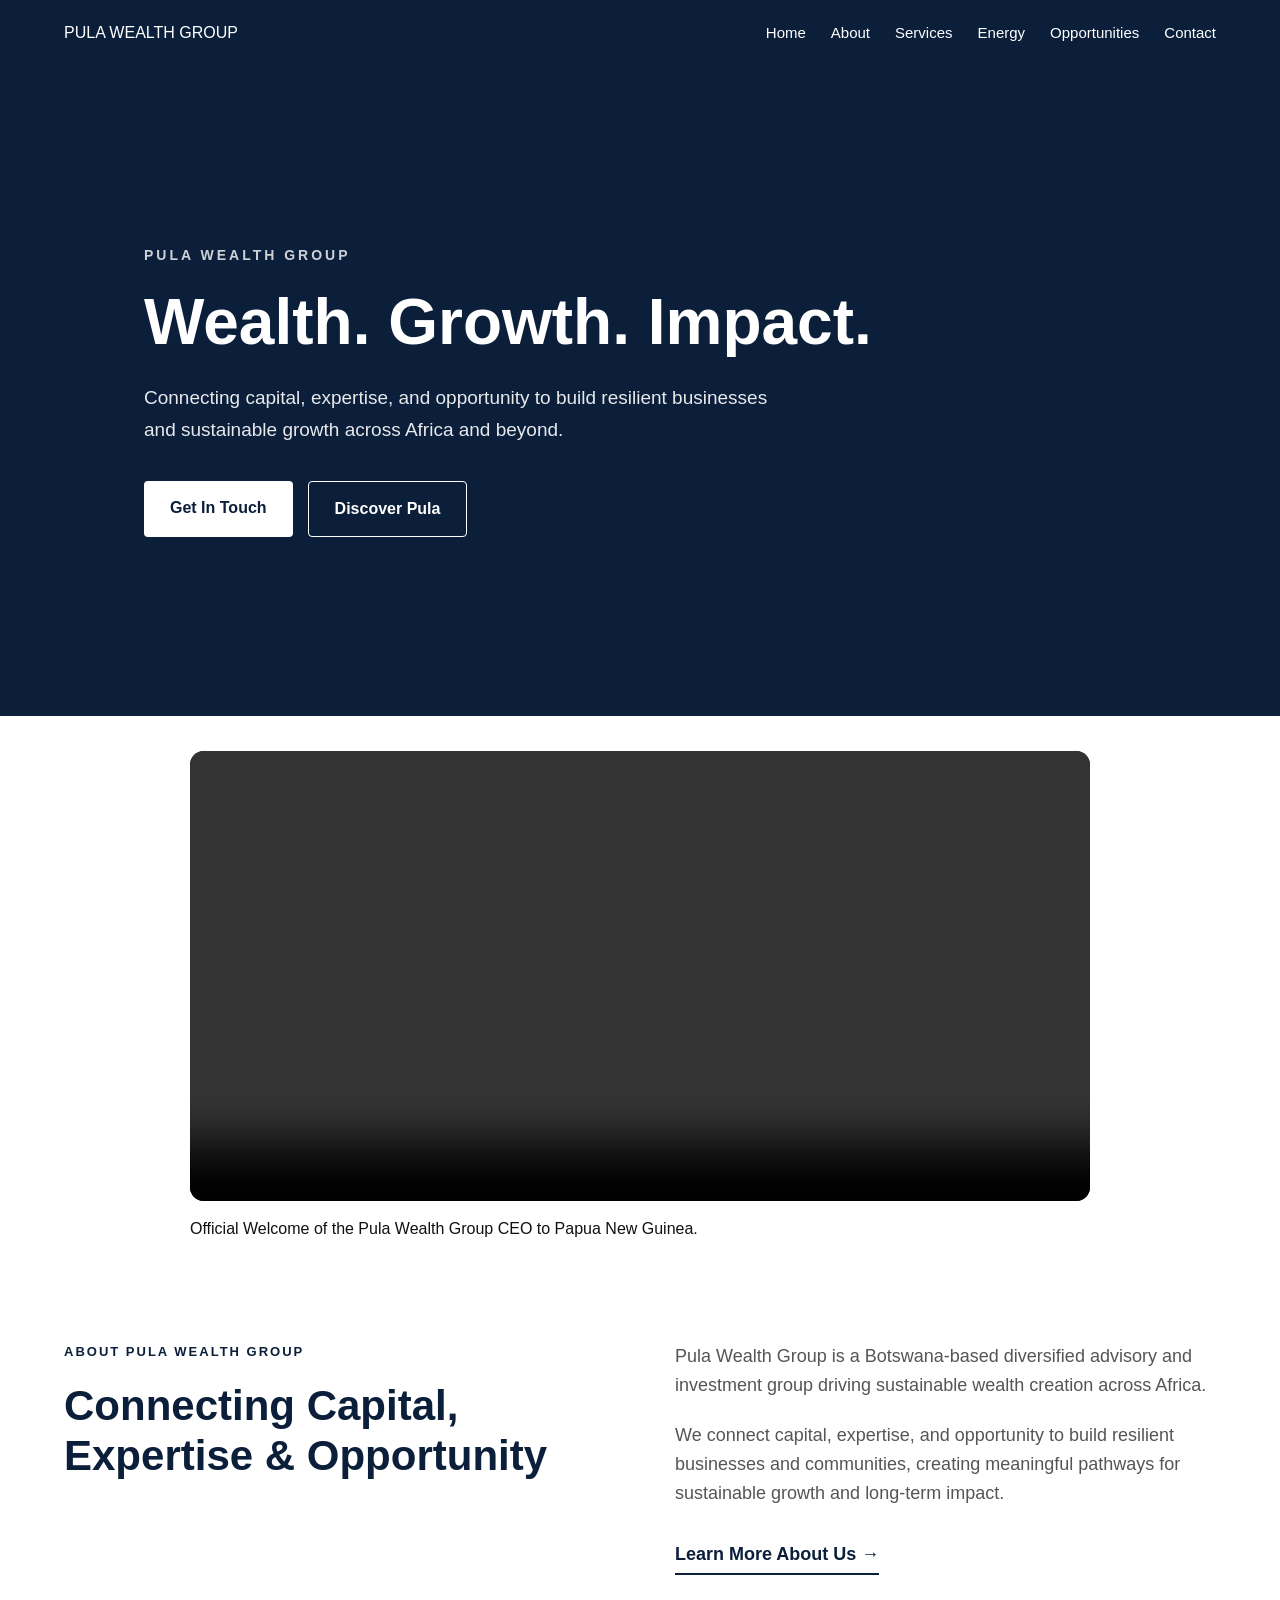
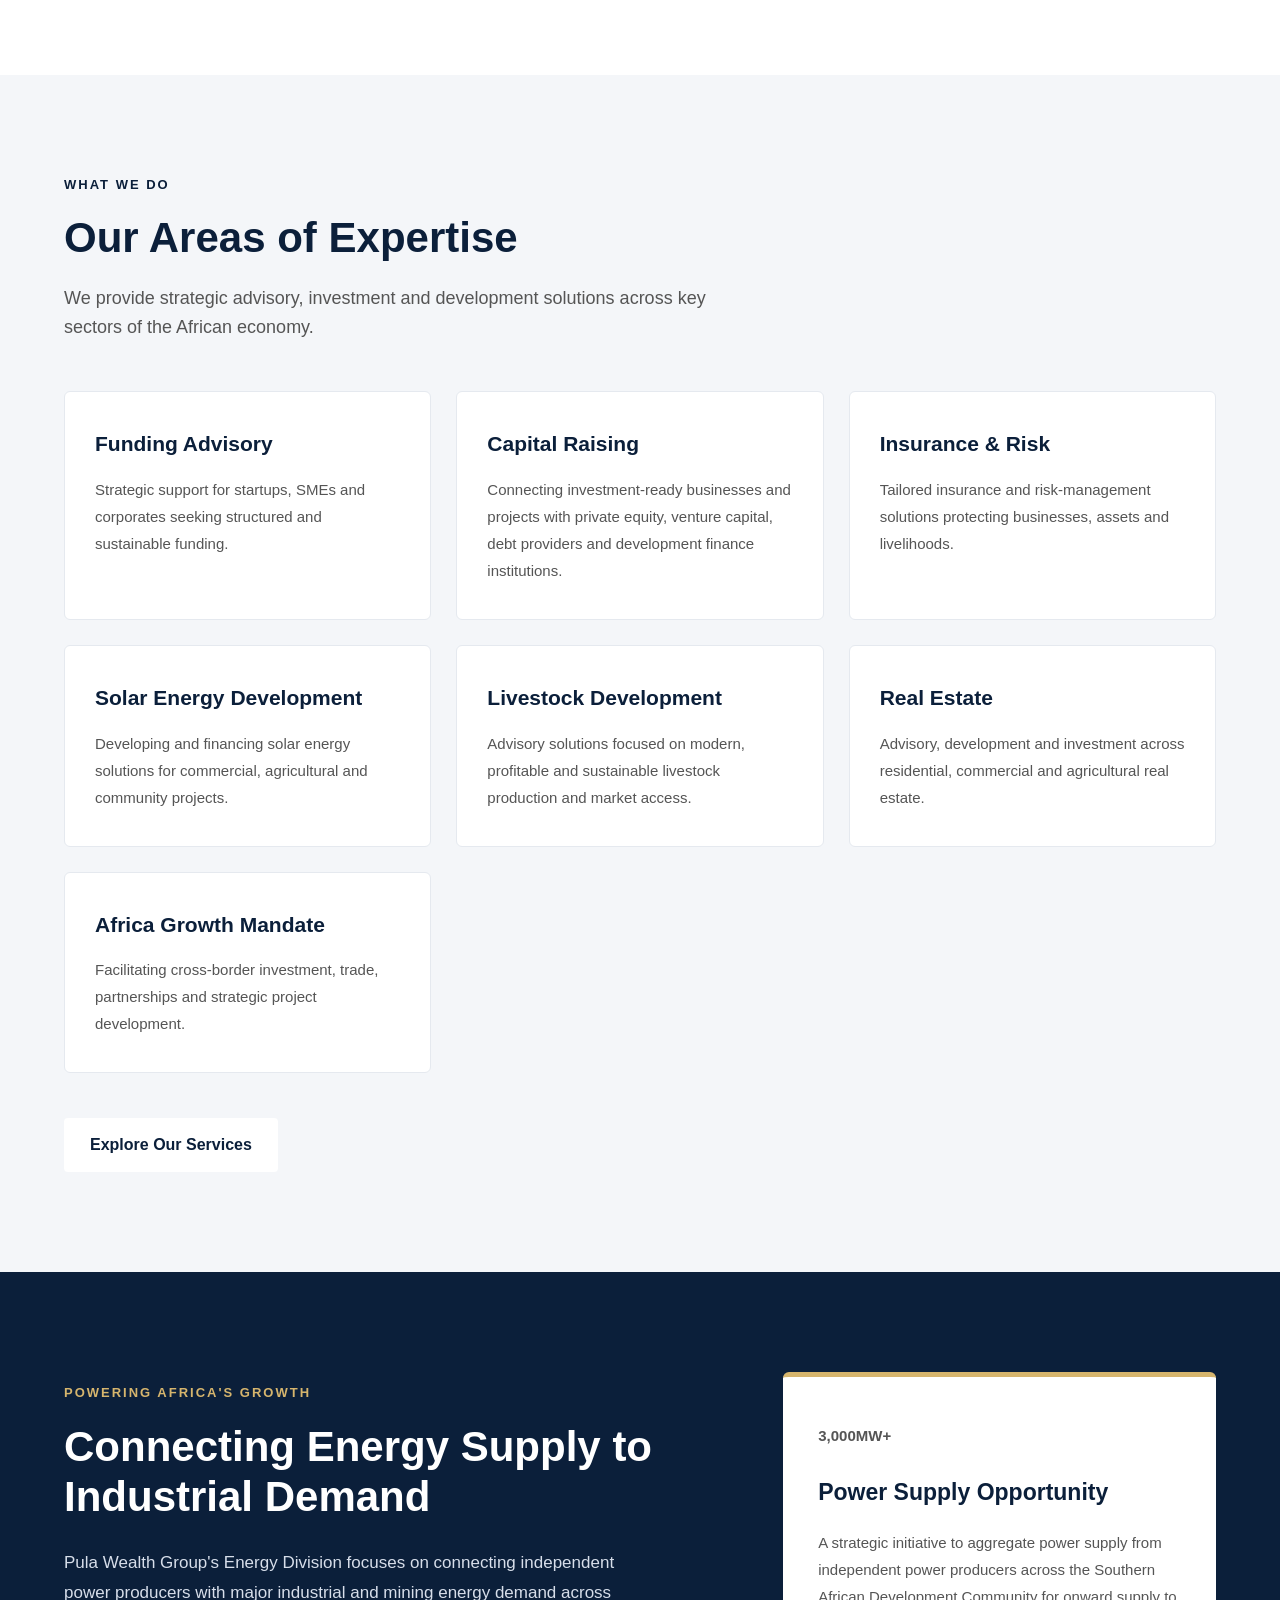
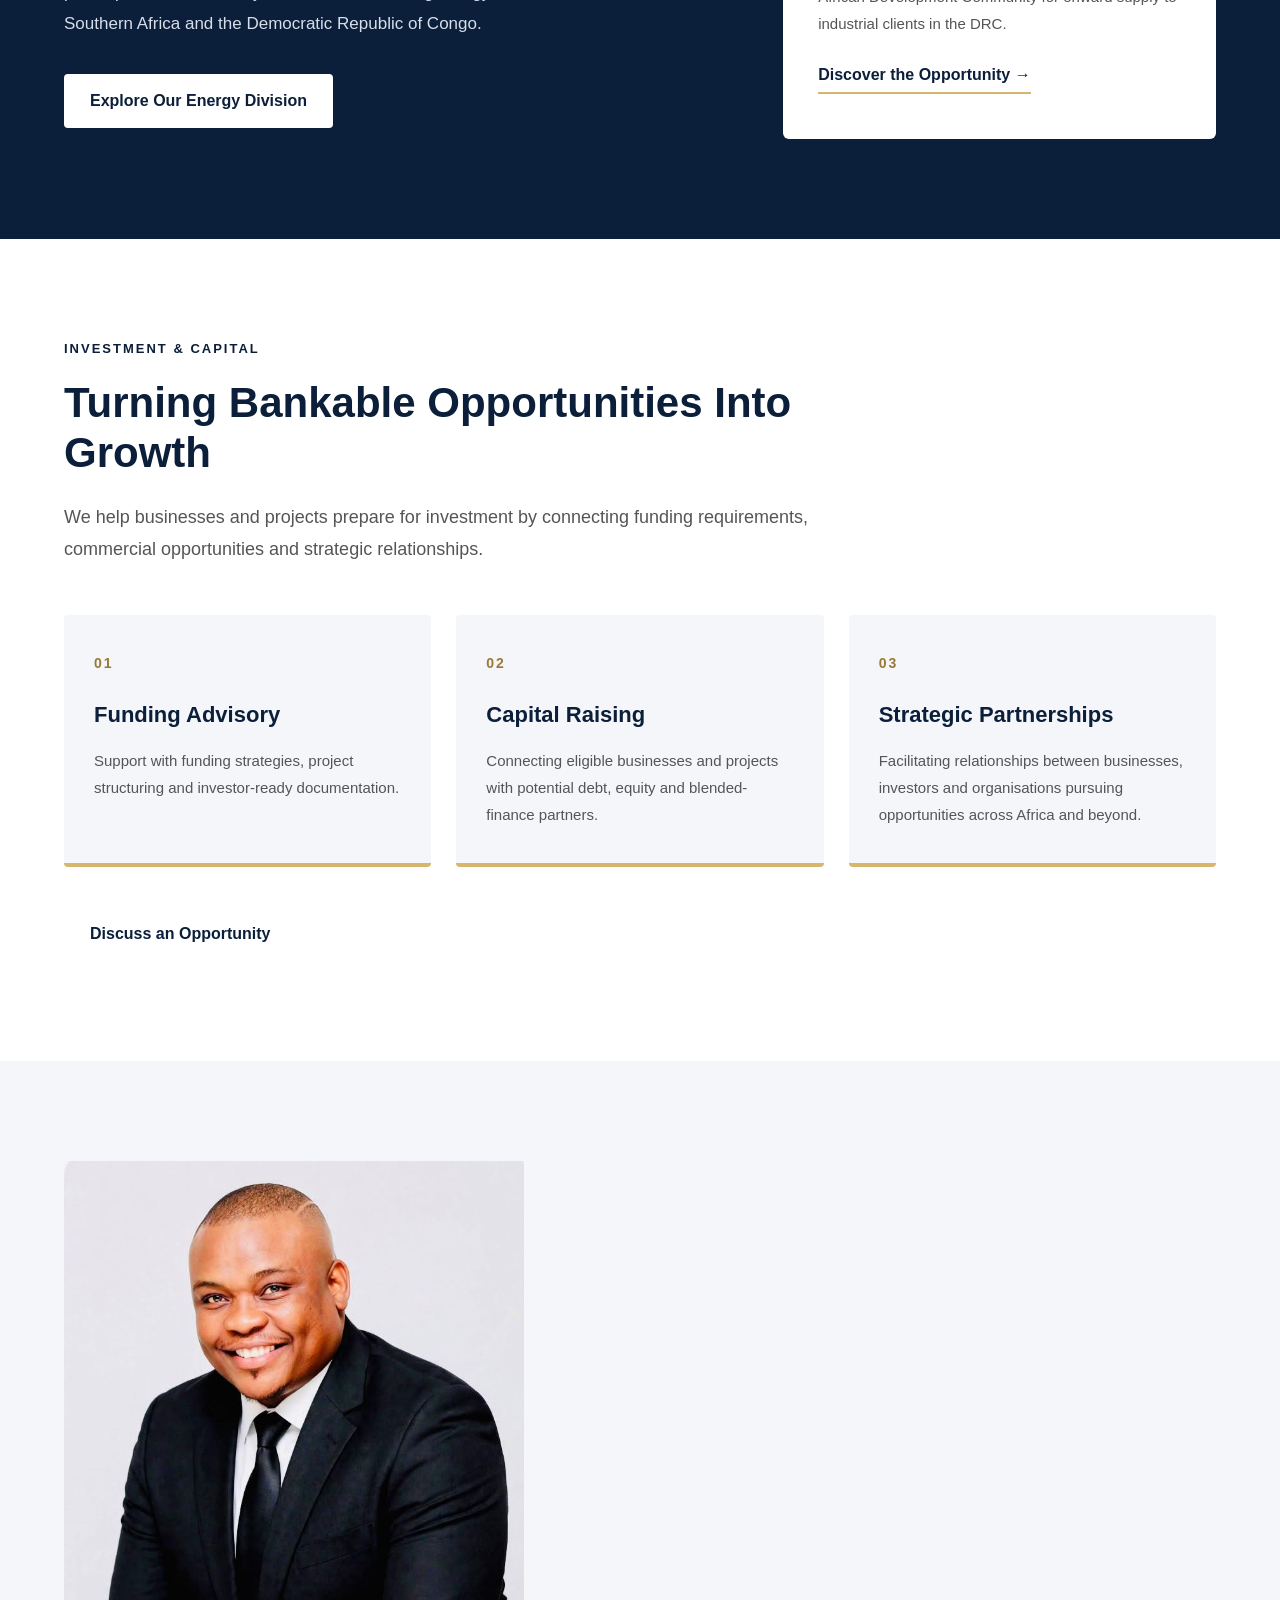
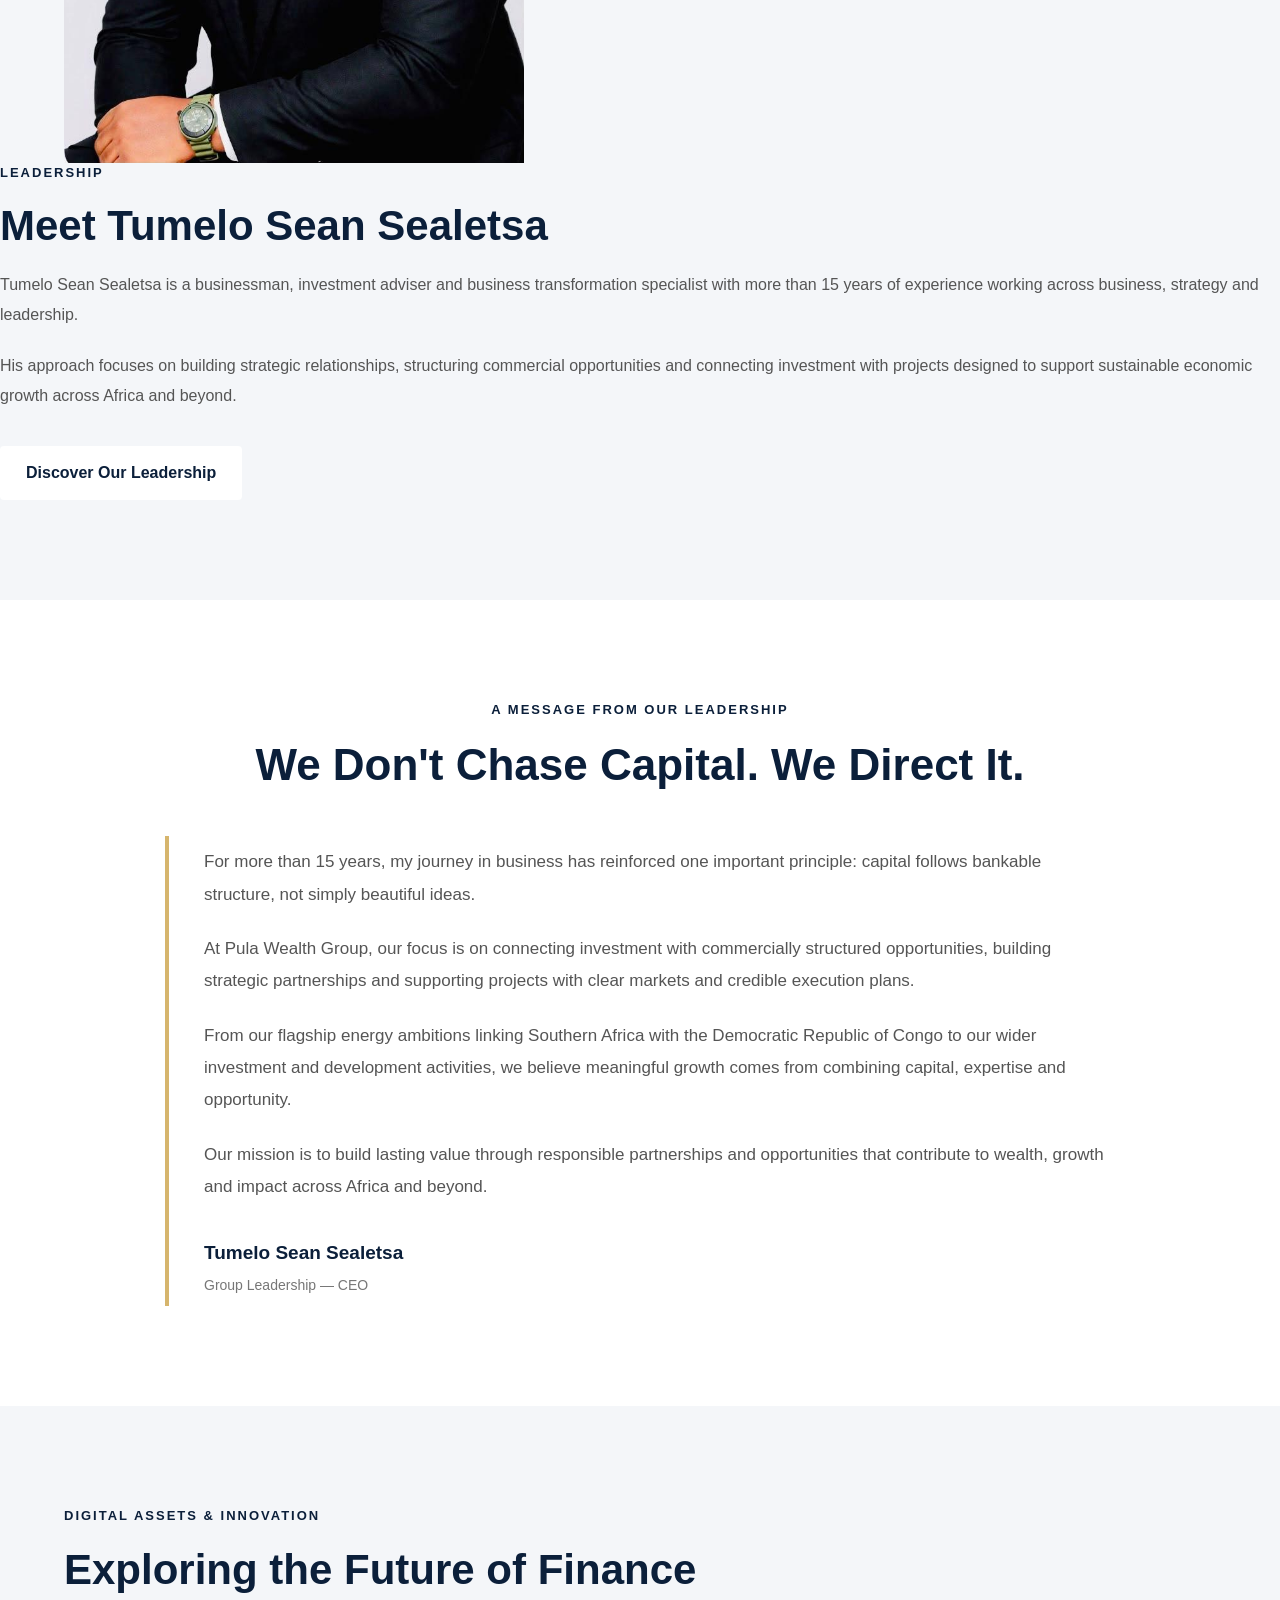
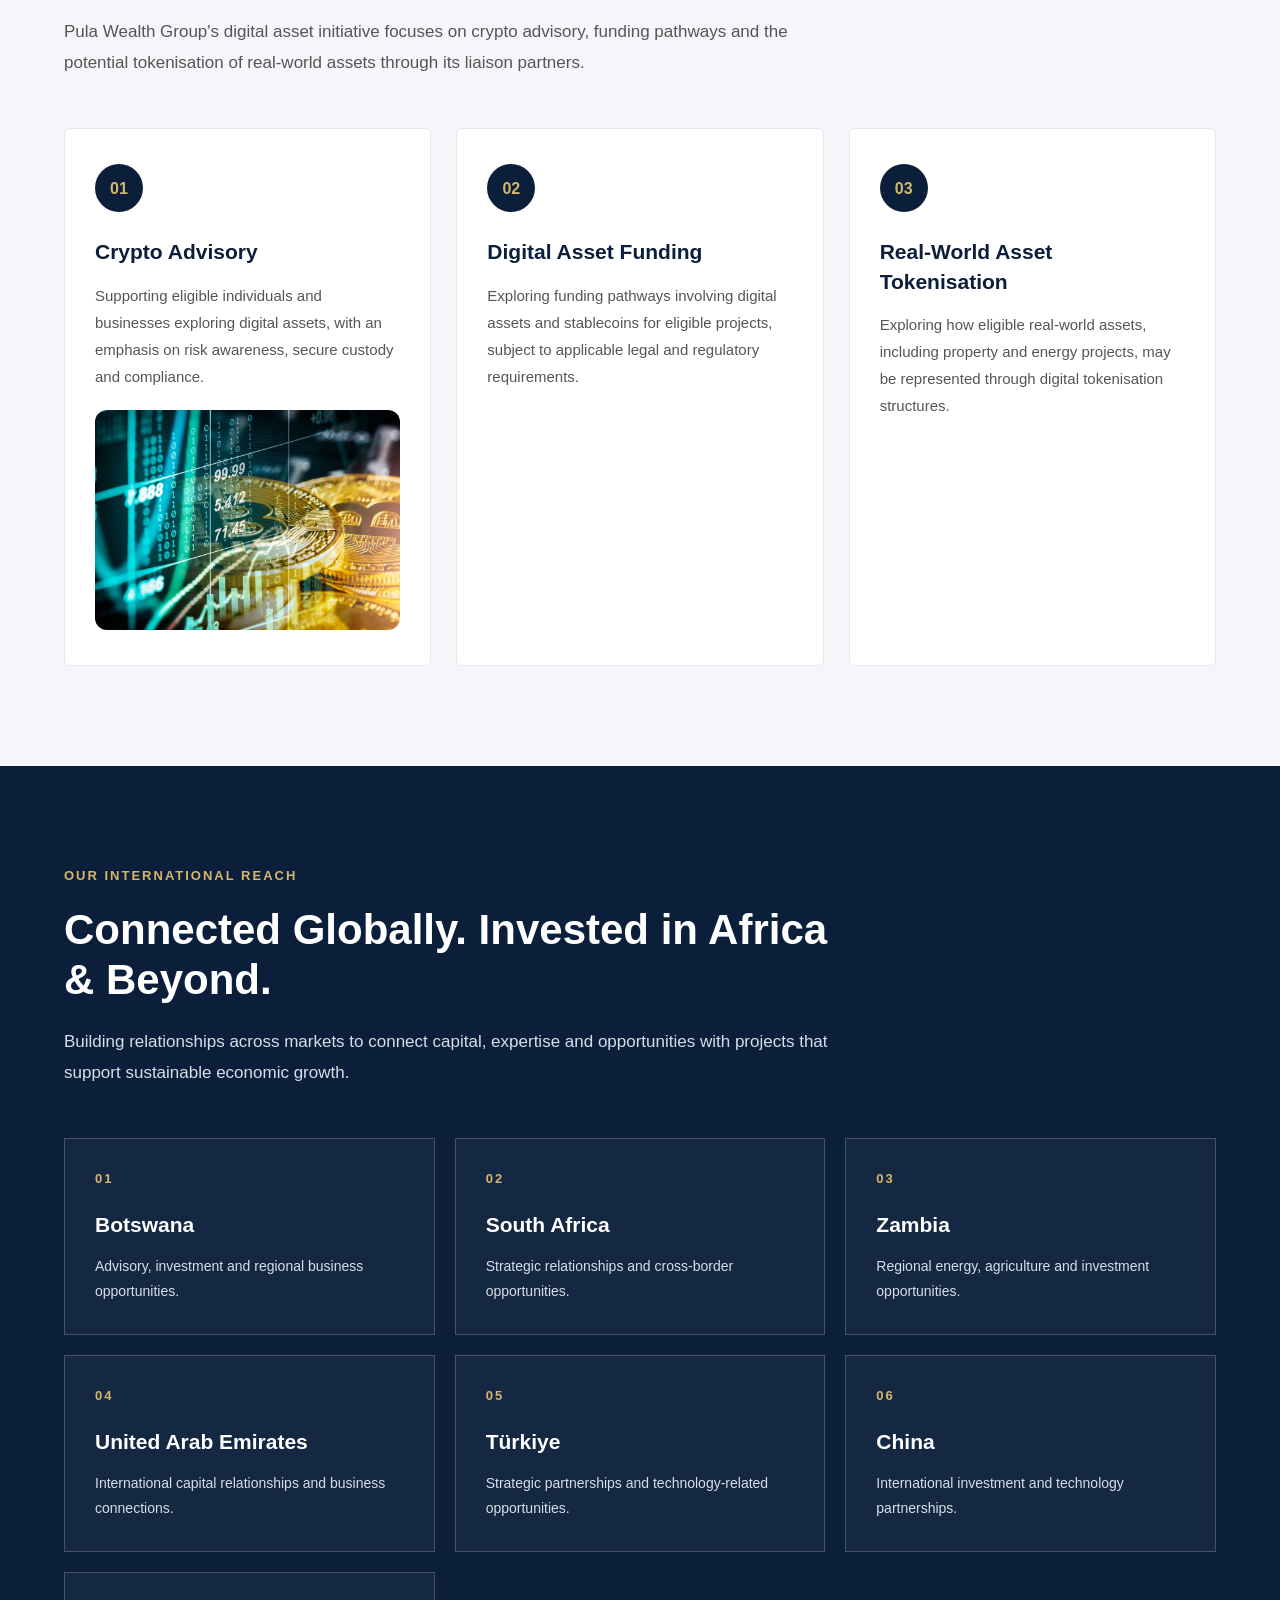
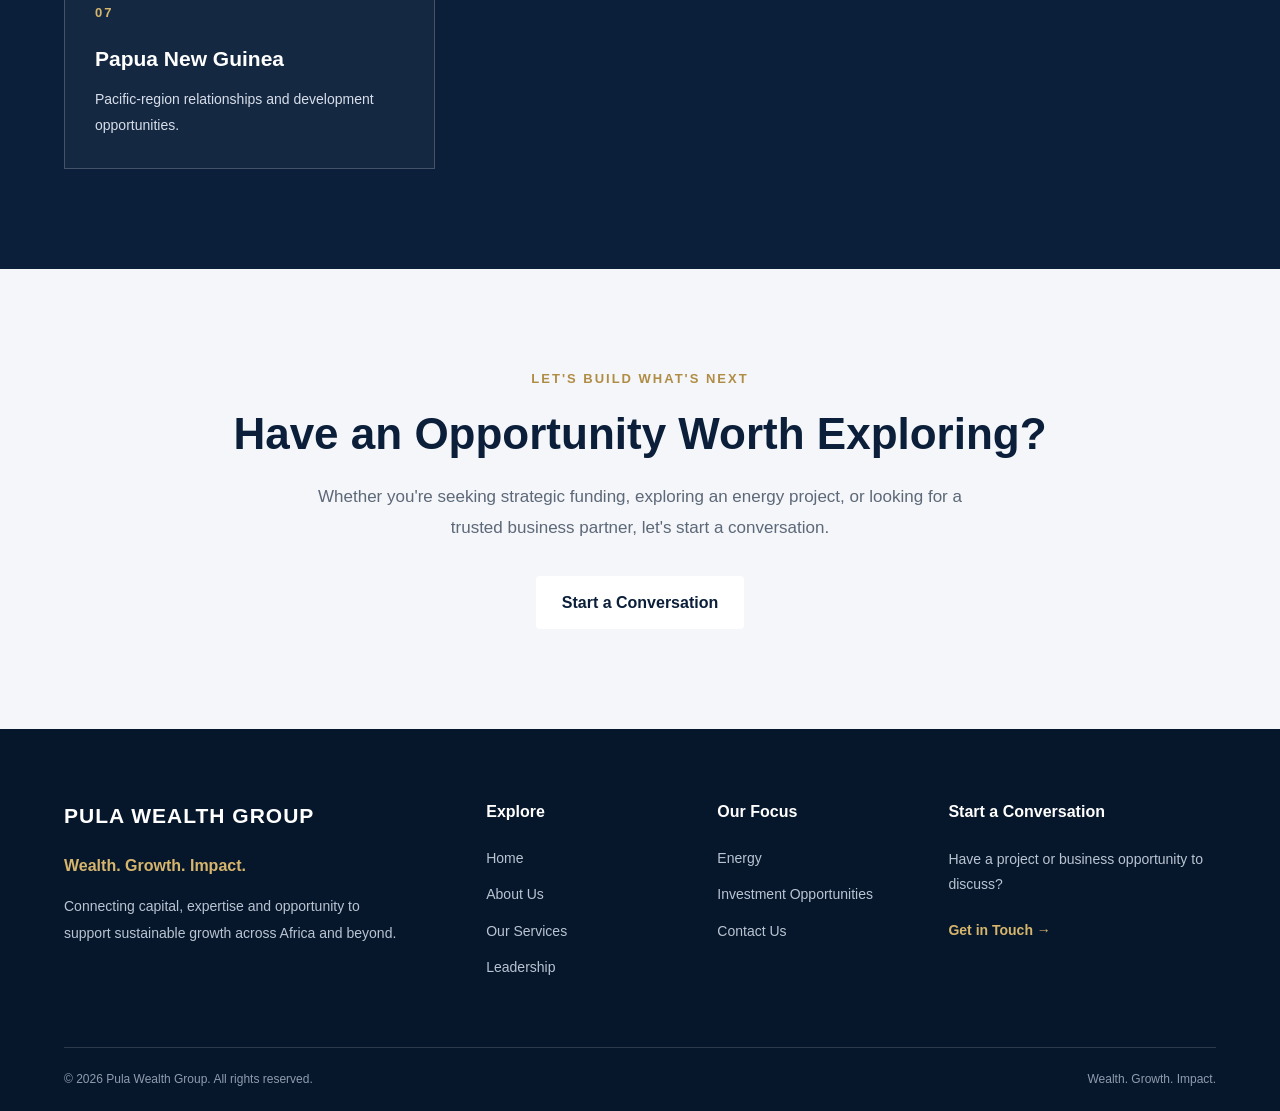
<file: index.html>
<!DOCTYPE html> 
<html lang="en">
<head>
    <meta charset="UTF-8"> 
    <meta name="viewport" content="width=device-width, initial-scale=1.0">
    
    <title>Pula Wealth Group</title>
    <link rel="icon" type="image/svg+xml" href="images/favicon.svg">

    <link rel="stylesheet" href="css/style.css"> 
</head>

<body>

    <header class="site-header"> 
       <div class="container nav-container">

          <a href="index.html" class="logo">
             PULA WEALTH GROUP
          </a>

          <nav class="main-nav">
               <a href="index.html">Home</a>
               <a href="about.html">About</a>
               <a href="services.html">Services</a>
               <a href="energy.html">Energy</a>
               <a href="opportunities.html">Opportunities</a>
               <a href="contact.html">Contact</a>
          </nav>

        </div>
    </header>

    <section class="hero">

        <div class="container hero-content">
            <div class="hero-text">
                <p class="hero-label">PULA WEALTH GROUP</p>

                <h1>Wealth. Growth. Impact.</h1>

                <p class="hero-description">
                    Connecting capital, expertise, and opportunity to build
                    resilient businesses and sustainable growth across Africa
                    and beyond.
                </p>

                <div class="hero-buttons"> 
                     <a href="contact.html" class="btn btn-primary">
                        Get In Touch
                     </a>

                     <a href="about.html" class="btn btn-secondary">
                        Discover Pula
                     </a>
                </div>
            </section>

            <!-- OFFICIAL WELCOME TO PAPUA NEW GUINEA VIDEO -->
<div class="about-leadership-video">
    <video controls playsinline preload="metadata">
        <source src="videos/video%208.mp4" type="video/mp4">
        Your browser does not support HTML video.
    </video>

    <p class="photo-caption">
        Official Welcome of the Pula Wealth Group CEO
        to Papua New Guinea.
    </p>
</div>

                <section class="intro-section">

        <div class="container intro-content">

            <div class="intro-heading">
                <p class="section-label">ABOUT PULA WEALTH GROUP</p>

                <h2>Connecting Capital, Expertise & Opportunity</h2>
            </div>

            <div class="intro-text">
                <p>
                    Pula Wealth Group is a Botswana-based diversified advisory
                    and investment group driving sustainable wealth creation
                    across Africa.
                </p>

                <p>
                    We connect capital, expertise, and opportunity to build
                    resilient businesses and communities, creating meaningful
                    pathways for sustainable growth and long-term impact.
                </p>

                <a href="about.html" class="text-link">
                    Learn More About Us →
                </a>
            </div>

        </div>

    </section>

        <section class="services-section">

        <div class="container">

            <div class="services-heading">
                <p class="section-label">WHAT WE DO</p>

                <h2>Our Areas of Expertise</h2>

                <p>
                    We provide strategic advisory, investment and development
                    solutions across key sectors of the African economy.
                </p>
            </div>

            <div class="services-grid">

                <div class="service-card">
                    <h3>Funding Advisory</h3>
                    <p>
                        Strategic support for startups, SMEs and corporates
                        seeking structured and sustainable funding.
                    </p>
                </div>

                <div class="service-card">
                    <h3>Capital Raising</h3>
                    <p>
                        Connecting investment-ready businesses and projects
                        with private equity, venture capital, debt providers
                        and development finance institutions.
                    </p>
                </div>

                <div class="service-card">
                    <h3>Insurance & Risk</h3>
                    <p>
                        Tailored insurance and risk-management solutions
                        protecting businesses, assets and livelihoods.
                    </p>
                </div>

                <div class="service-card">
                    <h3>Solar Energy Development</h3>
                    <p>
                        Developing and financing solar energy solutions for
                        commercial, agricultural and community projects.
                    </p>
                </div>

                <div class="service-card">
                    <h3>Livestock Development</h3>
                    <p>
                        Advisory solutions focused on modern, profitable and
                        sustainable livestock production and market access.
                    </p>
                </div>

                <div class="service-card">
                    <h3>Real Estate</h3>
                    <p>
                        Advisory, development and investment across residential,
                        commercial and agricultural real estate.
                    </p>
                </div>

                <div class="service-card">
                    <h3>Africa Growth Mandate</h3>
                    <p>
                        Facilitating cross-border investment, trade,
                        partnerships and strategic project development.
                    </p>
                </div>

            </div>

            <div class="services-button">
                <a href="services.html" class="btn btn-primary">
                    Explore Our Services
                </a>
            </div>

        </div>

    </section>

        <!-- ENERGY DIVISION -->

    <section class="energy-section">

        <div class="container energy-container">

            <div class="energy-content">

                <p class="section-label">POWERING AFRICA'S GROWTH</p>

                <h2>Connecting Energy Supply to Industrial Demand</h2>

                <p class="energy-description">
                    Pula Wealth Group's Energy Division focuses on connecting
                    independent power producers with major industrial and
                    mining energy demand across Southern Africa and the
                    Democratic Republic of Congo.
                </p>

                <a href="energy.html" class="btn btn-primary">
                    Explore Our Energy Division
                </a>

            </div>

            <div class="energy-highlight">

                <p class="energy-number">3,000MW+</p>

                <h3>Power Supply Opportunity</h3>

                <p>
                    A strategic initiative to aggregate power supply from
                    independent power producers across the Southern African
                    Development Community for onward supply to industrial
                    clients in the DRC.
                </p>

                <a href="opportunities.html" class="energy-link">
                    Discover the Opportunity →
                </a>

            </div>

        </div>

    </section>

        <!-- INVESTMENT AND CAPITAL RAISING -->

    <section class="investment-section">

        <div class="container investment-container">

            <div class="investment-heading">

                <p class="section-label">INVESTMENT & CAPITAL</p>

                <h2>Turning Bankable Opportunities Into Growth</h2>

                <p>
                    We help businesses and projects prepare for investment by
                    connecting funding requirements, commercial opportunities
                    and strategic relationships.
                </p>

            </div>

            <div class="investment-grid">

                <div class="investment-card">

                    <span class="investment-number">01</span>

                    <h3>Funding Advisory</h3>

                    <p>
                        Support with funding strategies, project structuring
                        and investor-ready documentation.
                    </p>

                </div>

                <div class="investment-card">

                    <span class="investment-number">02</span>

                    <h3>Capital Raising</h3>

                    <p>
                        Connecting eligible businesses and projects with
                        potential debt, equity and blended-finance partners.
                    </p>

                </div>

                <div class="investment-card">

                    <span class="investment-number">03</span>

                    <h3>Strategic Partnerships</h3>

                    <p>
                        Facilitating relationships between businesses,
                        investors and organisations pursuing opportunities
                        across Africa and beyond.
                    </p>

                </div>

            </div>

            <div class="investment-action">

                <a href="contact.html" class="btn btn-primary">
                    Discuss an Opportunity
                </a>

            </div>

        </div>

    </section>

        <!-- LEADERSHIP SECTION -->

    <section class="leadership-section">

        <div class="container leadership-container">

            <div class="leader-image-placeholder">
    <img src="images/tumelo-sean-sealetsa.jpeg" alt="Tumelo Sean Sealetsa, Pula Wealth Group leader">
</div>
          </div>

            <div class="leadership-content">

                <p class="section-label">LEADERSHIP</p>

                <h2>Meet Tumelo Sean Sealetsa</h2>

              <p>
                     Tumelo Sean Sealetsa is a businessman, investment adviser
                    and business transformation specialist with more than
                    15 years of experience working across business, strategy
                    and leadership.
                 </p>

                 <p>
                     His approach focuses on building strategic relationships,
                    structuring commercial opportunities and connecting
                    investment with projects designed to support sustainable
                    economic growth across Africa and beyond.
                </p>

                <a href="leadership.html" class="btn btn-primary">
                    Discover Our Leadership
                </a>

            </div>

        </div>

    </section>

        <!-- MESSAGE FROM THE CEO -->

    <section class="ceo-message-section">

        <div class="container ceo-message-container">

            <div class="ceo-message-heading">

                <p class="section-label">A MESSAGE FROM OUR LEADERSHIP</p>

                <h2>We Don't Chase Capital. We Direct It.</h2>

            </div>

            <div class="ceo-message-content">

                <p>
                    For more than 15 years, my journey in business has reinforced
                    one important principle: capital follows bankable structure,
                    not simply beautiful ideas.
                </p>

                <p>
                    At Pula Wealth Group, our focus is on connecting investment
                    with commercially structured opportunities, building
                    strategic partnerships and supporting projects with clear
                    markets and credible execution plans.
                </p>

                <p>
                    From our flagship energy ambitions linking Southern Africa
                    with the Democratic Republic of Congo to our wider investment
                    and development activities, we believe meaningful growth
                    comes from combining capital, expertise and opportunity.
                </p>

                <p>
                    Our mission is to build lasting value through responsible
                    partnerships and opportunities that contribute to wealth,
                    growth and impact across Africa and beyond.
                </p>

                <div class="ceo-message-signature">

                    <strong>Tumelo Sean Sealetsa</strong>

                    <span>Group Leadership — CEO</span>

                </div>

            </div>

        </div>

    </section>

        <!-- CRYPTO AND DIGITAL ASSETS -->

    <section class="crypto-section">

        <div class="container crypto-container">

            <div class="crypto-heading">

                <p class="section-label">DIGITAL ASSETS & INNOVATION</p>

                <h2>Exploring the Future of Finance</h2>

                <p>
                    Pula Wealth Group's digital asset initiative focuses on
                    crypto advisory, funding pathways and the potential
                    tokenisation of real-world assets through its liaison
                    partners.
                </p>

            </div>

            <div class="crypto-grid">

                <div class="crypto-card">

                    <div class="crypto-icon">01</div>

                    <h3>Crypto Advisory</h3>

                    <p>
                        Supporting eligible individuals and businesses
                        exploring digital assets, with an emphasis on risk
                        awareness, secure custody and compliance.
                    </p>

                    <img
    src="images/crypto-advisory.jpeg"
    alt="Crypto advisory services"
    class="crypto-advisory-image"
    loading="lazy"
>

                </div>

                <div class="crypto-card">

                    <div class="crypto-icon">02</div>

                    <h3>Digital Asset Funding</h3>

                    <p>
                        Exploring funding pathways involving digital assets
                        and stablecoins for eligible projects, subject to
                        applicable legal and regulatory requirements.
                    </p>

                </div>

                <div class="crypto-card">

                    <div class="crypto-icon">03</div>

                    <h3>Real-World Asset Tokenisation</h3>

                    <p>
                        Exploring how eligible real-world assets, including
                        property and energy projects, may be represented
                        through digital tokenisation structures.
                    </p>

                </div>

            </div>

        </div>

    </section>

        <!-- GLOBAL PRESENCE -->

    <section class="global-section">

        <div class="container">

            <div class="global-heading">

                <p class="section-label">OUR INTERNATIONAL REACH</p>

                <h2>Connected Globally. Invested in Africa & Beyond.</h2>

                <p>
                    Building relationships across markets to connect capital,
                    expertise and opportunities with projects that support
                    sustainable economic growth.
                </p>

            </div>

            <div class="global-grid">

                <div class="global-card">
                    <span class="global-number">01</span>
                    <h3>Botswana</h3>
                    <p>Advisory, investment and regional business opportunities.</p>
                </div>

                <div class="global-card">
                    <span class="global-number">02</span>
                    <h3>South Africa</h3>
                    <p>Strategic relationships and cross-border opportunities.</p>
                </div>

                <div class="global-card">
                    <span class="global-number">03</span>
                    <h3>Zambia</h3>
                    <p>Regional energy, agriculture and investment opportunities.</p>
                </div>

                <div class="global-card">
                    <span class="global-number">04</span>
                    <h3>United Arab Emirates</h3>
                    <p>International capital relationships and business connections.</p>
                </div>

                <div class="global-card">
                    <span class="global-number">05</span>
                    <h3>Türkiye</h3>
                    <p>Strategic partnerships and technology-related opportunities.</p>
                </div>

                <div class="global-card">
                    <span class="global-number">06</span>
                    <h3>China</h3>
                    <p>International investment and technology partnerships.</p>
                </div>

                <div class="global-card">
                    <span class="global-number">07</span>
                    <h3>Papua New Guinea</h3>
                    <p>Pacific-region relationships and development opportunities.</p>
                </div>

            </div>

        </div>

    </section>

    <!-- CONTACT CALL TO ACTION -->
<section class="contact-cta">
    <div class="container contact-cta-content">
        <p class="section-label">LET'S BUILD WHAT'S NEXT</p>

        <h2>Have an Opportunity Worth Exploring?</h2>

        <p>
            Whether you're seeking strategic funding, exploring an energy project,
            or looking for a trusted business partner, let's start a conversation.
        </p>

        <a href="contact.html" class="btn btn-primary">
            Start a Conversation
        </a>
    </div>
</section>

<!-- FOOTER -->
<footer class="site-footer">
    <div class="container footer-grid">

        <div class="footer-brand">
            <a href="index.html" class="footer-logo">PULA WEALTH GROUP</a>

            <p>
                Wealth. Growth. Impact.
            </p>

            <p class="footer-description">
                Connecting capital, expertise and opportunity to support
                sustainable growth across Africa and beyond.
            </p>
        </div>

        <div class="footer-links">
            <h3>Explore</h3>
            <a href="index.html">Home</a>
            <a href="about.html">About Us</a>
            <a href="services.html">Our Services</a>
            <a href="leadership.html">Leadership</a>
        </div>

        <div class="footer-links">
            <h3>Our Focus</h3>
            <a href="energy.html">Energy</a>
            <a href="opportunities.html">Investment Opportunities</a>
            <a href="contact.html">Contact Us</a>
        </div>

        <div class="footer-contact">
            <h3>Start a Conversation</h3>
            <p>Have a project or business opportunity to discuss?</p>
            <a href="contact.html" class="footer-contact-link">
                Get in Touch →
            </a>
        </div>

    </div>

    <div class="container footer-bottom">
        <p>© 2026 Pula Wealth Group. All rights reserved.</p>
        <p>Wealth. Growth. Impact.</p>
    </div>
</footer>

</body>
</html>
</file>
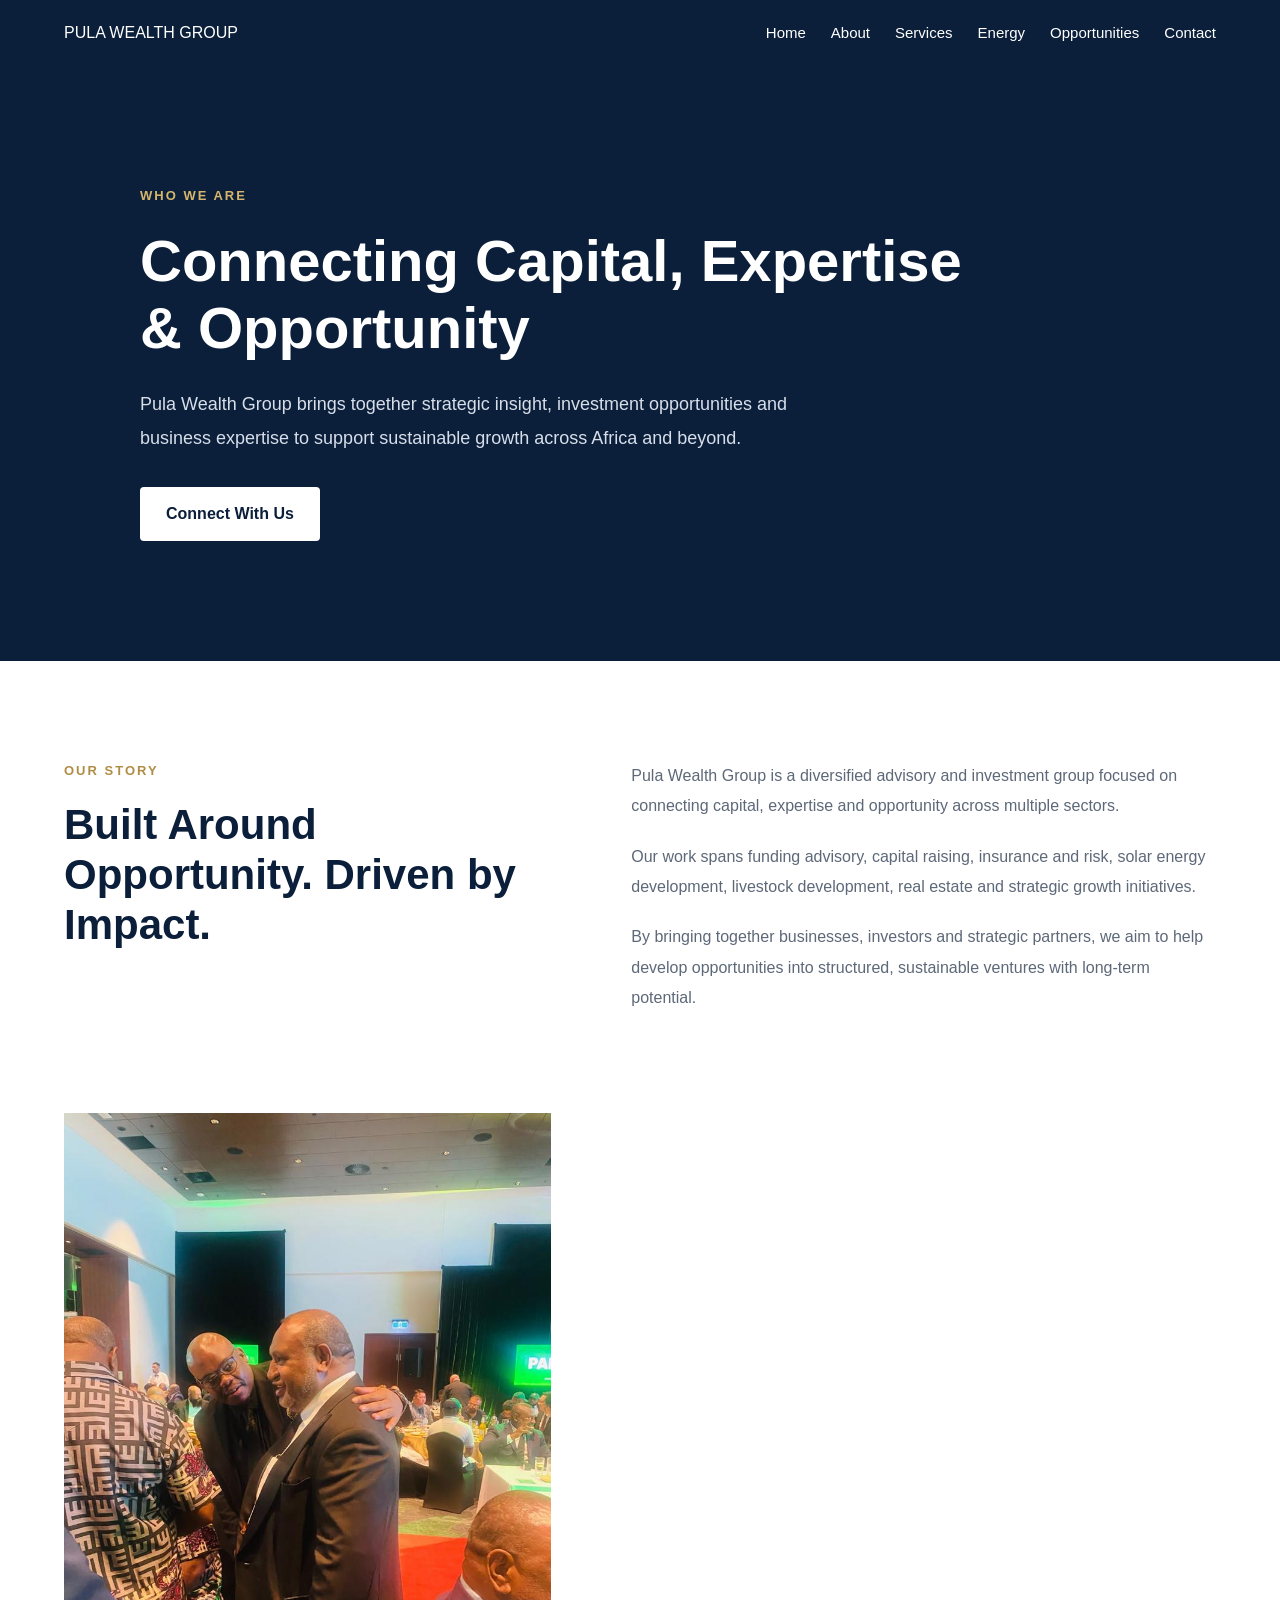
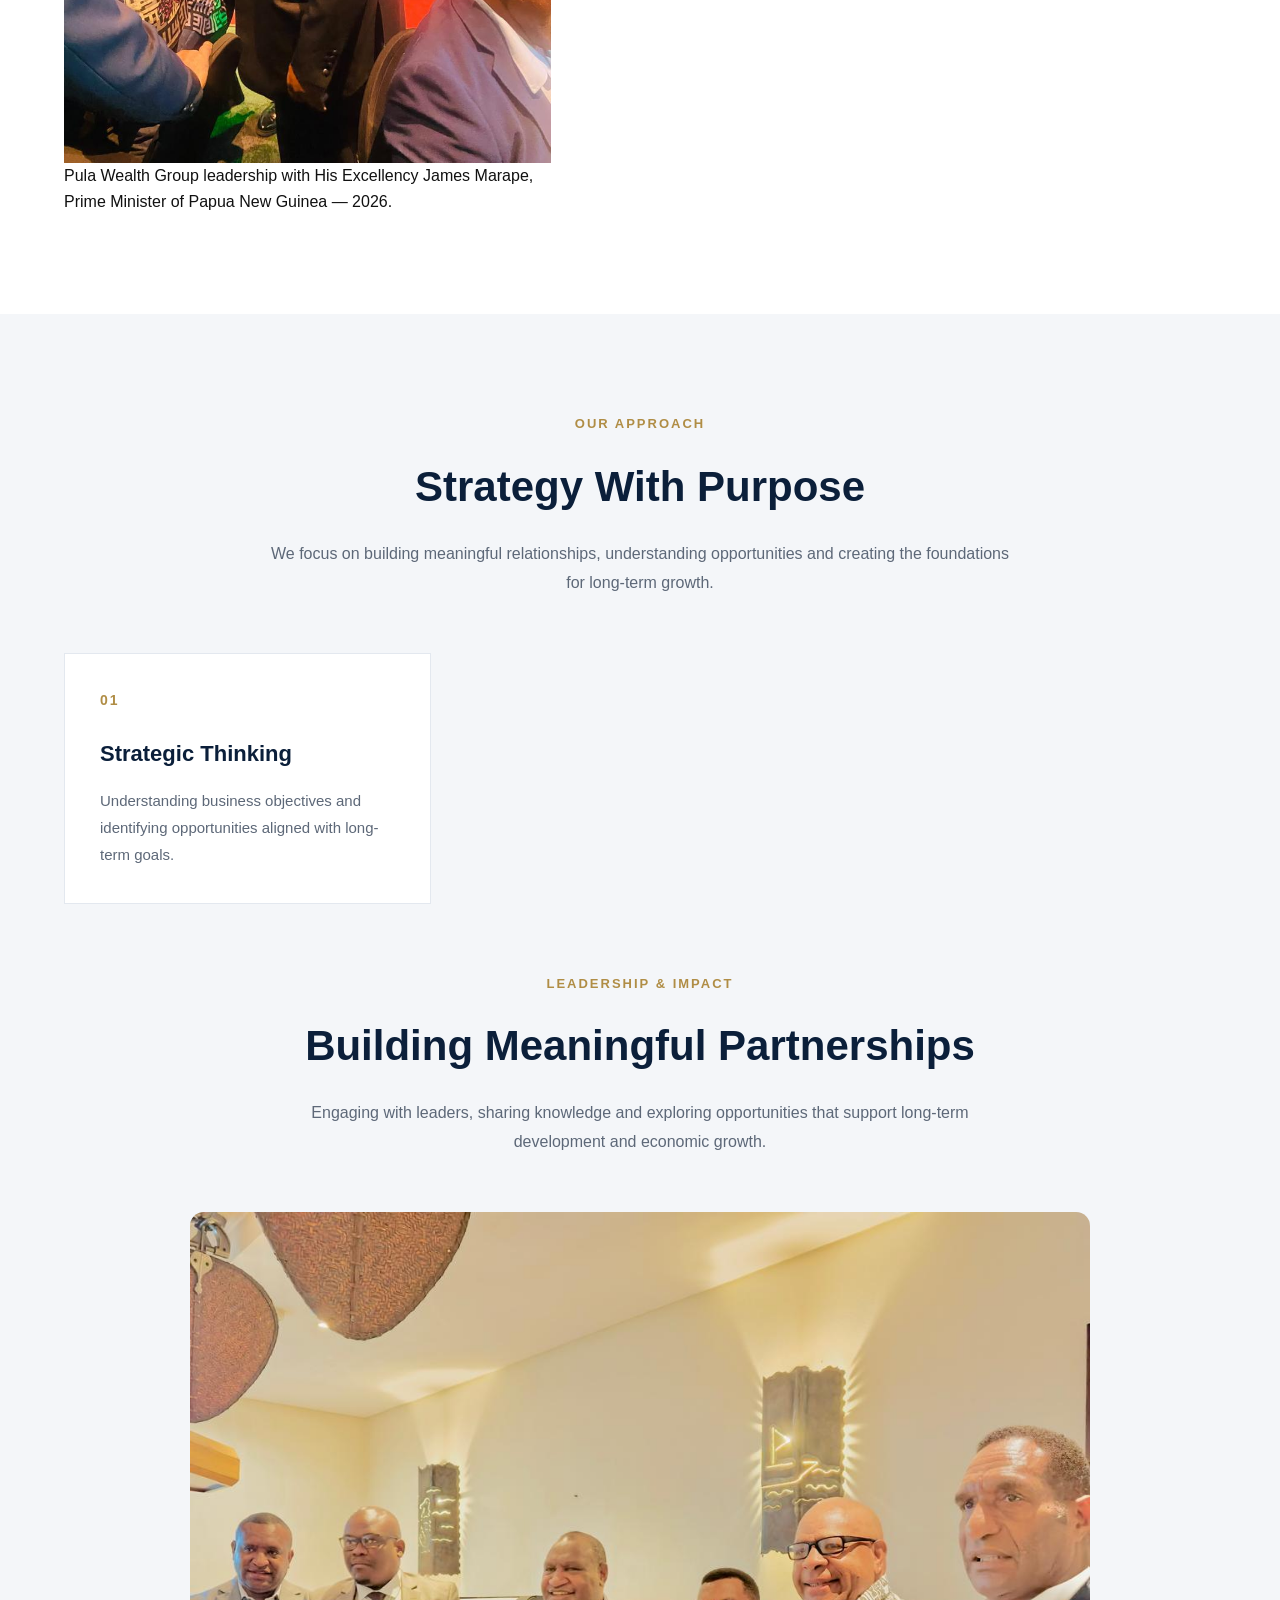
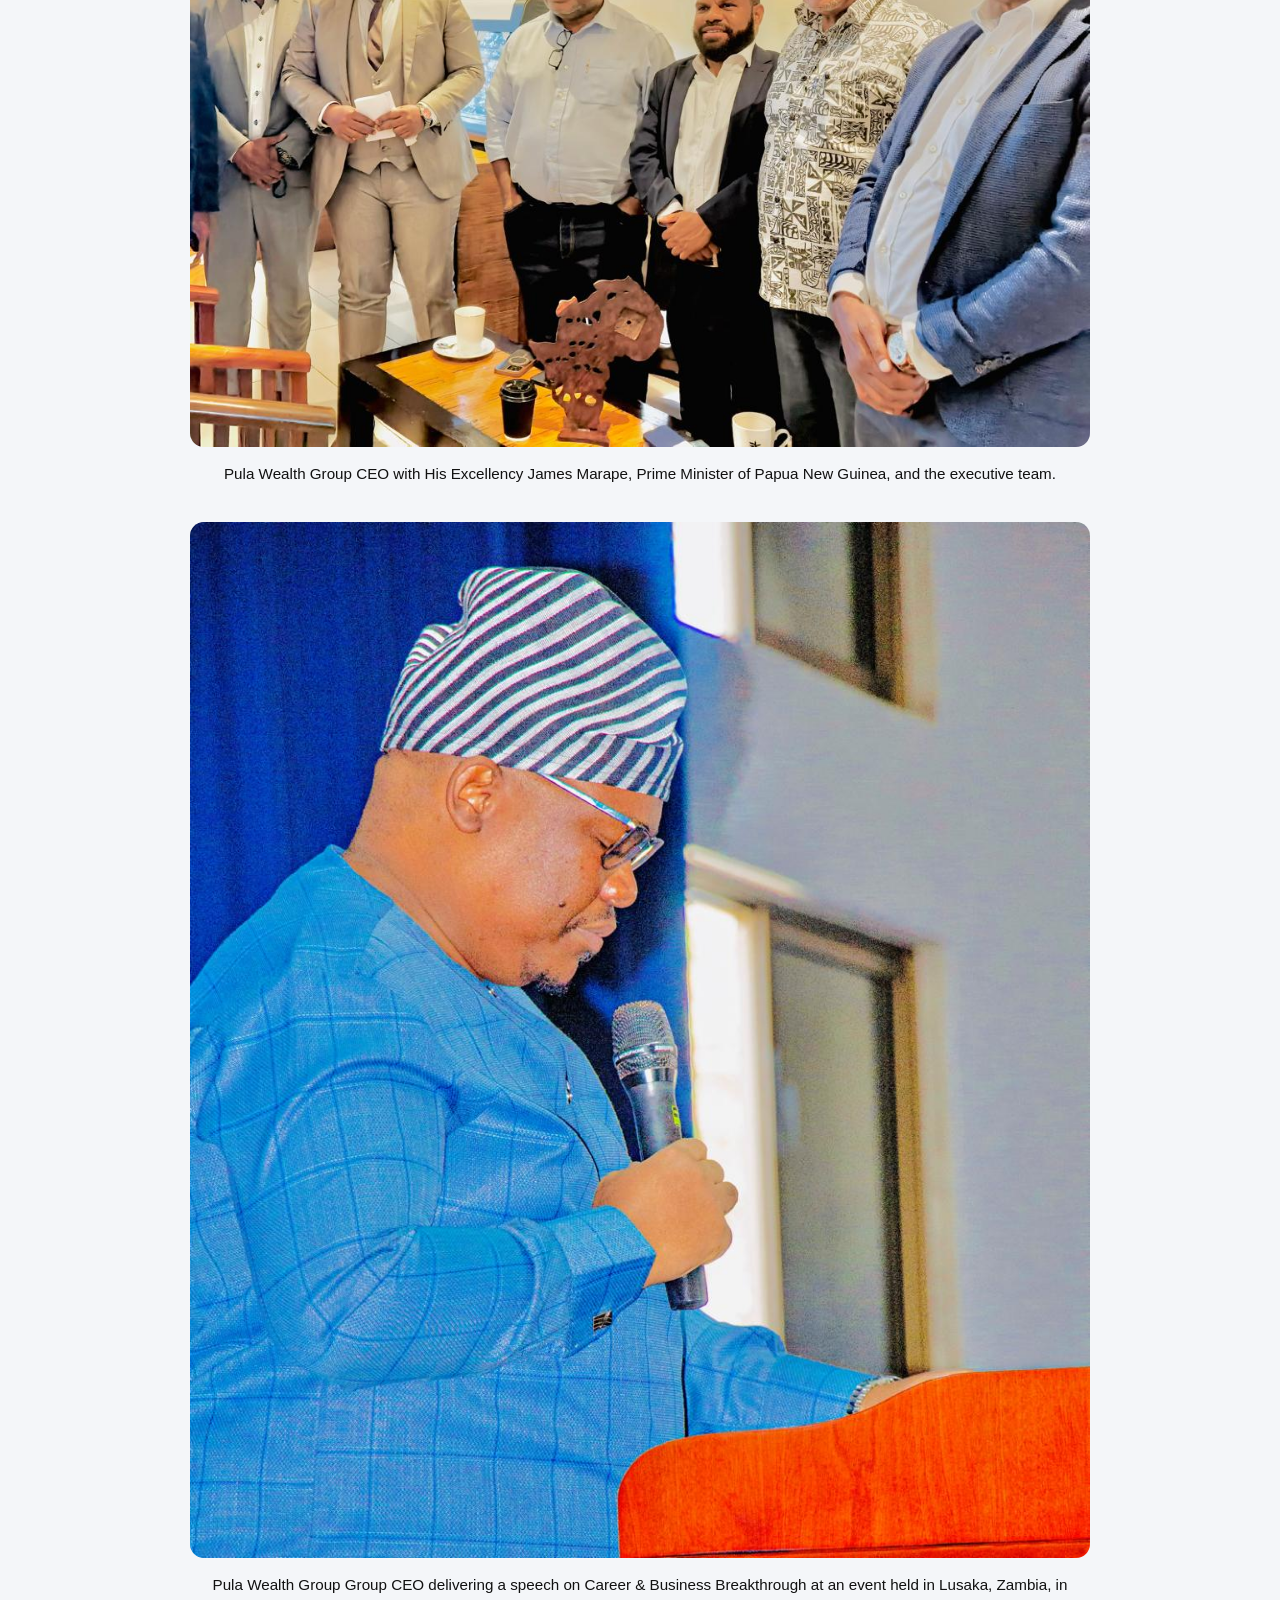
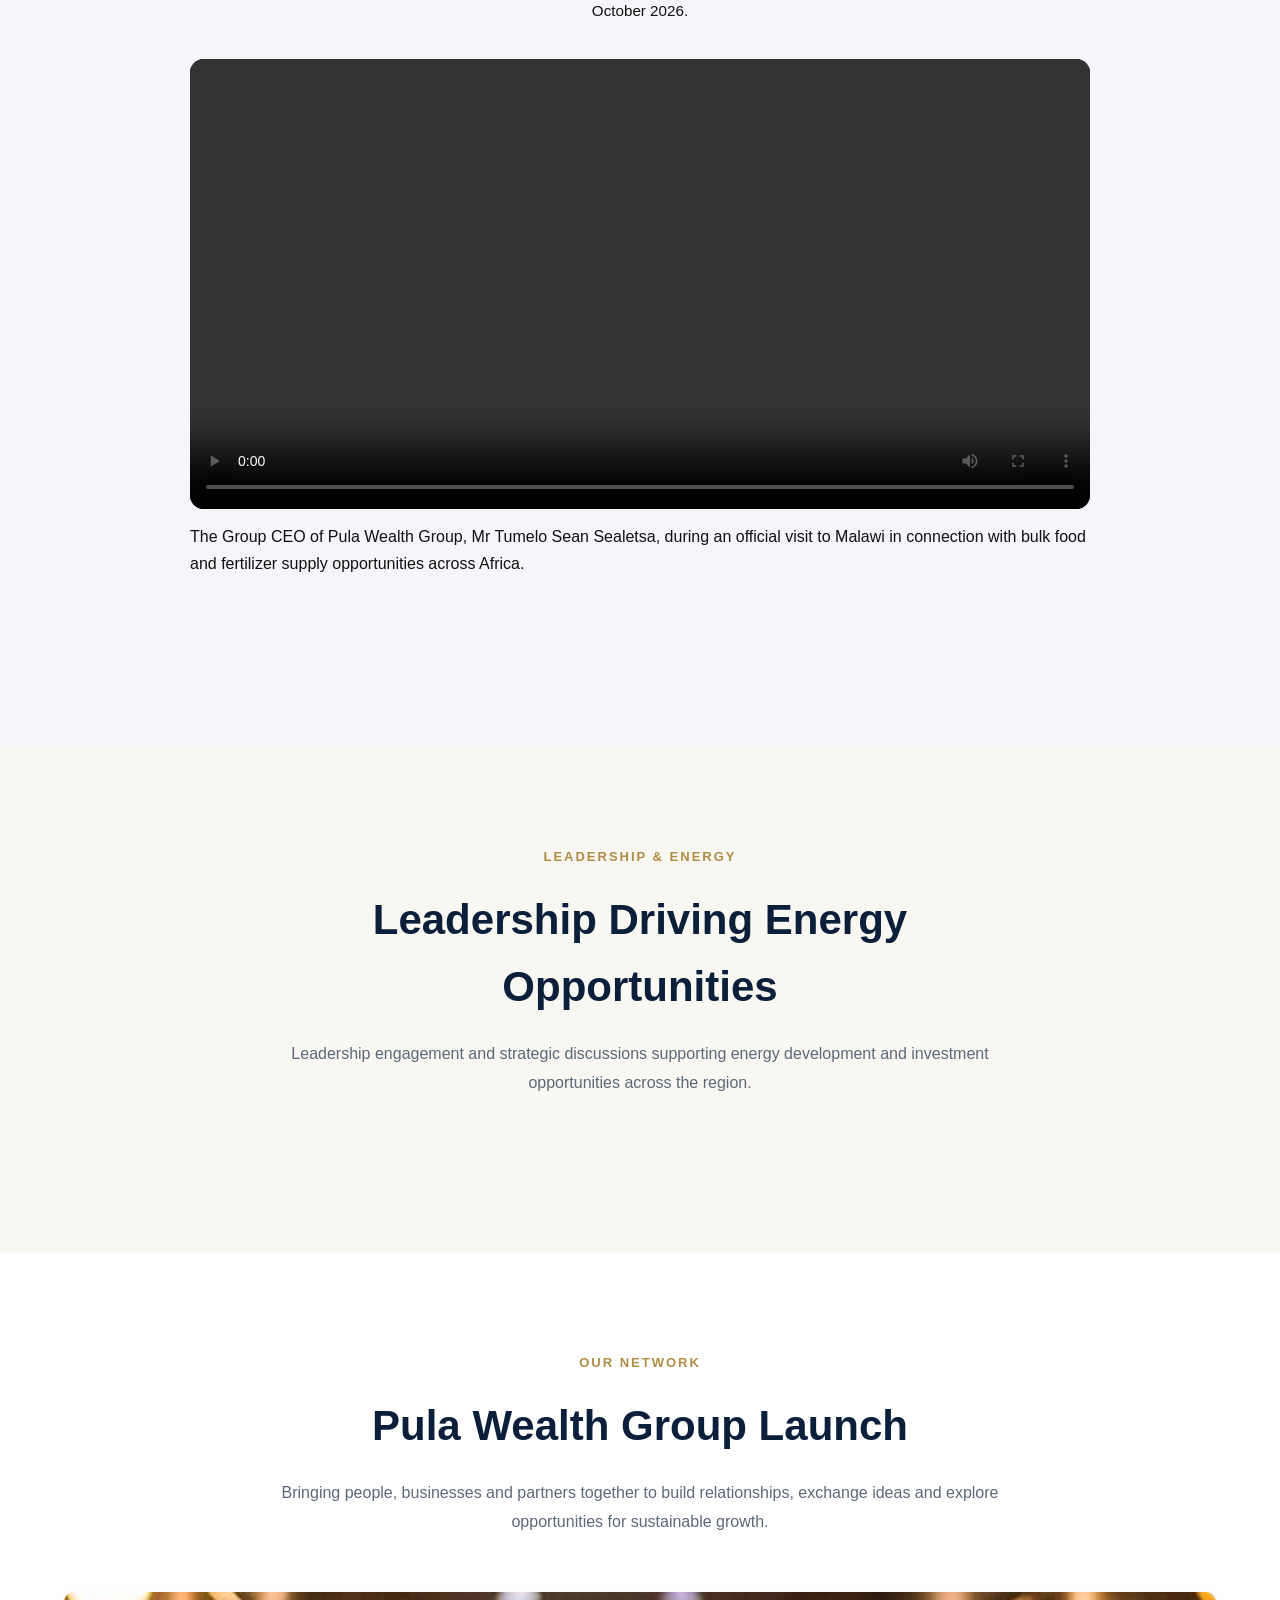
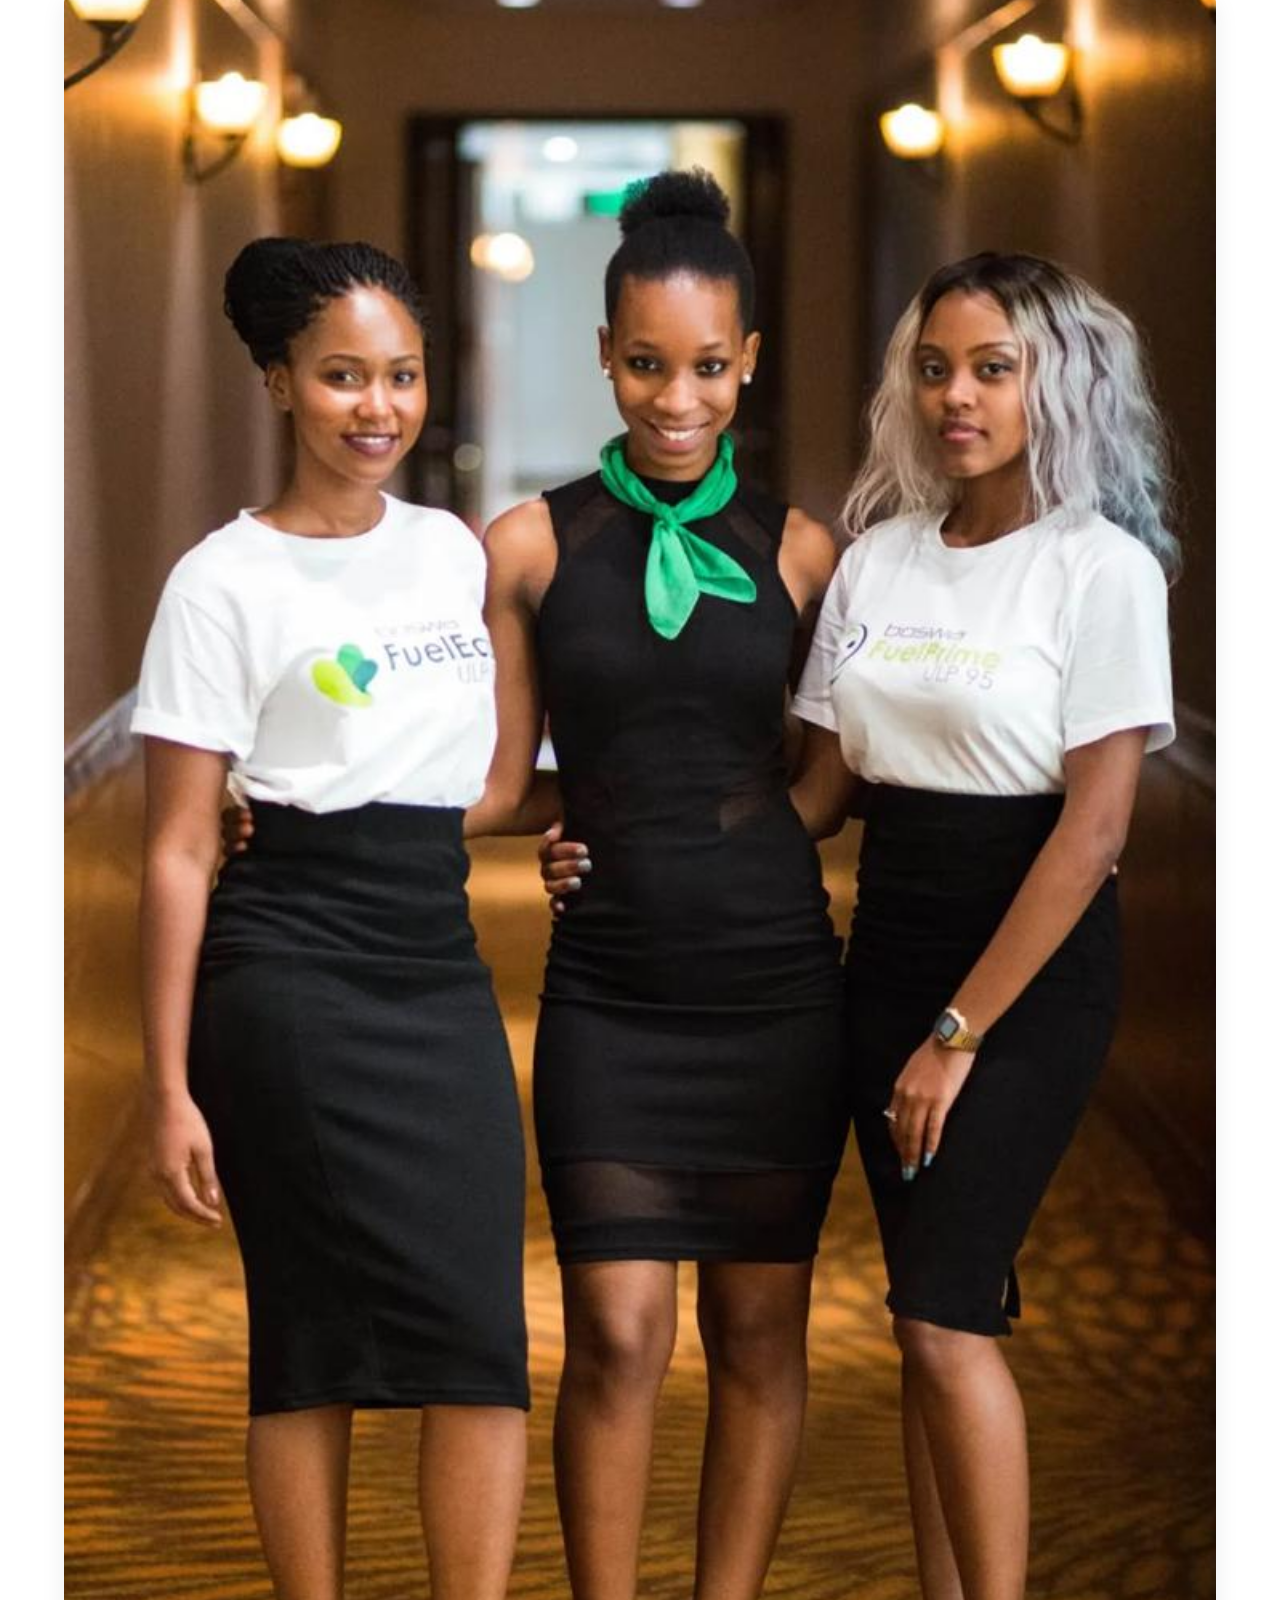
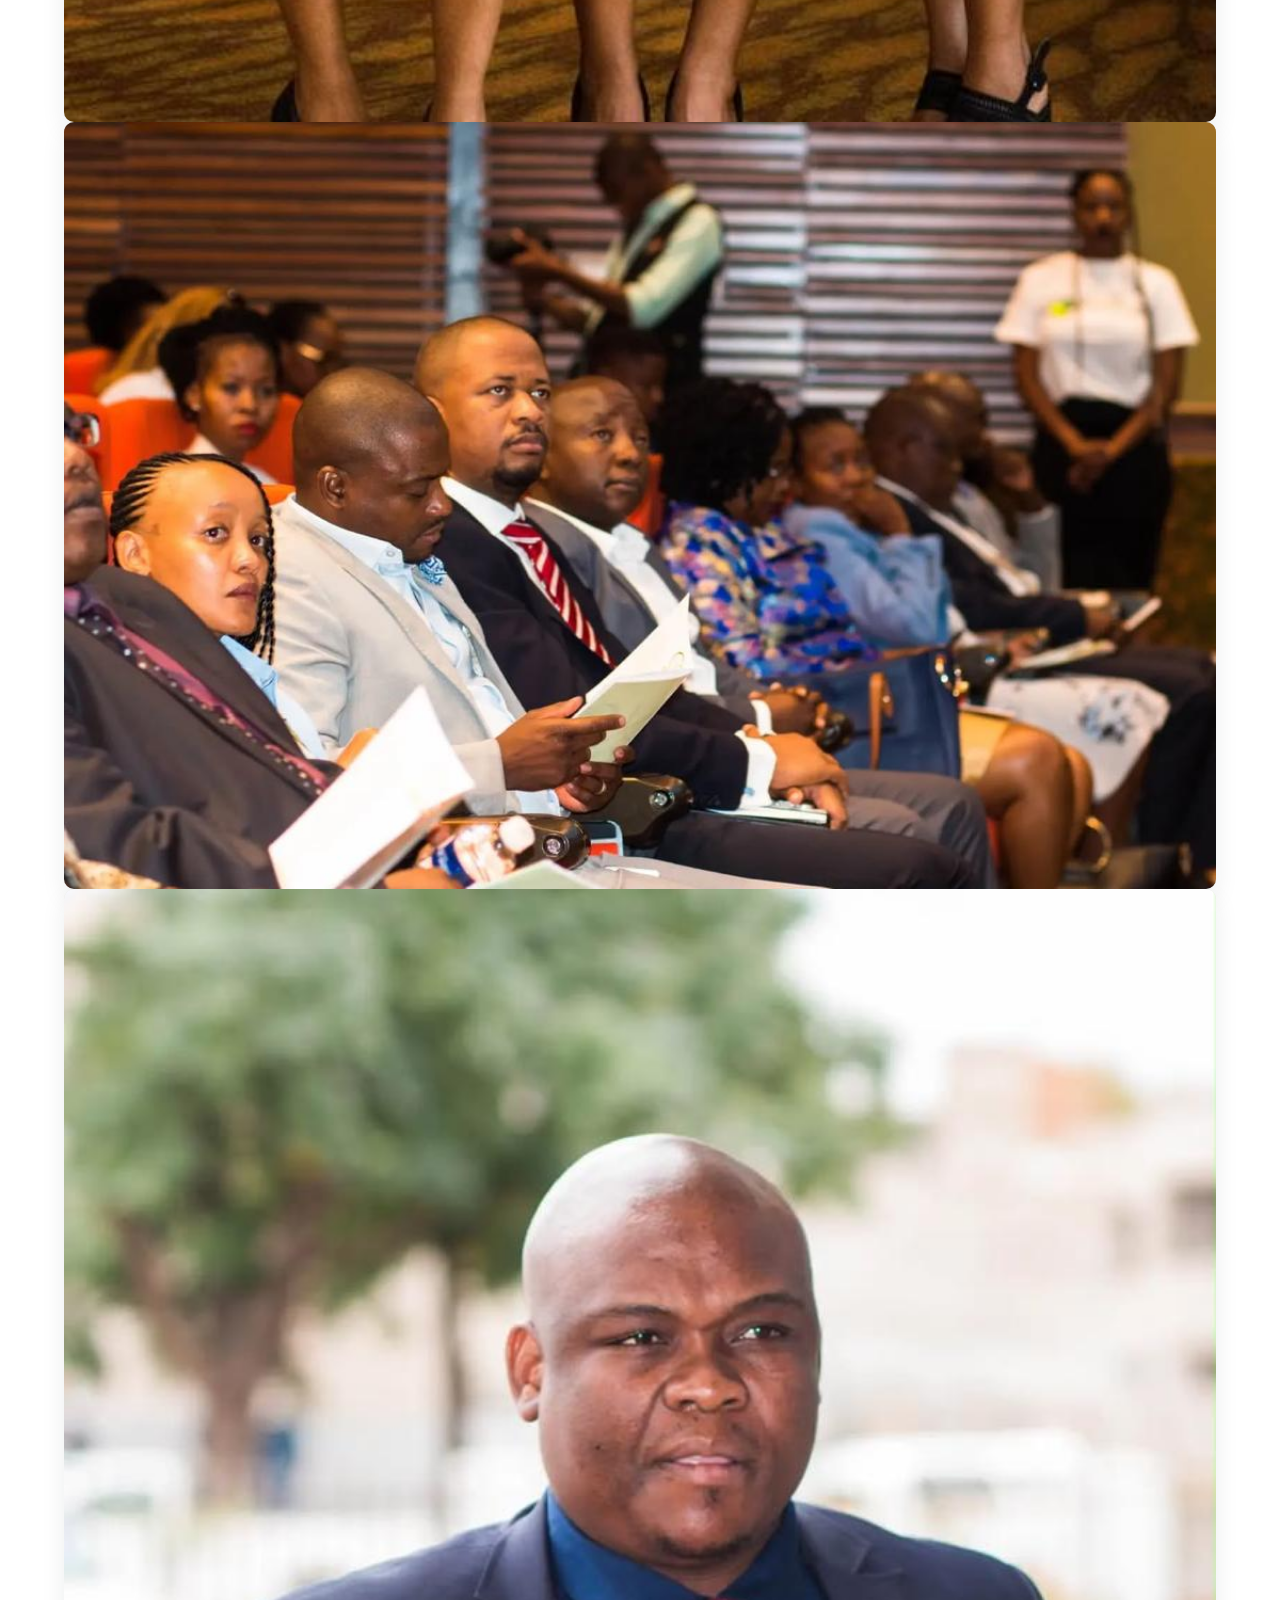
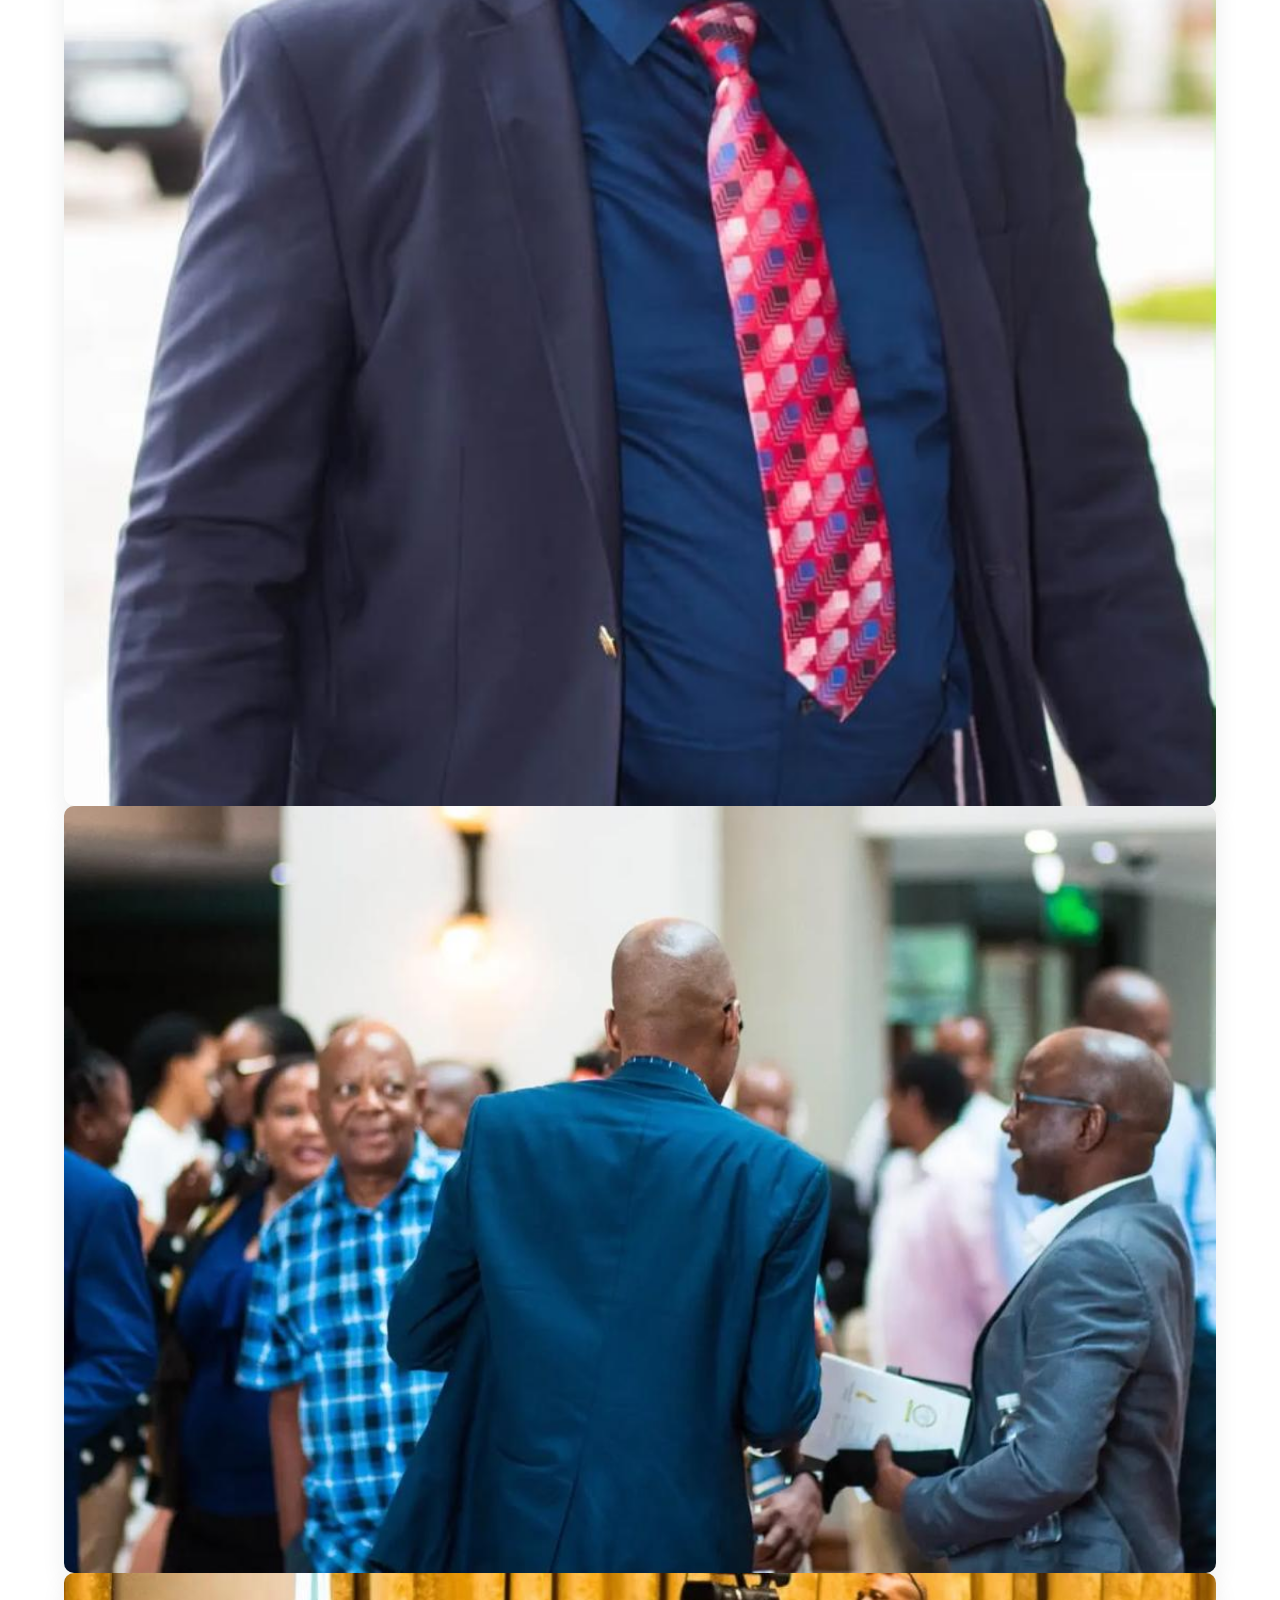
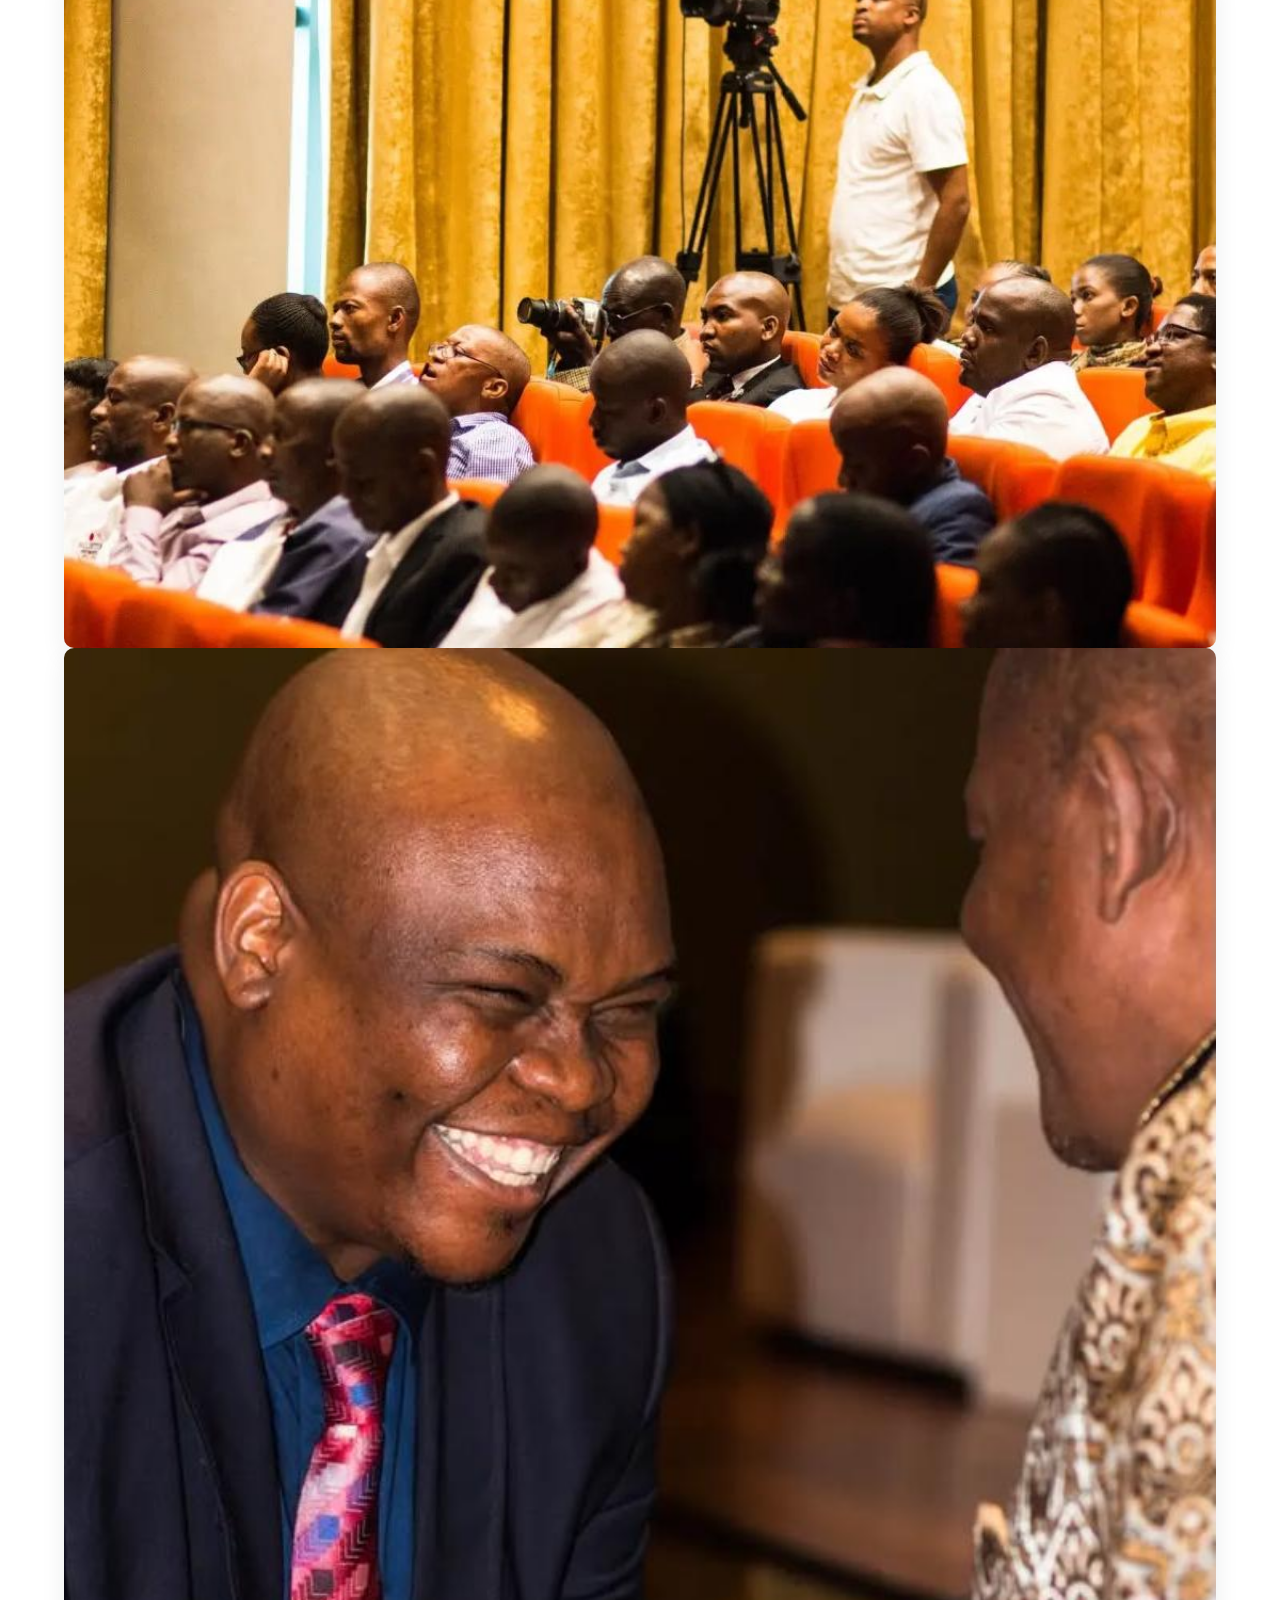
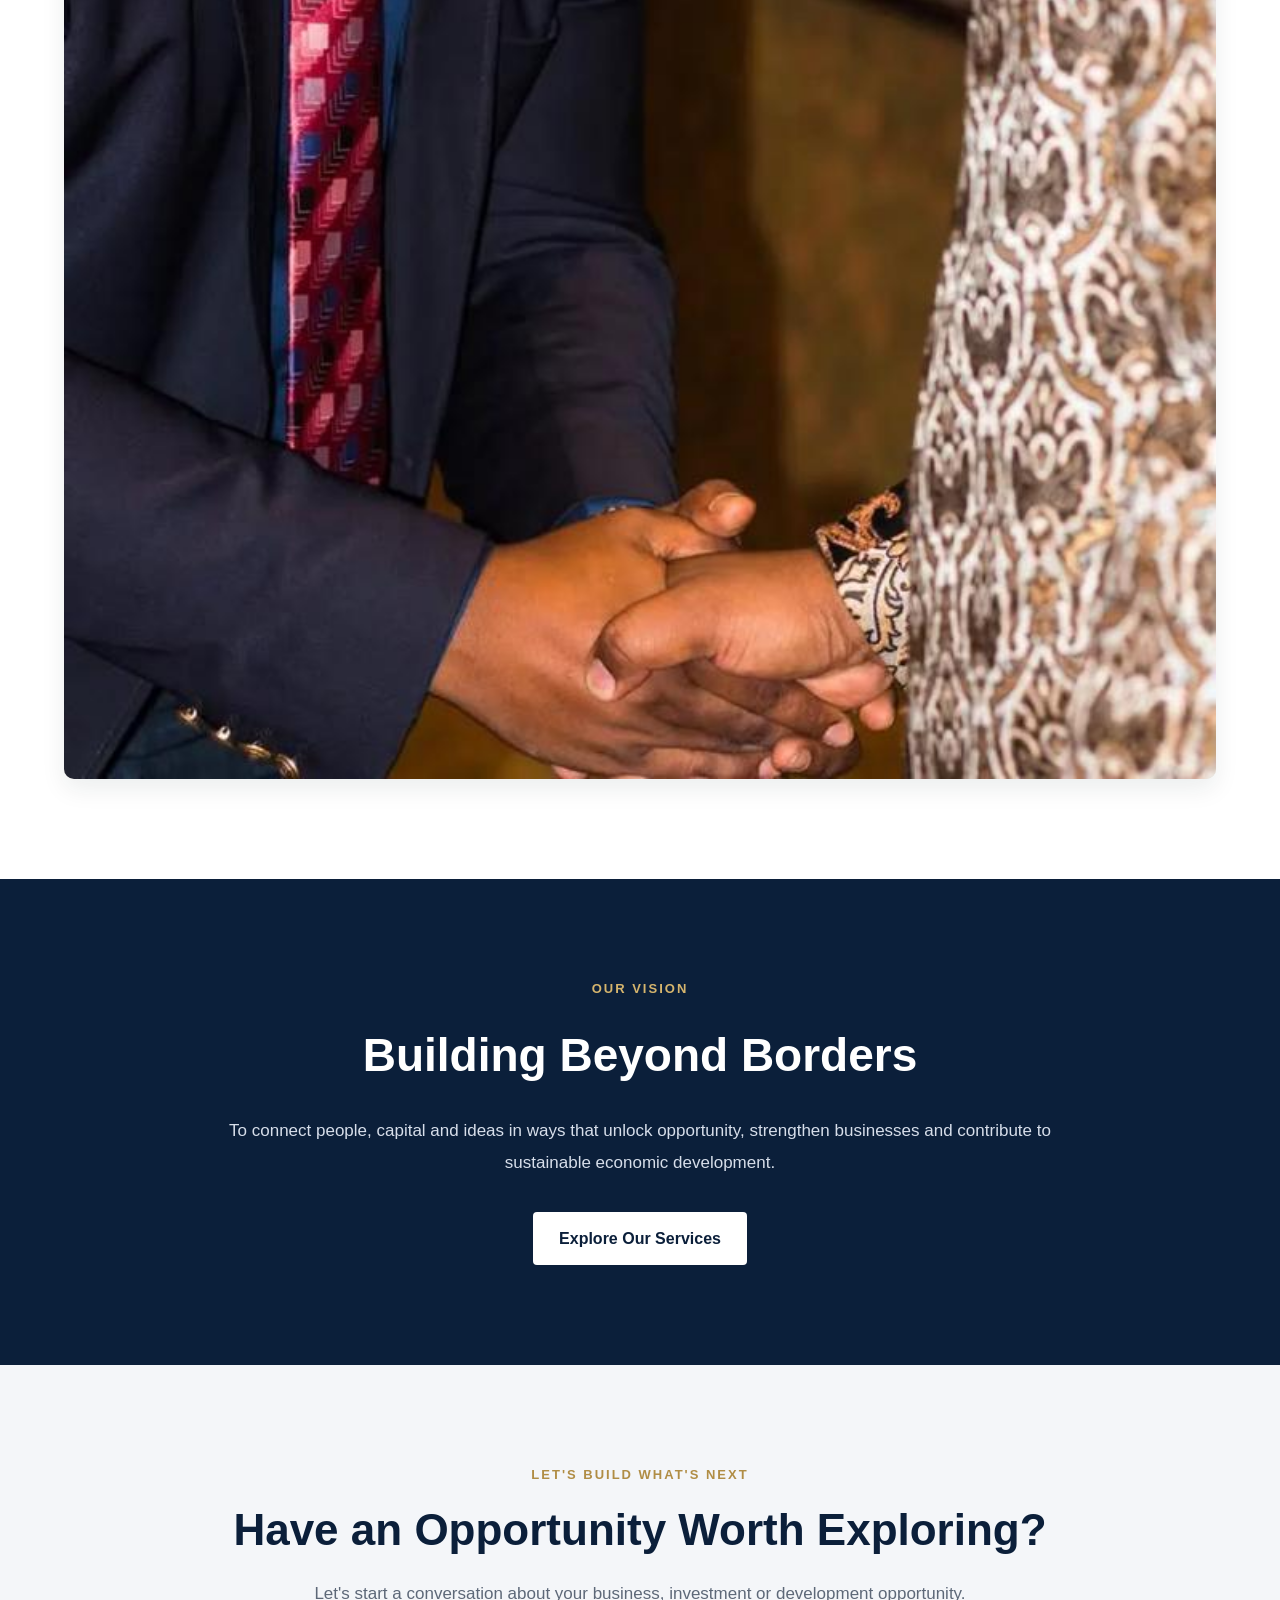
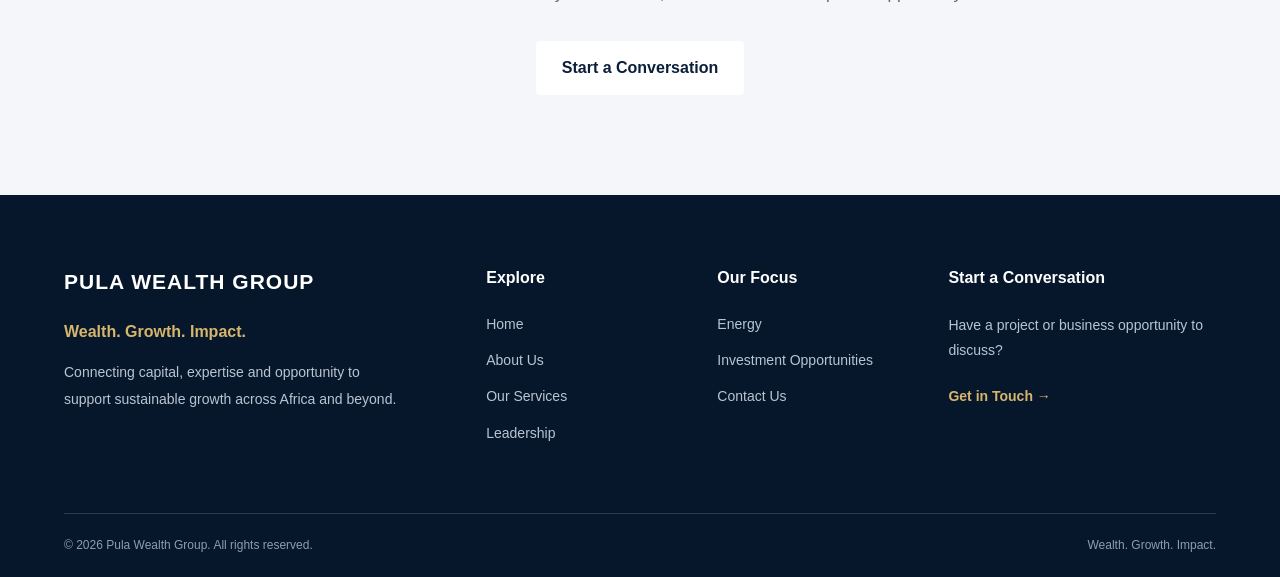
<file: about.html>
<!DOCTYPE html>

<html lang="en">
<head>
    <meta charset="UTF-8">
    <meta name="viewport" content="width=device-width, initial-scale=1.0">


<title>About Us | Pula Wealth Group</title>
<link rel="icon" type="image/svg+xml" href="images/favicon.svg">


<meta name="description" content="Discover Pula Wealth Group, a diversified advisory and investment group connecting capital, expertise and opportunity across Africa and beyond.">

<link rel="stylesheet" href="css/style.css">


</head>
<body>


<!-- HEADER -->
<header class="site-header">
    <div class="container nav-container">

        <a href="index.html" class="logo">PULA WEALTH GROUP</a>

        <nav class="main-nav">
            <a href="index.html">Home</a>
            <a href="about.html">About</a>
            <a href="services.html">Services</a>
            <a href="energy.html">Energy</a>
            <a href="opportunities.html">Opportunities</a>
            <a href="contact.html">Contact</a>
        </nav>

    </div>
</header>

<!-- ABOUT HERO -->
<section class="about-hero">
    <div class="container">
        <p class="section-label">WHO WE ARE</p>

        <h1>Connecting Capital, Expertise &amp; Opportunity</h1>

        <p>
            Pula Wealth Group brings together strategic insight,
            investment opportunities and business expertise to
            support sustainable growth across Africa and beyond.
        </p>

        <a href="contact.html" class="btn btn-primary">
            Connect With Us
        </a>
    </div>
</section>

<!-- OUR STORY -->
<section class="about-story">
    <div class="container about-story-grid">

        <div class="about-story-heading">
            <p class="section-label">OUR STORY</p>

            <h2>Built Around Opportunity. Driven by Impact.</h2>
        </div>

        <div class="about-story-text">
            <p>
                Pula Wealth Group is a diversified advisory and
                investment group focused on connecting capital,
                expertise and opportunity across multiple sectors.
            </p>

            <p>
                Our work spans funding advisory, capital raising,
                insurance and risk, solar energy development,
                livestock development, real estate and strategic
                growth initiatives.
            </p>

            <p>
                By bringing together businesses, investors and
                strategic partners, we aim to help develop
                opportunities into structured, sustainable
                ventures with long-term potential.
            
    </div>

    <div class="about-story-photo">
        <img src="images/ceo-james-marape-2026.jpeg"
             alt="Pula Wealth Group CEO with His Excellency James Marape, Prime Minister of Papua New Guinea, in 2026">

        <p class="photo-caption">
            Pula Wealth Group leadership with His Excellency James Marape,
            Prime Minister of Papua New Guinea — 2026.
        </p>
    </div>

</div>
</section>

<!-- OUR APPROACH -->
<section class="about-approach">
    <div class="container">

        <div class="about-section-heading">
            <p class="section-label">OUR APPROACH</p>

            <h2>Strategy With Purpose</h2>

            <p>
                We focus on building meaningful relationships,
                understanding opportunities and creating the
                foundations for long-term growth.
            </p>
        </div>

        <div class="about-approach-grid">

            <div class="about-approach-card">
                <span>01</span>

                <h3>Strategic Thinking</h3>

                <p>
                    Understanding business objectives and identifying
                    opportunities aligned with long-term goals.

                </div>
            </div>

         <!-- STRATEGIC RELATIONSHIPS & LEADERSHIP -->
<section class="about-leadership">
    <div class="container">
        <div class="about-section-heading">
            <p class="section-label">LEADERSHIP & IMPACT</p>
            <h2>Building Meaningful Partnerships</h2>
            <p>
                Engaging with leaders, sharing knowledge and
                exploring opportunities that support long-term
                development and economic growth.
            </p>
        </div>
        <!-- PRIME MINISTER PHOTO -->
        <figure class="about-leadership-figure">
            <img
                src="images/ceo-prime%20minister.jpeg"
                alt="Pula Wealth Group CEO with His Excellency James Marape, Prime Minister of Papua New Guinea, and the executive team"
                loading="lazy"
            >
            <figcaption>
                Pula Wealth Group CEO with His Excellency
                James Marape, Prime Minister of Papua New Guinea,
                and the executive team.
            </figcaption>
        </figure>
        <!-- CEO SPEAKING PHOTO -->
        <figure class="about-leadership-figure">
            <img
                src="images/ceo-pula.jpeg"
                alt="Pula Wealth Group Group CEO delivering a speech at a Career and Business Breakthrough event in Lusaka"
                loading="lazy"
            >
            <figcaption>
                Pula Wealth Group Group CEO delivering a speech
                on Career & Business Breakthrough at an event
                held in Lusaka, Zambia, in October 2026.
            </figcaption>
        </figure>
    <!-- OFFICIAL VISIT TO MALAWI VIDEO -->
<div class="about-leadership-video">
    <video controls playsinline preload="metadata">
        <source src="videos/video%204.mp4" type="video/mp4">
        Your browser does not support HTML video.
    </video>

    <p class="photo-caption">
        The Group CEO of Pula Wealth Group, Mr Tumelo Sean
        Sealetsa, during an official visit to Malawi in
        connection with bulk food and fertilizer supply
        opportunities across Africa.
    </p>
</div>

  </div>
</section>
             
            
</section>
<!-- BOSWA ENERGY LEADERSHIP -->

<section class="about-boswa-gallery">
    <div class="container">


    <div class="about-section-heading">
        <p class="section-label">LEADERSHIP & ENERGY</p>

        <h2>Leadership Driving Energy Opportunities</h2>

        <p>
            Leadership engagement and strategic discussions
            supporting energy development and investment
            opportunities across the region.
        </p>
    </div>


    </div>
</div>


</section>

<!-- PULA WEALTH GROUP LAUNCH -->

<section class="about-launch-gallery">
    <div class="container">
   
        <div class="about-section-heading">
        <p class="section-label">OUR NETWORK</p>

        <h2>Pula Wealth Group Launch</h2>

        <p>
            Bringing people, businesses and partners together
            to build relationships, exchange ideas and explore
            opportunities for sustainable growth.
        </p>
    </div>

    
      <div class="about-launch-image">
    <img src="images/pwg-launch-1.jpeg" alt="Guests interacting at the Pula Wealth Group launch" loading="lazy">
</div>

<div class="about-launch-image">
    <img src="images/pwg-launch-2.jpeg" alt="Attendees networking at the Pula Wealth Group launch" loading="lazy">
</div>

<div class="about-launch-image">
    <img src="images/pwg-launch-3.jpeg" alt="Guests connecting during the launch event" loading="lazy">
</div>

<div class="about-launch-image">
    <img src="images/pwg-launch-4.jpeg" alt="Business networking at the Pula Wealth Group launch" loading="lazy">
</div>

<div class="about-launch-image">
    <img src="images/pwg-launch-5.jpeg" alt="Attendees engaging during the launch event" loading="lazy">
</div>

<div class="about-launch-image">
    <img src="images/pwg-launch-6.jpeg" alt="Guests participating in the Pula Wealth Group launch" loading="lazy">
</div>
       

    </div>
</div>


</section>


<!-- OUR VISION -->
<section class="about-vision">
    <div class="container about-vision-content">

        <p class="section-label">OUR VISION</p>

        <h2>Building Beyond Borders</h2>

        <p>
            To connect people, capital and ideas in ways that
            unlock opportunity, strengthen businesses and
            contribute to sustainable economic development.
        </p>

        <a href="services.html" class="btn btn-primary">
            Explore Our Services
        </a>

    </div>
</section>

<!-- CONTACT CALL TO ACTION -->
<section class="contact-cta">
    <div class="container contact-cta-content">

        <p class="section-label">LET'S BUILD WHAT'S NEXT</p>

        <h2>Have an Opportunity Worth Exploring?</h2>

        <p>
            Let's start a conversation about your business,
            investment or development opportunity.
        </p>

        <a href="contact.html" class="btn btn-primary">
            Start a Conversation
        </a>

    </div>
</section>

<!-- FOOTER -->
<footer class="site-footer">

    <div class="container footer-grid">

        <div class="footer-brand">
            <a href="index.html" class="footer-logo">
                PULA WEALTH GROUP
            </a>

            <p>Wealth. Growth. Impact.</p>

            <p class="footer-description">
                Connecting capital, expertise and opportunity to
                support sustainable growth across Africa and beyond.
            </p>
        </div>

        <div class="footer-links">
            <h3>Explore</h3>
            <a href="index.html">Home</a>
            <a href="about.html">About Us</a>
            <a href="services.html">Our Services</a>
            <a href="leadership.html">Leadership</a>
        </div>

        <div class="footer-links">
            <h3>Our Focus</h3>
            <a href="energy.html">Energy</a>
            <a href="opportunities.html">Investment Opportunities</a>
            <a href="contact.html">Contact Us</a>
        </div>

        <div class="footer-contact">
            <h3>Start a Conversation</h3>

            <p>
                Have a project or business opportunity to discuss?
            </p>

            <a href="contact.html" class="footer-contact-link">
                Get in Touch →
            </a>
        </div>

    </div>

    <div class="container footer-bottom">
        <p>© 2026 Pula Wealth Group. All rights reserved.</p>
        <p>Wealth. Growth. Impact.</p>
    </div>

</footer>


</body>
</html>
</file>
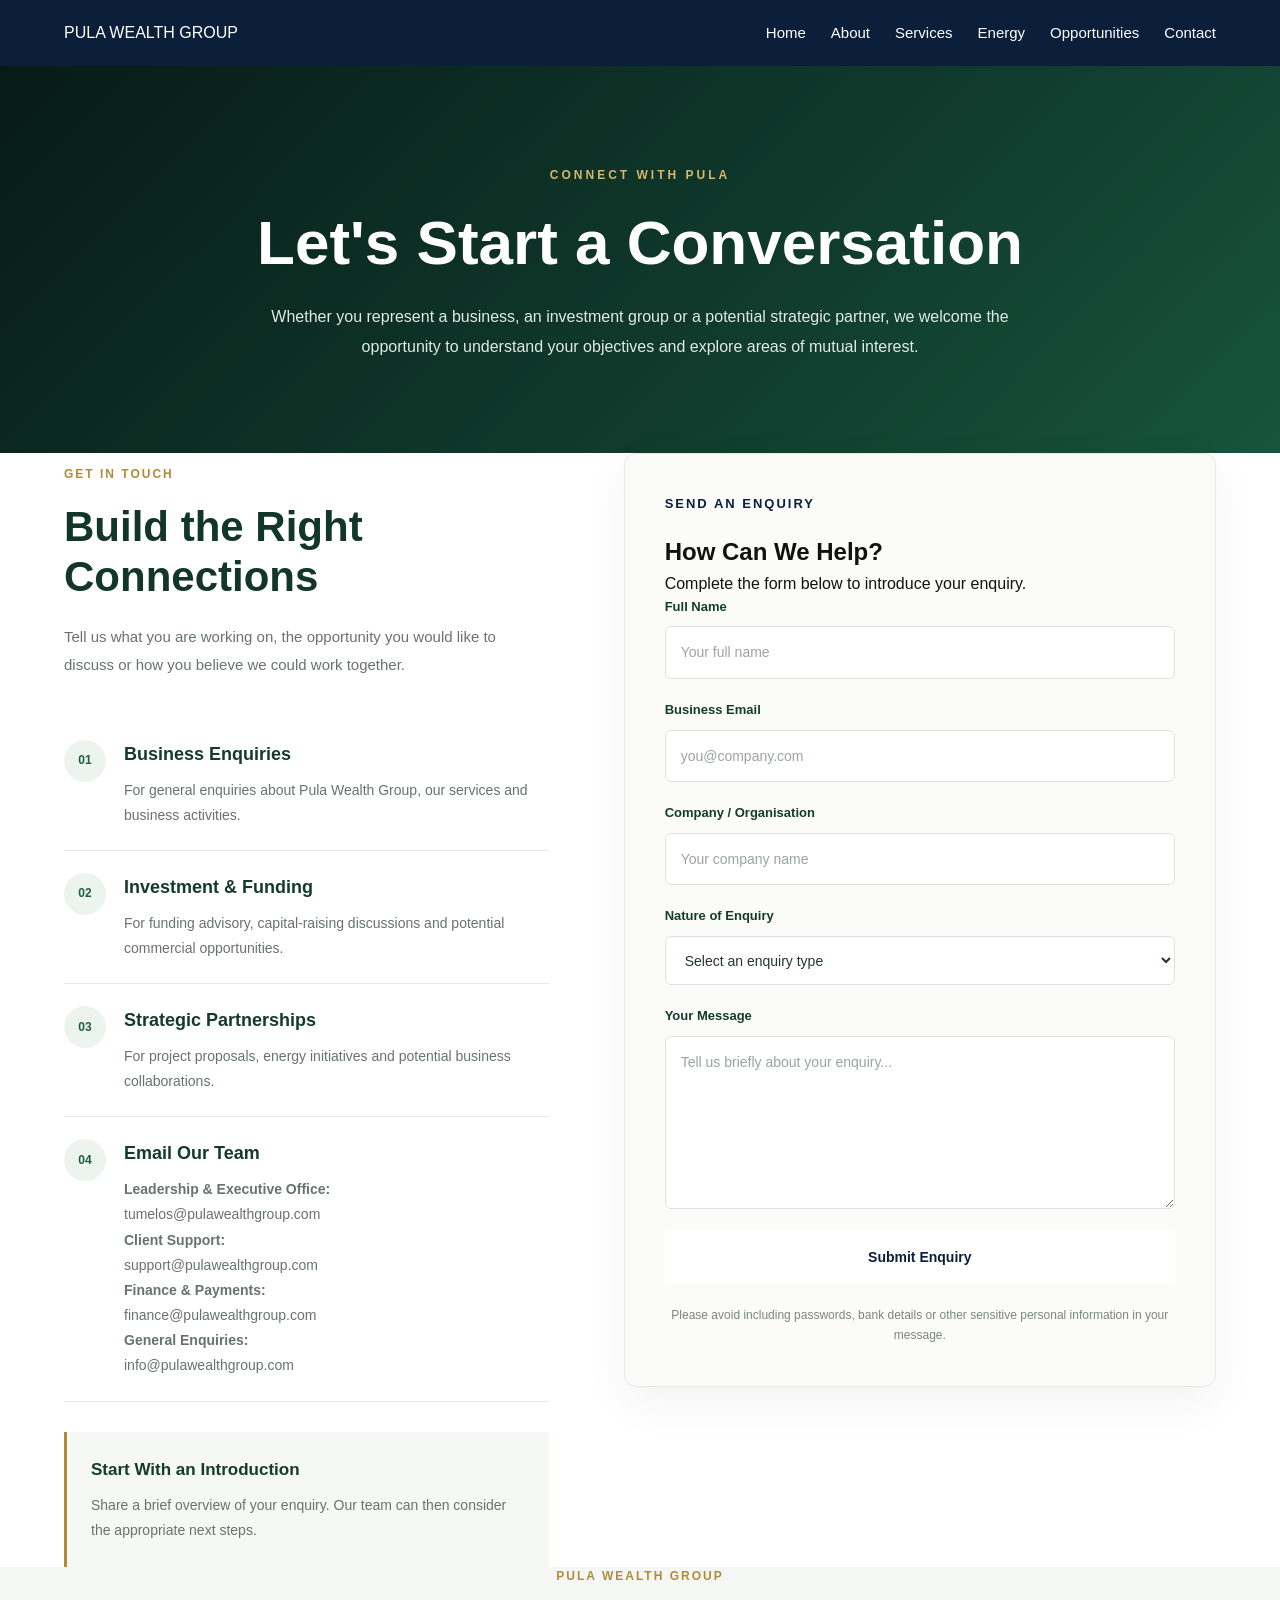
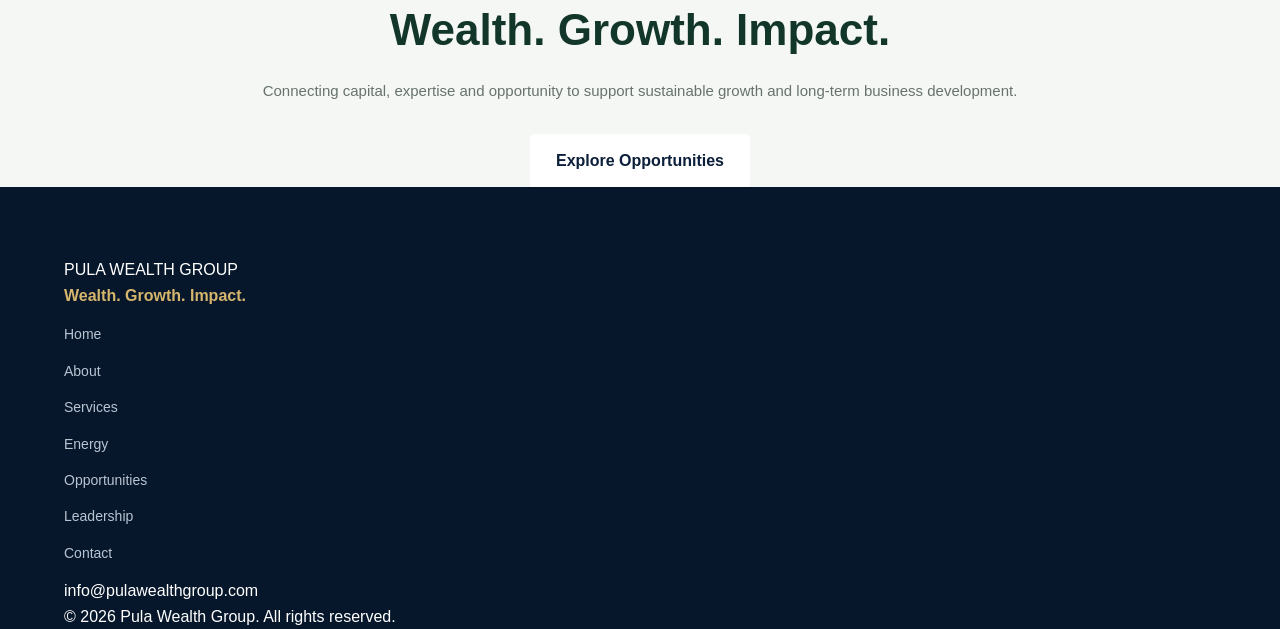
<file: contact.html>
<!DOCTYPE html>

<html lang="en">
<head>
    <meta charset="UTF-8">
    <meta name="viewport" content="width=device-width, initial-scale=1.0">
    <title>Contact Us | Pula Wealth Group</title>
    <link rel="icon" type="image/svg+xml" href="images/favicon.svg">

    <meta name="description" content="Contact Pula Wealth Group to discuss business opportunities, funding advisory, energy projects and strategic partnerships.">
    <link rel="stylesheet" href="css/style.css">
</head>
<body>


<header class="site-header">
    <div class="container nav-container">
        <a href="index.html" class="logo">PULA WEALTH GROUP</a>

        <nav class="main-nav">
            <a href="index.html">Home</a>
            <a href="about.html">About</a>
            <a href="services.html">Services</a>
            <a href="energy.html">Energy</a>
            <a href="opportunities.html">Opportunities</a>
            <a href="contact.html" class="active">Contact</a>
        </nav>
    </div>
</header>

<main>

    <section class="contact-hero">
        <div class="container">
            <p class="section-label">CONNECT WITH PULA</p>
            <h1>Let's Start a Conversation</h1>
            <p>
                Whether you represent a business, an investment group or a
                potential strategic partner, we welcome the opportunity to
                understand your objectives and explore areas of mutual interest.
            </p>
        </div>
    </section>

    <section class="contact-main section-padding">
        <div class="container contact-main-layout">

            <div class="contact-information">
                <p class="section-label">GET IN TOUCH</p>
                <h2>Build the Right Connections</h2>
                <p class="contact-intro">
                    Tell us what you are working on, the opportunity you would
                    like to discuss or how you believe we could work together.
                </p>

                <div class="contact-detail">
                    <span class="contact-detail-number">01</span>
                    <div>
                        <h3>Business Enquiries</h3>
                        <p>
                            For general enquiries about Pula Wealth Group,
                            our services and business activities.
                        </p>
                    </div>
                </div>

                <div class="contact-detail">
                    <span class="contact-detail-number">02</span>
                    <div>
                        <h3>Investment & Funding</h3>
                        <p>
                            For funding advisory, capital-raising discussions
                            and potential commercial opportunities.
                        </p>
                    </div>
                </div>

                <div class="contact-detail">
                    <span class="contact-detail-number">03</span>
                    <div>
                        <h3>Strategic Partnerships</h3>
                        <p>
                            For project proposals, energy initiatives and
                            potential business collaborations.
                        </p>
                    </div>
                </div>
                <div class="contact-detail">
    <span class="contact-detail-number">04</span>
    <div>
        <h3>Email Our Team</h3>
        <p>
            <strong>Leadership &amp; Executive Office:</strong><br>
            <a href="mailto:tumelos@pulawealthgroup.com">tumelos@pulawealthgroup.com</a>
        </p>
        <p>
            <strong>Client Support:</strong><br>
            <a href="mailto:support@pulawealthgroup.com">support@pulawealthgroup.com</a>
        </p>
        <p>
            <strong>Finance &amp; Payments:</strong><br>
            <a href="mailto:finance@pulawealthgroup.com">finance@pulawealthgroup.com</a>
        </p>
        <p>
            <strong>General Enquiries:</strong><br>
            <a href="mailto:info@pulawealthgroup.com">info@pulawealthgroup.com</a>
        </p>
    </div>
</div>

                <div class="contact-note">
                    <h3>Start With an Introduction</h3>
                    <p>
                        Share a brief overview of your enquiry. Our team can
                        then consider the appropriate next steps.
                    </p>
                </div>
            </div>

            <div class="contact-form-wrapper">
                <div class="contact-form-headin">
                    <p class="section-label">SEND AN ENQUIRY</p>
                    <h2>How Can We Help?</h2>
                    <p>Complete the form below to introduce your enquiry.</p>
                </div>

                <form class="contact-form" action="https://formspree.io/f/xwlebenw" method="POST">

                    <div class="form-field">
                        <label for="name">Full Name</label>
                        <input type="text" id="name" name="name" placeholder="Your full name" required>
                    </div>

                    <div class="form-field">
                        <label for="email">Business Email</label>
                        <input type="email" id="email" name="email" placeholder="you@company.com" required>
                    </div>

                    <div class="form-field">
                        <label for="company">Company / Organisation</label>
                        <input type="text" id="company" name="company" placeholder="Your company name">
                    </div>

                    <div class="form-field">
                        <label for="enquiry">Nature of Enquiry</label>
                        <select id="enquiry" name="enquiry" required>
                            <option value="" disabled selected>Select an enquiry type</option>
                            <option value="General Business Enquiry">General Business Enquiry</option>
                            <option value="Funding Advisory">Funding Advisory</option>
                            <option value="Capital Raising">Capital Raising</option>
                            <option value="Energy Projects">Energy Projects</option>
                            <option value="Investment Opportunity">Investment Opportunity</option>
                            <option value="Strategic Partnership">Strategic Partnership</option>
                            <option value="Other">Other</option>
                        </select>
                    </div>

                    <div class="form-field">
                        <label for="message">Your Message</label>
                        <textarea id="message" name="message" rows="6" placeholder="Tell us briefly about your enquiry..." required></textarea>
                    </div>

                    <button type="submit" class="btn btn-primary contact-submit">
                        Submit Enquiry
                    </button>

                    <p class="form-disclaimer">
                        Please avoid including passwords, bank details or other
                        sensitive personal information in your message.
                    </p>

                </form>
            </div>

        </div>
    </section>

    <section class="contact-bottom section-padding">
        <div class="container">
            <div class="contact-bottom-content">
                <p class="section-label">PULA WEALTH GROUP</p>
                <h2>Wealth. Growth. Impact.</h2>
                <p>
                    Connecting capital, expertise and opportunity to support
                    sustainable growth and long-term business development.
                </p>
                <a href="opportunities.html" class="btn btn-primary">
                    Explore Opportunities
                </a>
            </div>
        </div>
    </section>

</main>

 <footer class="site-footer">
    <div class="container footer-content">
        <div class="footer-brand">
            <a href="index.html" class="logo">PULA WEALTH GROUP</a>
            <p>Wealth. Growth. Impact.</p>
        </div>
        <div class="footer-links">
            <a href="index.html">Home</a>
            <a href="about.html">About</a>
            <a href="services.html">Services</a>
            <a href="energy.html">Energy</a>
            <a href="opportunities.html">Opportunities</a>
            <a href="leadership.html">Leadership</a>
            <a href="contact.html">Contact</a>
        </div>
        <p class="footer-email">
            <a href="mailto:info@pulawealthgroup.com">info@pulawealthgroup.com</a>
        </p>
        <p class="footer-copy">&copy; 2026 Pula Wealth Group. All rights reserved.</p>
    </div>
</footer>


</body>
</html>
</file>
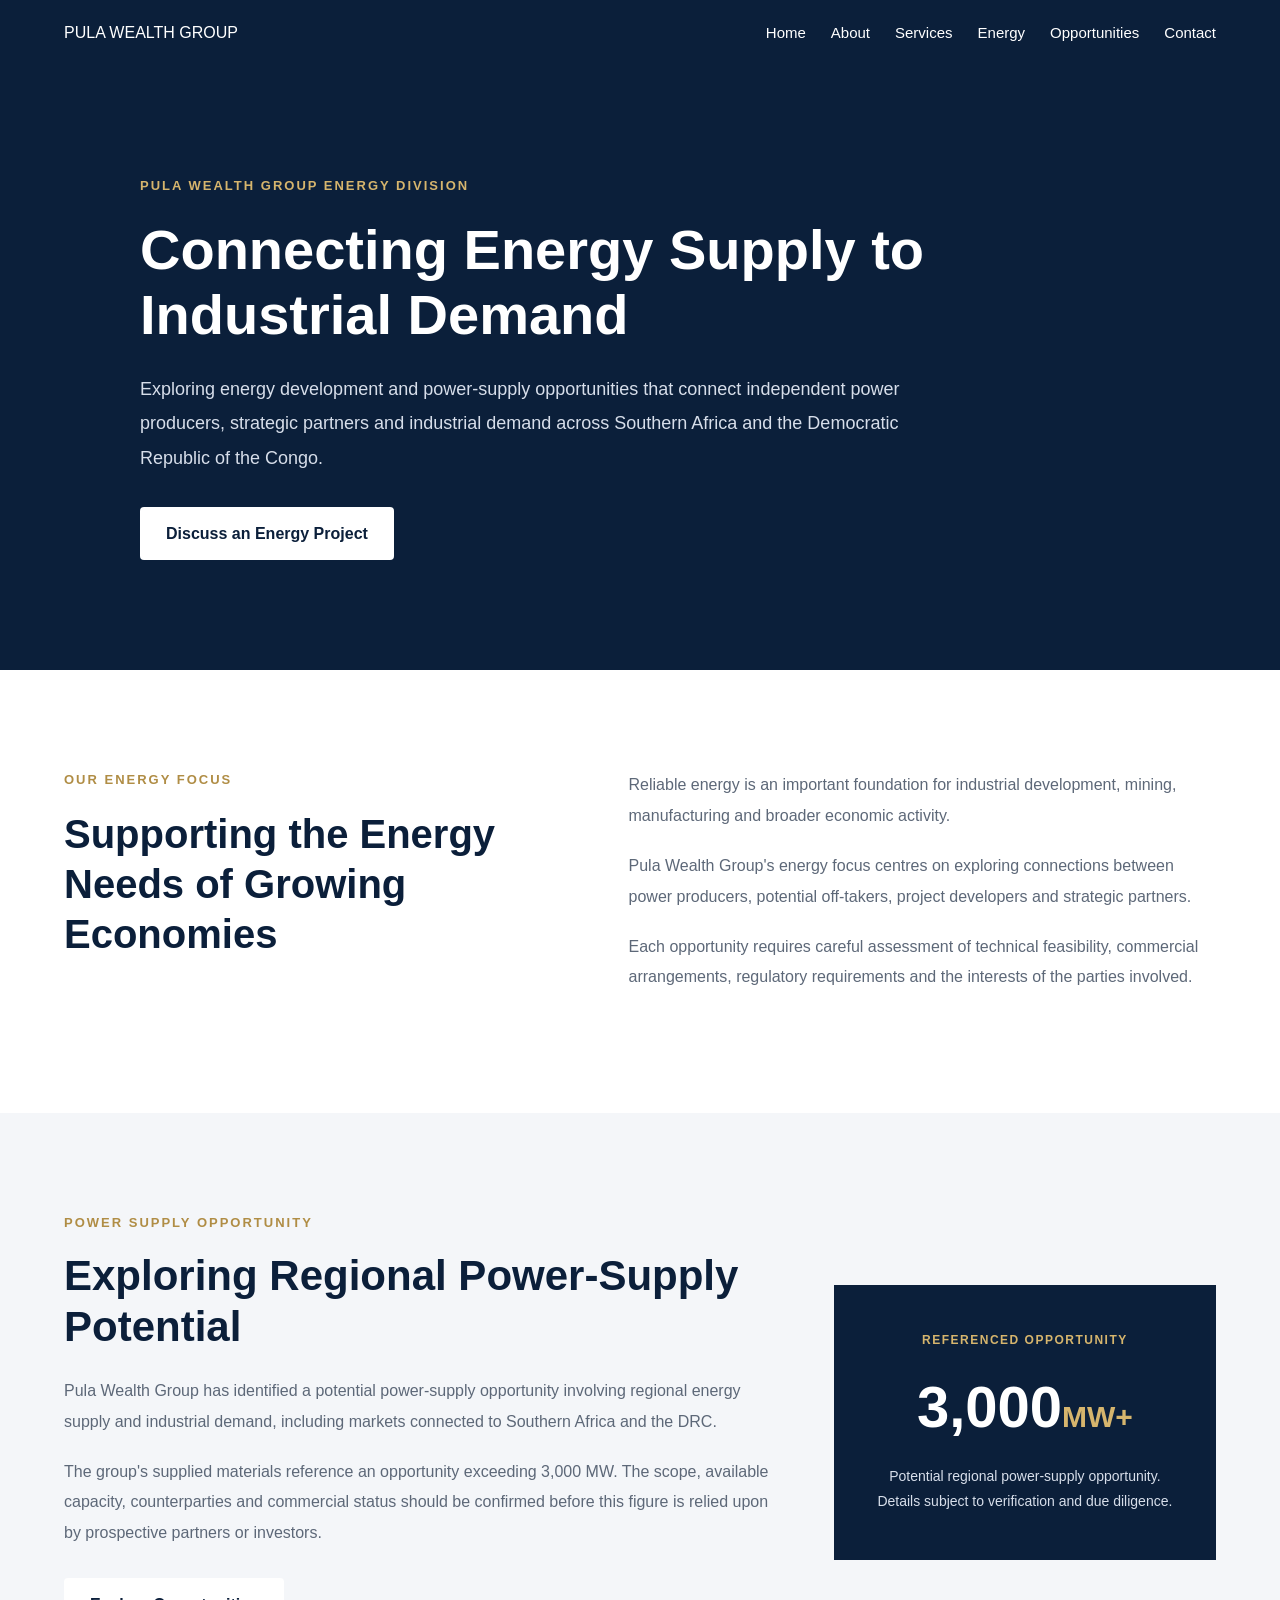
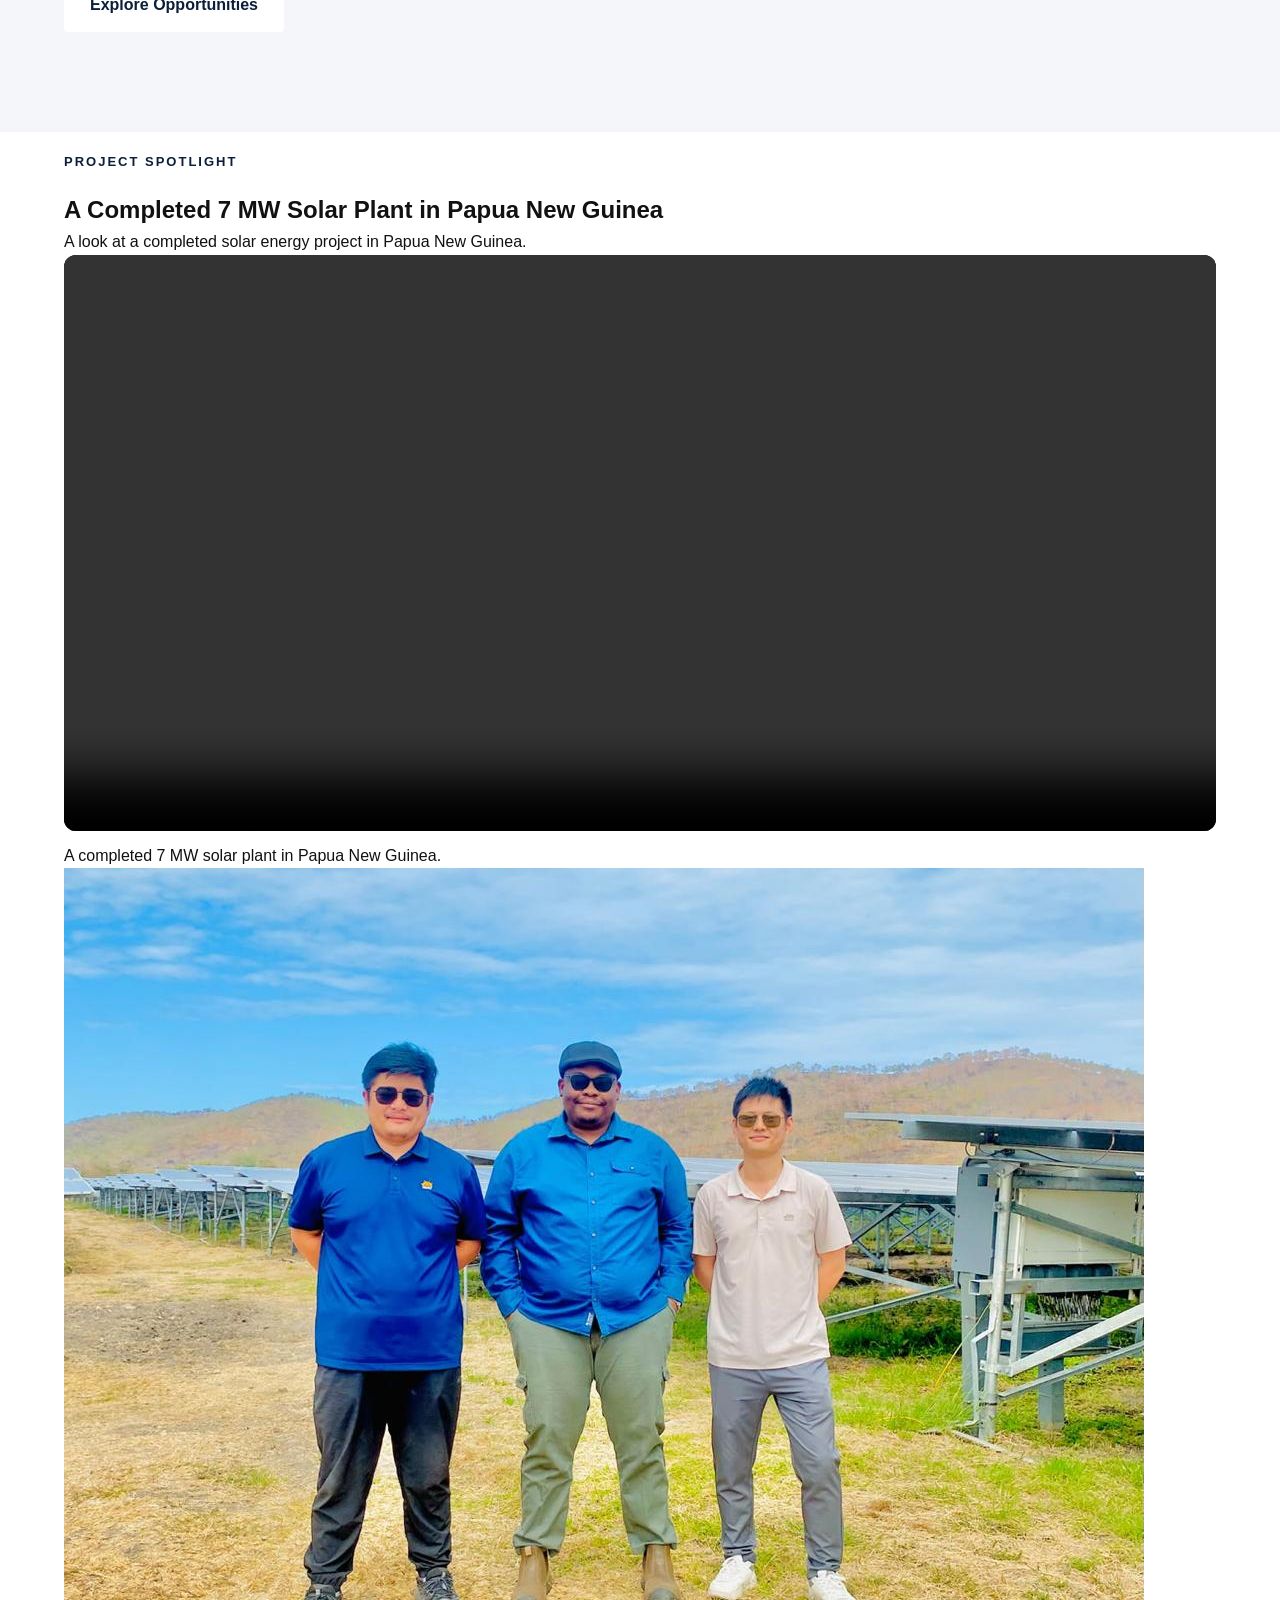
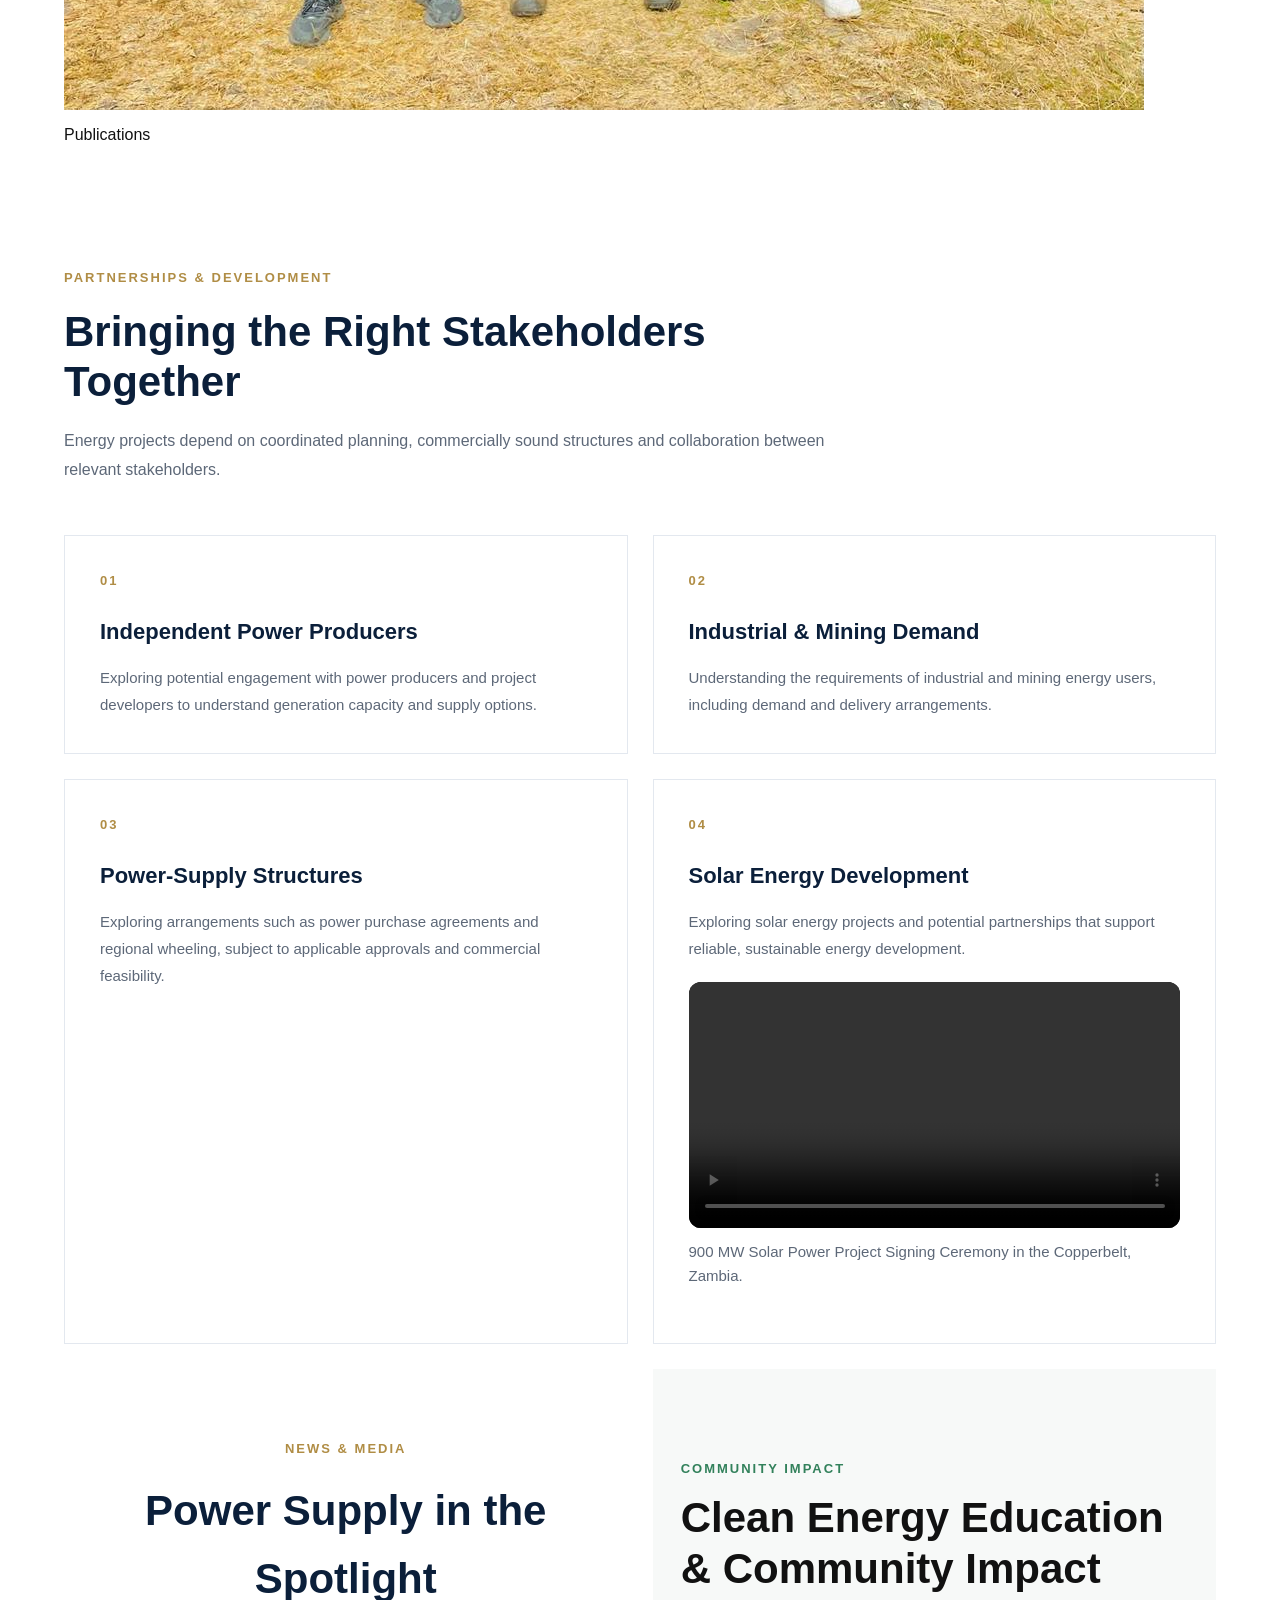
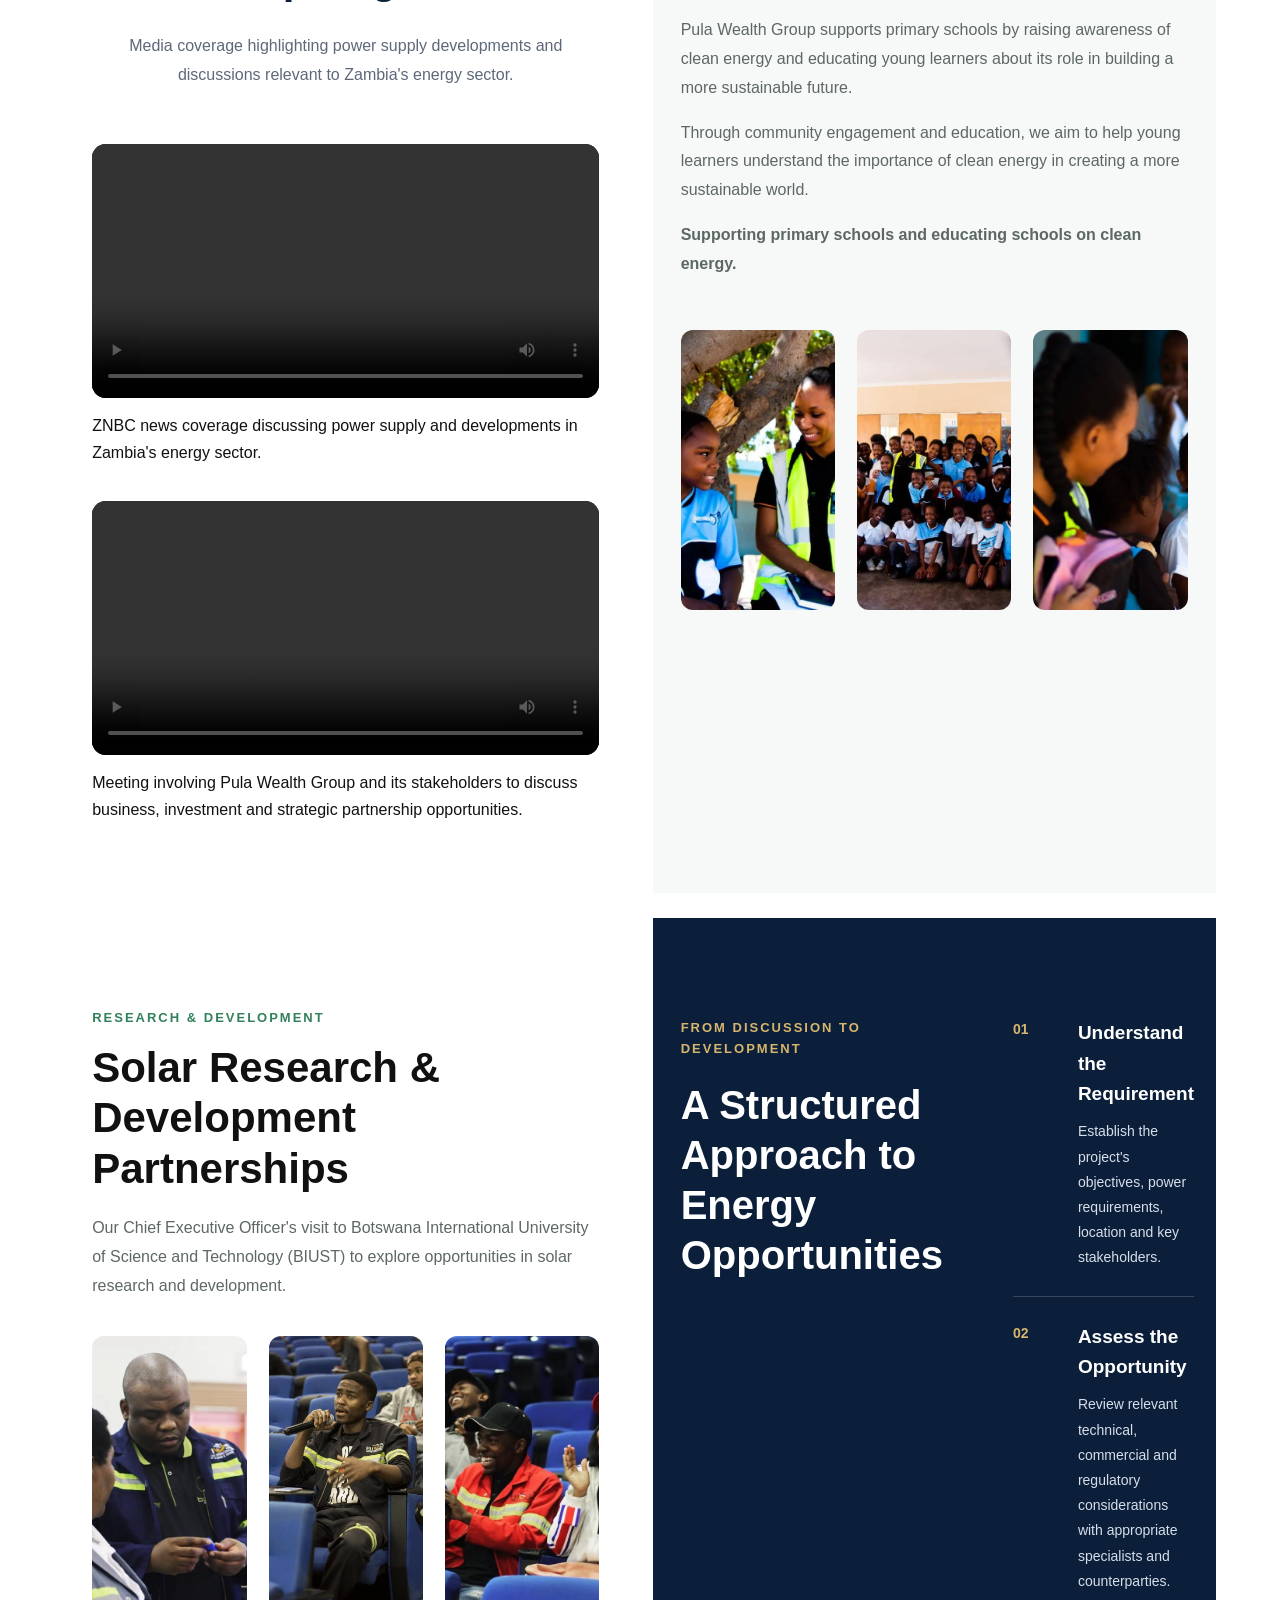
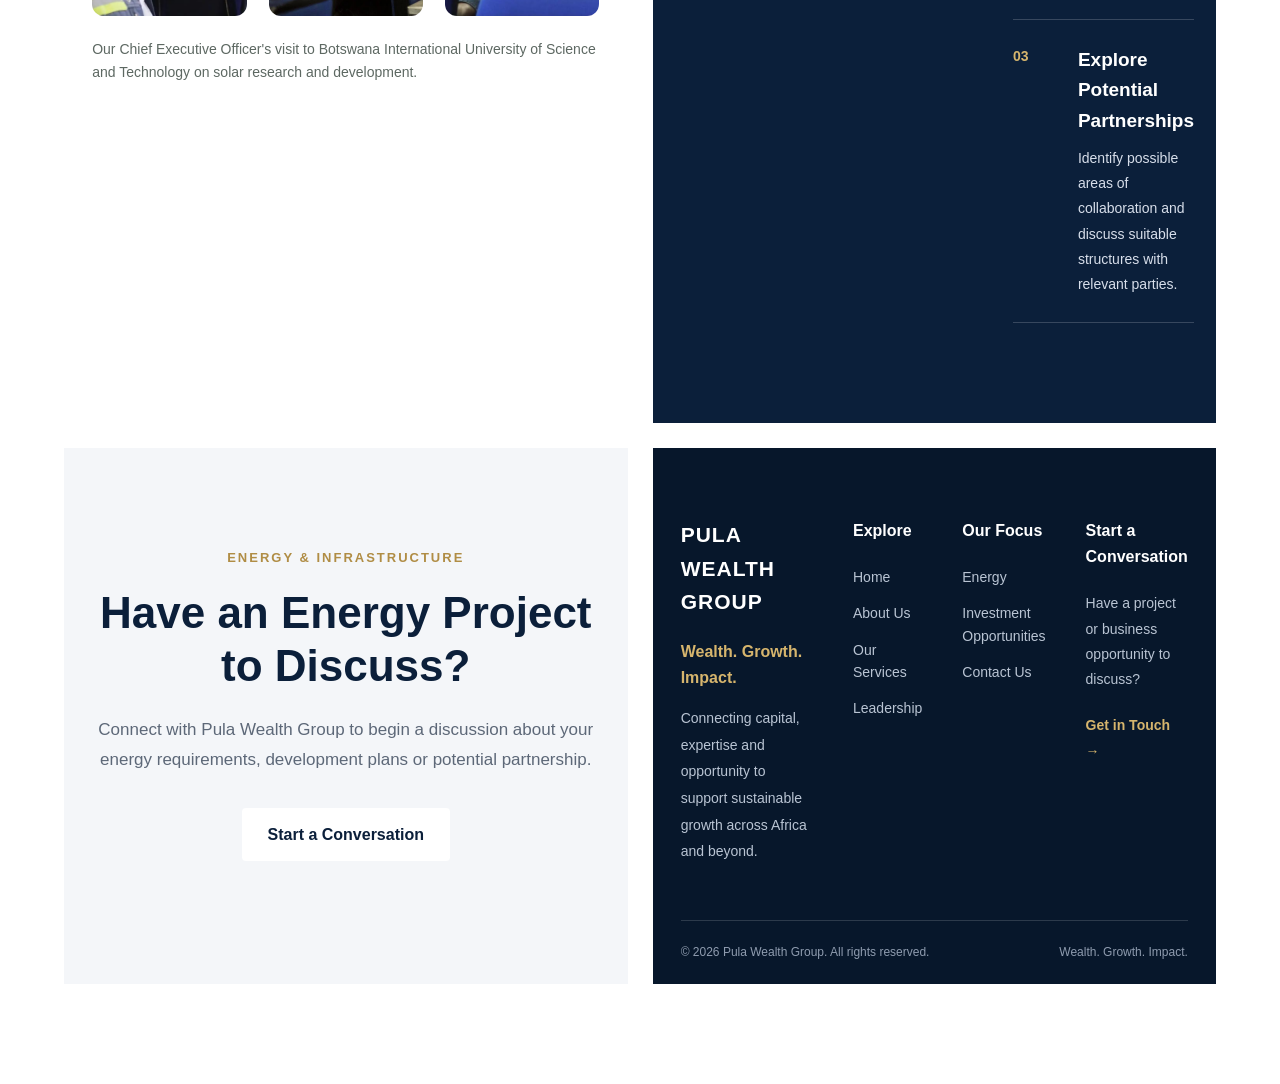
<file: energy.html>
<!DOCTYPE html>

<html lang="en">
<head>
    <meta charset="UTF-8">
    <meta name="viewport" content="width=device-width, initial-scale=1.0">


<title>Energy Division | Pula Wealth Group</title>
<link rel="icon" type="image/svg+xml" href="images/favicon.svg">


<meta name="description" content="Explore Pula Wealth Group's energy development focus, including solar energy, power supply opportunities and strategic partnerships across Southern Africa and the DRC.">

<link rel="stylesheet" href="css/style.css">


</head>
<body>

<!-- HEADER -->
<header class="site-header">
    <div class="container nav-container">

        <a href="index.html" class="logo">PULA WEALTH GROUP</a>

        <nav class="main-nav">
            <a href="index.html">Home</a>
            <a href="about.html">About</a>
            <a href="services.html">Services</a>
            <a href="energy.html">Energy</a>
            <a href="opportunities.html">Opportunities</a>
            <a href="contact.html">Contact</a>
        </nav>

    </div>
</header>

<!-- ENERGY HERO -->
<section class="energy-page-hero">
    <div class="container">

        <p class="section-label">PULA WEALTH GROUP ENERGY DIVISION</p>

        <h1>Connecting Energy Supply to Industrial Demand</h1>

        <p>
            Exploring energy development and power-supply opportunities
            that connect independent power producers, strategic partners
            and industrial demand across Southern Africa and the
            Democratic Republic of the Congo.
        </p>

        <a href="contact.html" class="btn btn-primary">
            Discuss an Energy Project
        </a>

    </div>
</section>

<!-- ENERGY OVERVIEW -->
<section class="energy-page-overview">
    <div class="container energy-page-overview-grid">

        <div>
            <p class="section-label">OUR ENERGY FOCUS</p>

            <h2>Supporting the Energy Needs of Growing Economies</h2>
        </div>

        <div>
            <p>
                Reliable energy is an important foundation for
                industrial development, mining, manufacturing and
                broader economic activity.
            </p>

            <p>
                Pula Wealth Group's energy focus centres on exploring
                connections between power producers, potential
                off-takers, project developers and strategic partners.
            </p>

            <p>
                Each opportunity requires careful assessment of
                technical feasibility, commercial arrangements,
                regulatory requirements and the interests of the
                parties involved.
            </p>
        </div>

    </div>
</section>

<!-- ENERGY OPPORTUNITY -->
<section class="energy-page-opportunity">
    <div class="container energy-opportunity-grid">

        <div class="energy-opportunity-content">
            <p class="section-label">POWER SUPPLY OPPORTUNITY</p>

            <h2>Exploring Regional Power-Supply Potential</h2>

            <p>
                Pula Wealth Group has identified a potential power-supply
                opportunity involving regional energy supply and
                industrial demand, including markets connected to
                Southern Africa and the DRC.
            </p>

            <p>
                The group's supplied materials reference an opportunity
                exceeding 3,000 MW. The scope, available capacity,
                counterparties and commercial status should be
                confirmed before this figure is relied upon by
                prospective partners or investors.
            </p>

            <a href="opportunities.html" class="btn btn-primary">
                Explore Opportunities
            </a>
        </div>

        <div class="energy-opportunity-stat">
            <span class="energy-stat-label">REFERENCED OPPORTUNITY</span>

            <div class="energy-stat-number">3,000<span>MW+</span></div>

            <p>
                Potential regional power-supply opportunity.
                Details subject to verification and due diligence.
            </p>
        </div>

    </div>
</section>

<!-- COMPLETED SOLAR PROJECT -->

<section class="energy-project-video">
    <div class="container">


    <div class="energy-project-video-heading">
        <p class="section-label">PROJECT SPOTLIGHT</p>
        <h2>A Completed 7 MW Solar Plant in Papua New Guinea</h2>
        <p>
            A look at a completed solar energy project in Papua New Guinea.
        </p>
    </div>

    <video controls preload="metadata" playsinline>
        <source src="videos/png-solar-plant-7mw.mp4" type="video/mp4">
        Your browser does not support HTML video.
    </video>

    <p class="photo-caption">
        A completed 7 MW solar plant in Papua New Guinea.
    </p>

    <div class="solar-publications">
        <img
            src="images/solar-plant-publications.jpeg"
            alt="Pula Wealth Group CEO with two colleagues at the solar plant in Papua New Guinea"
            loading="lazy"
        >

        <p class="photo-caption">Publications</p>
    </div>

</div>


</section>

<!-- ENERGY PARTNERSHIPS -->
<section class="energy-page-partners">
    <div class="container">

        <div class="energy-partners-heading">
            <p class="section-label">PARTNERSHIPS &amp; DEVELOPMENT</p>

            <h2>Bringing the Right Stakeholders Together</h2>

            <p>
                Energy projects depend on coordinated planning,
                commercially sound structures and collaboration
                between relevant stakeholders.
            </p>
        </div>

        <div class="energy-partners-grid">

            <article class="energy-partner-card">
                <span>01</span>

                <h3>Independent Power Producers</h3>

                <p>
                    Exploring potential engagement with power producers
                    and project developers to understand generation
                    capacity and supply options.
                </p>
            </article>

            <article class="energy-partner-card">
                <span>02</span>
                <h3>Industrial &amp; Mining Demand</h3>

                <p>
                    Understanding the requirements of industrial
                    and mining energy users, including demand and
                    delivery arrangements.
                

            
                </p>
            </article> 

            <article class="energy-partner-card">
                <span>03</span>

                <h3>Power-Supply Structures</h3>

                <p>
                    Exploring arrangements such as power purchase
                    agreements and regional wheeling, subject to
                    applicable approvals and commercial feasibility.
                </p>
            </article>

           <article class="energy-partner-card">
    <span>04</span>
    <h3>Solar Energy Development</h3>
    <p>
        Exploring solar energy projects and potential
        partnerships that support reliable, sustainable
        energy development.
    </p>
    <div class="energy-project-video">
        <video controls playsinline preload="metadata">
            <source src="videos/video%203.mp4" type="video/mp4">
            Your browser does not support HTML video.
        </video>
        <p class="photo-caption">
            900 MW Solar Power Project Signing Ceremony
            in the Copperbelt, Zambia.
        </p>
    </div>
</article>

        <!-- NEWS & MEDIA COVERAGE -->
<section class="energy-news-section">
    <div class="container">

        <div class="about-section-heading">
            <p class="section-label">NEWS & MEDIA</p>

            <h2>Power Supply in the Spotlight</h2>

            <p>
                Media coverage highlighting power supply
                developments and discussions relevant to
                Zambia's energy sector.
            </p>
        </div>

        <div class="energy-news-video">
            <video controls playsinline preload="metadata">
                <source src="videos/video%205.mp4" type="video/mp4">
                Your browser does not support HTML video.
            </video>

            <p class="photo-caption">
                ZNBC news coverage discussing power supply
                and developments in Zambia's energy sector.
            </p>
        </div>
        <!-- MEETING VIDEO -->
<div class="energy-news-video">
    <video controls playsinline preload="metadata">
        <source src="videos/video%206.mp4" type="video/mp4">
        Your browser does not support HTML video.
    </video>

    <p class="photo-caption">
        Meeting involving Pula Wealth Group and its
        stakeholders to discuss business, investment
        and strategic partnership opportunities.
    </p>
</div>

    </div>
</section>
<!-- CLEAN ENERGY EDUCATION & COMMUNITY IMPACT -->

<section class="energy-community-impact">
    <div class="container">

    <div class="energy-community-content">

        <div class="energy-community-text">
            <p class="section-label">COMMUNITY IMPACT</p>

            <h2>Clean Energy Education & Community Impact</h2>

            <p>
                Pula Wealth Group supports primary schools by raising
                awareness of clean energy and educating young learners
                about its role in building a more sustainable future. </p>


            <p>
                Through community engagement and education, we aim
                to help young learners understand the importance
                of clean energy in creating a more sustainable world.
            </p>

            <p class="energy-community-caption">
                Supporting primary schools and educating schools on clean energy.
            </p>
        </div>

        <div class="energy-community-gallery">

<img src="images/clean-energy-education-1.jpeg"
     alt="Pula Wealth Group representative educating primary school children about clean energy">
<img src="images/clean-energy-education-2.jpeg"
  alt="Schoolchildren learning about clean energy from a Pula Wealth Group representative">
<img src="images/clean-energy-education-3.jpeg"
     alt="Pula Wealth Group supporting clean energy awareness in primary schools">
     </div>
</section>
<!-- BIUST SOLAR RESEARCH & DEVELOPMENT VISIT -->
<section class="biust-solar-visit">
    <div class="container">

        <div class="biust-solar-heading">
            <p class="section-label">RESEARCH & DEVELOPMENT</p>

            <h2>Solar Research & Development Partnerships</h2>

            <p>
                Our Chief Executive Officer's visit to Botswana
                International University of Science and Technology
                (BIUST) to explore opportunities in solar research
                and development.
            </p>
        </div>

        <div class="biust-solar-gallery">

            <img src="images/biust-solar-research-1.jpeg"
                 alt="Pula Wealth Group Chief Executive Officer during a visit to BIUST">

            <img src="images/biust-solar-research-2.jpeg"
                 alt="A speaker discussing solar research and development at BIUST">

            <img src="images/biust-solar-research-3.jpeg"
                 alt="Attendees applauding during a presentation at BIUST">

        </div>

        <p class="biust-solar-caption">
            Our Chief Executive Officer's visit to Botswana
            International University of Science and Technology
            on solar research and development.
        </p>

    </div>
</section>

<!-- ENERGY PROCESS -->
<section class="energy-page-process">
    <div class="container energy-process-grid">

        <div>
            <p class="section-label">FROM DISCUSSION TO DEVELOPMENT</p>

            <h2>A Structured Approach to Energy Opportunities</h2>
        </div>

        <div class="energy-process-list">

            <div class="energy-process-item">
                <span>01</span>

                <div>
                    <h3>Understand the Requirement</h3>

                    <p>
                        Establish the project's objectives, power
                        requirements, location and key stakeholders.
                    </p>
                </div>
            </div>

            <div class="energy-process-item">
                <span>02</span>

                <div>
                    <h3>Assess the Opportunity</h3>

                    <p>
                        Review relevant technical, commercial and
                        regulatory considerations with appropriate
                        specialists and counterparties.
                    </p>
                </div>
            </div>

            <div class="energy-process-item">
                <span>03</span>

                <div>
                    <h3>Explore Potential Partnerships</h3>

                    <p>
                        Identify possible areas of collaboration
                        and discuss suitable structures with relevant
                        parties.
                    </p>
                </div>
            </div>

        </div>

    </div>
</section>

<!-- CONTACT CALL TO ACTION -->
<section class="contact-cta">
    <div class="container contact-cta-content">

        <p class="section-label">ENERGY &amp; INFRASTRUCTURE</p>

        <h2>Have an Energy Project to Discuss?</h2>

        <p>
            Connect with Pula Wealth Group to begin a discussion
            about your energy requirements, development plans
            or potential partnership.
        </p>

        <a href="contact.html" class="btn btn-primary">
            Start a Conversation
        </a>

    </div>
</section>

<!-- FOOTER -->
<footer class="site-footer">

    <div class="container footer-grid">

        <div class="footer-brand">
            <a href="index.html" class="footer-logo">
                PULA WEALTH GROUP
            </a>

            <p>Wealth. Growth. Impact.</p>

            <p class="footer-description">
                Connecting capital, expertise and opportunity to
                support sustainable growth across Africa and beyond.
            </p>
        </div>

        <div class="footer-links">
            <h3>Explore</h3>
            <a href="index.html">Home</a>
            <a href="about.html">About Us</a>
            <a href="services.html">Our Services</a>
            <a href="leadership.html">Leadership</a>
        </div>

        <div class="footer-links">
            <h3>Our Focus</h3>
            <a href="energy.html">Energy</a>
            <a href="opportunities.html">Investment Opportunities</a>
            <a href="contact.html">Contact Us</a>
        </div>

        <div class="footer-contact">
            <h3>Start a Conversation</h3>

            <p>
                Have a project or business opportunity to discuss?
            </p>

            <a href="contact.html" class="footer-contact-link">
                Get in Touch →
            </a>
        </div>

    </div>

    <div class="container footer-bottom">
        <p>© 2026 Pula Wealth Group. All rights reserved.</p>
        <p>Wealth. Growth. Impact.</p>
    </div>

</footer>


</body>
</html>
</file>
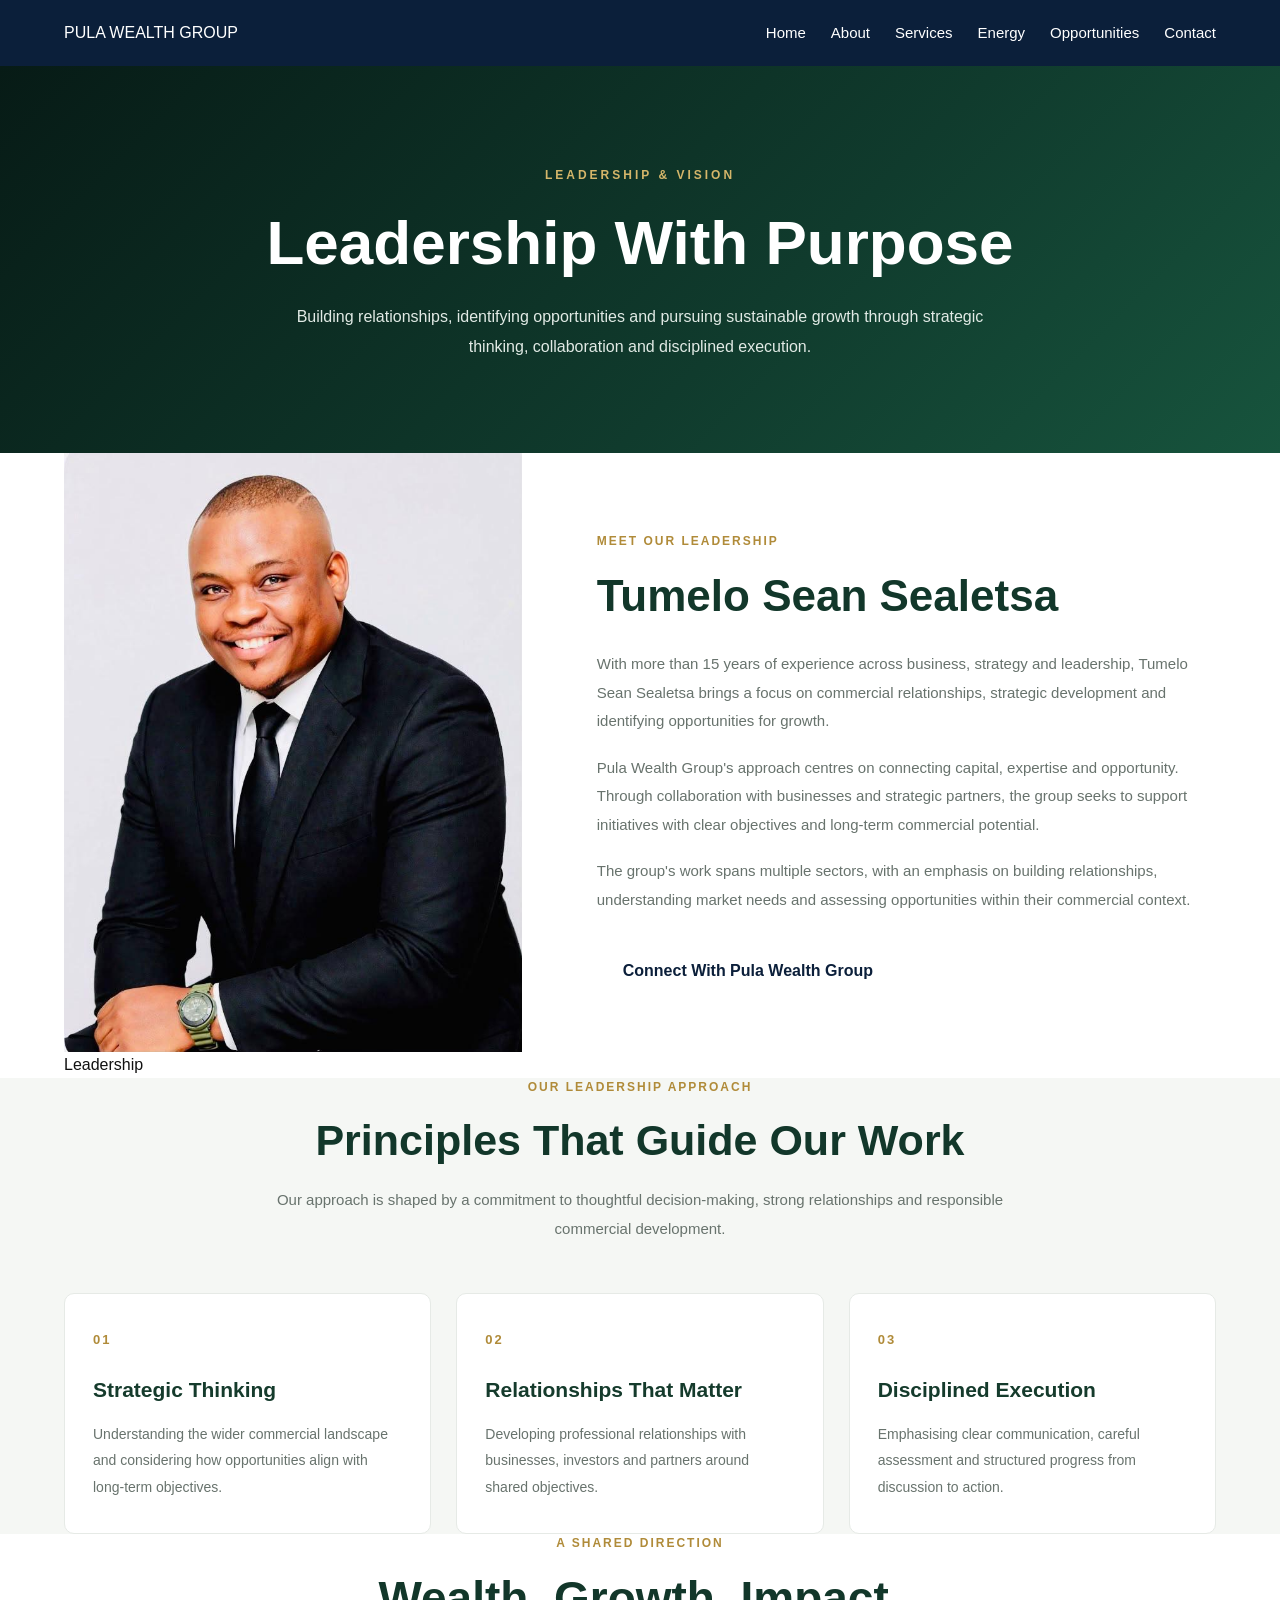
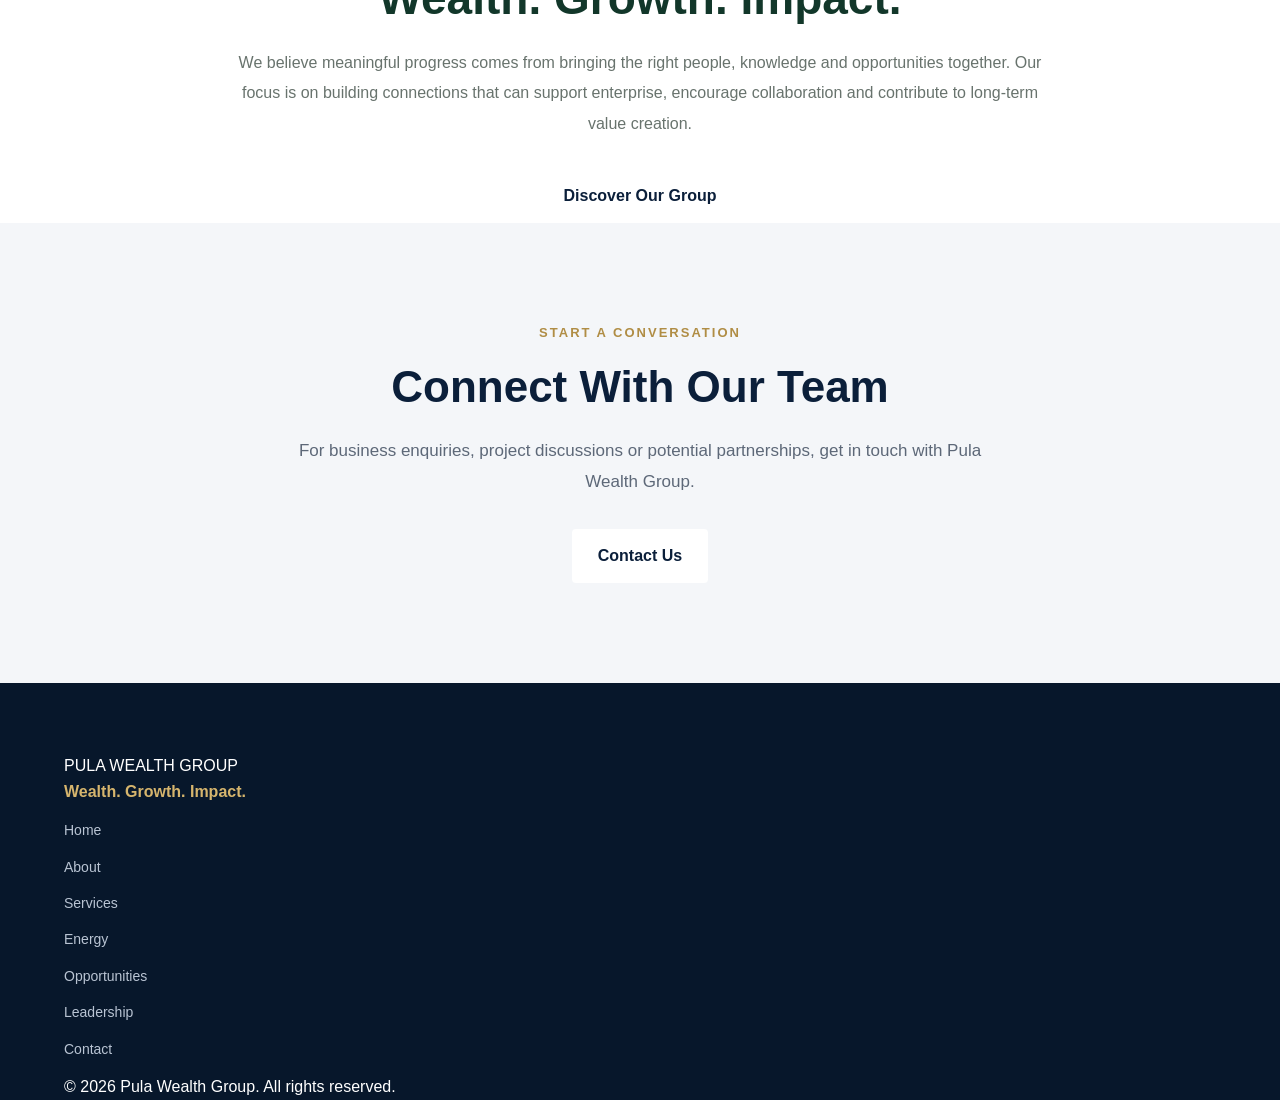
<file: leadership.html>
<!DOCTYPE html>

<html lang="en">
<head>
    <meta charset="UTF-8">
    <meta name="viewport" content="width=device-width, initial-scale=1.0">
    <title>Leadership | Pula Wealth Group</title>
    <link rel="icon" type="image/svg+xml" href="images/favicon.svg">


    <meta name="description" content="Learn about the leadership and strategic direction of Pula Wealth Group.">
    <link rel="stylesheet" href="css/style.css">
</head>
<body>


<header class="site-header">
    <div class="container nav-container">
        <a href="index.html" class="logo">PULA WEALTH GROUP</a>

        <nav class="main-nav">
            <a href="index.html">Home</a>
            <a href="about.html">About</a>
            <a href="services.html">Services</a>
            <a href="energy.html">Energy</a>
            <a href="opportunities.html">Opportunities</a>
            <a href="contact.html">Contact</a>
        </nav>
    </div>
</header>

<main>

    <section class="leadership-hero">
        <div class="container">
            <p class="section-label">LEADERSHIP & VISION</p>
            <h1>Leadership With Purpose</h1>
            <p>
                Building relationships, identifying opportunities and pursuing
                sustainable growth through strategic thinking, collaboration
                and disciplined execution.
            </p>
        </div>
    </section>

    <section class="leadership-profile section-padding">
        <div class="container leadership-profile-layout">

            <div class="leadership-image-panel">
                <div class="leader-image-placeholder">
    <img src="images/tumelo-sean-sealetsa.jpeg" alt="Tumelo Sean Sealetsa, Pula Wealth Group leader">
</div>

                    <p>Leadership</p>
                </div>
            
                     <div class="leadership-profile-content">
                <p class="section-label">MEET OUR LEADERSHIP</p>
                <h2>Tumelo Sean Sealetsa</h2>
                <p class="leadership-title">
                
                </p>

                <p>
                    With more than 15 years of experience across business,
                    strategy and leadership, Tumelo Sean Sealetsa brings a
                    focus on commercial relationships, strategic development
                    and identifying opportunities for growth.
                </p>

                <p>
                    Pula Wealth Group's approach centres on connecting capital,
                    expertise and opportunity. Through collaboration with
                    businesses and strategic partners, the group seeks to
                    support initiatives with clear objectives and long-term
                    commercial potential.
                </p>

                <p>
                    The group's work spans multiple sectors, with an emphasis
                    on building relationships, understanding market needs and
                    assessing opportunities within their commercial context.
                </p>

                <a href="contact.html" class="btn btn-primary">
                    Connect With Pula Wealth Group
                </a>
            </div>

        </div>
    </section>

    <section class="leadership-principles section-padding">
        <div class="container">

            <div class="section-heading">
                <p class="section-label">OUR LEADERSHIP APPROACH</p>
                <h2>Principles That Guide Our Work</h2>
                <p>
                    Our approach is shaped by a commitment to thoughtful
                    decision-making, strong relationships and responsible
                    commercial development.
                </p>
            </div>

            <div class="leadership-principles-grid">

                <article class="leadership-principle-card">
                    <span class="leadership-principle-number">01</span>
                    <h3>Strategic Thinking</h3>
                    <p>
                        Understanding the wider commercial landscape and
                        considering how opportunities align with long-term
                        objectives.
                    </p>
                </article>

                <article class="leadership-principle-card">
                    <span class="leadership-principle-number">02</span>
                    <h3>Relationships That Matter</h3>
                    <p>
                        Developing professional relationships with businesses,
                        investors and partners around shared objectives.
                    </p>
                </article>

                <article class="leadership-principle-card">
                    <span class="leadership-principle-number">03</span>
                    <h3>Disciplined Execution</h3>
                    <p>
                        Emphasising clear communication, careful assessment
                        and structured progress from discussion to action.
                    </p>
                </article>

            </div>
        </div>
    </section>

    <section class="leadership-message section-padding">
        <div class="container">
            <div class="leadership-message-content">
                <p class="section-label">A SHARED DIRECTION</p>
                <h2>Wealth. Growth. Impact.</h2>
                <p>
                    We believe meaningful progress comes from bringing the
                    right people, knowledge and opportunities together.
                    Our focus is on building connections that can support
                    enterprise, encourage collaboration and contribute to
                    long-term value creation.
                </p>
                <a href="about.html" class="btn btn-primary">
                    Discover Our Group
                </a>
            </div>
        </div>
    </section>

    <section class="contact-cta section-padding">
        <div class="container">
            <div class="contact-cta-content">
                <p class="section-label">START A CONVERSATION</p>
                <h2>Connect With Our Team</h2>
                <p>
                    For business enquiries, project discussions or potential
                    partnerships, get in touch with Pula Wealth Group.
                </p>
                <a href="contact.html" class="btn btn-primary">
                    Contact Us
                </a>
            </div>
        </div>
    </section>

</main>

<footer class="site-footer">
    <div class="container footer-content">
        <div class="footer-brand">
            <a href="index.html" class="logo">PULA WEALTH GROUP</a>
            <p>Wealth. Growth. Impact.</p>
        </div>

        <div class="footer-links">
            <a href="index.html">Home</a>
            <a href="about.html">About</a>
            <a href="services.html">Services</a>
            <a href="energy.html">Energy</a>
            <a href="opportunities.html">Opportunities</a>
            <a href="leadership.html">Leadership</a>
            <a href="contact.html">Contact</a>
        </div>

        <p class="footer-copy">&copy; 2026 Pula Wealth Group. All rights reserved.</p>
    </div>
</footer>


</body>
</html>
</file>
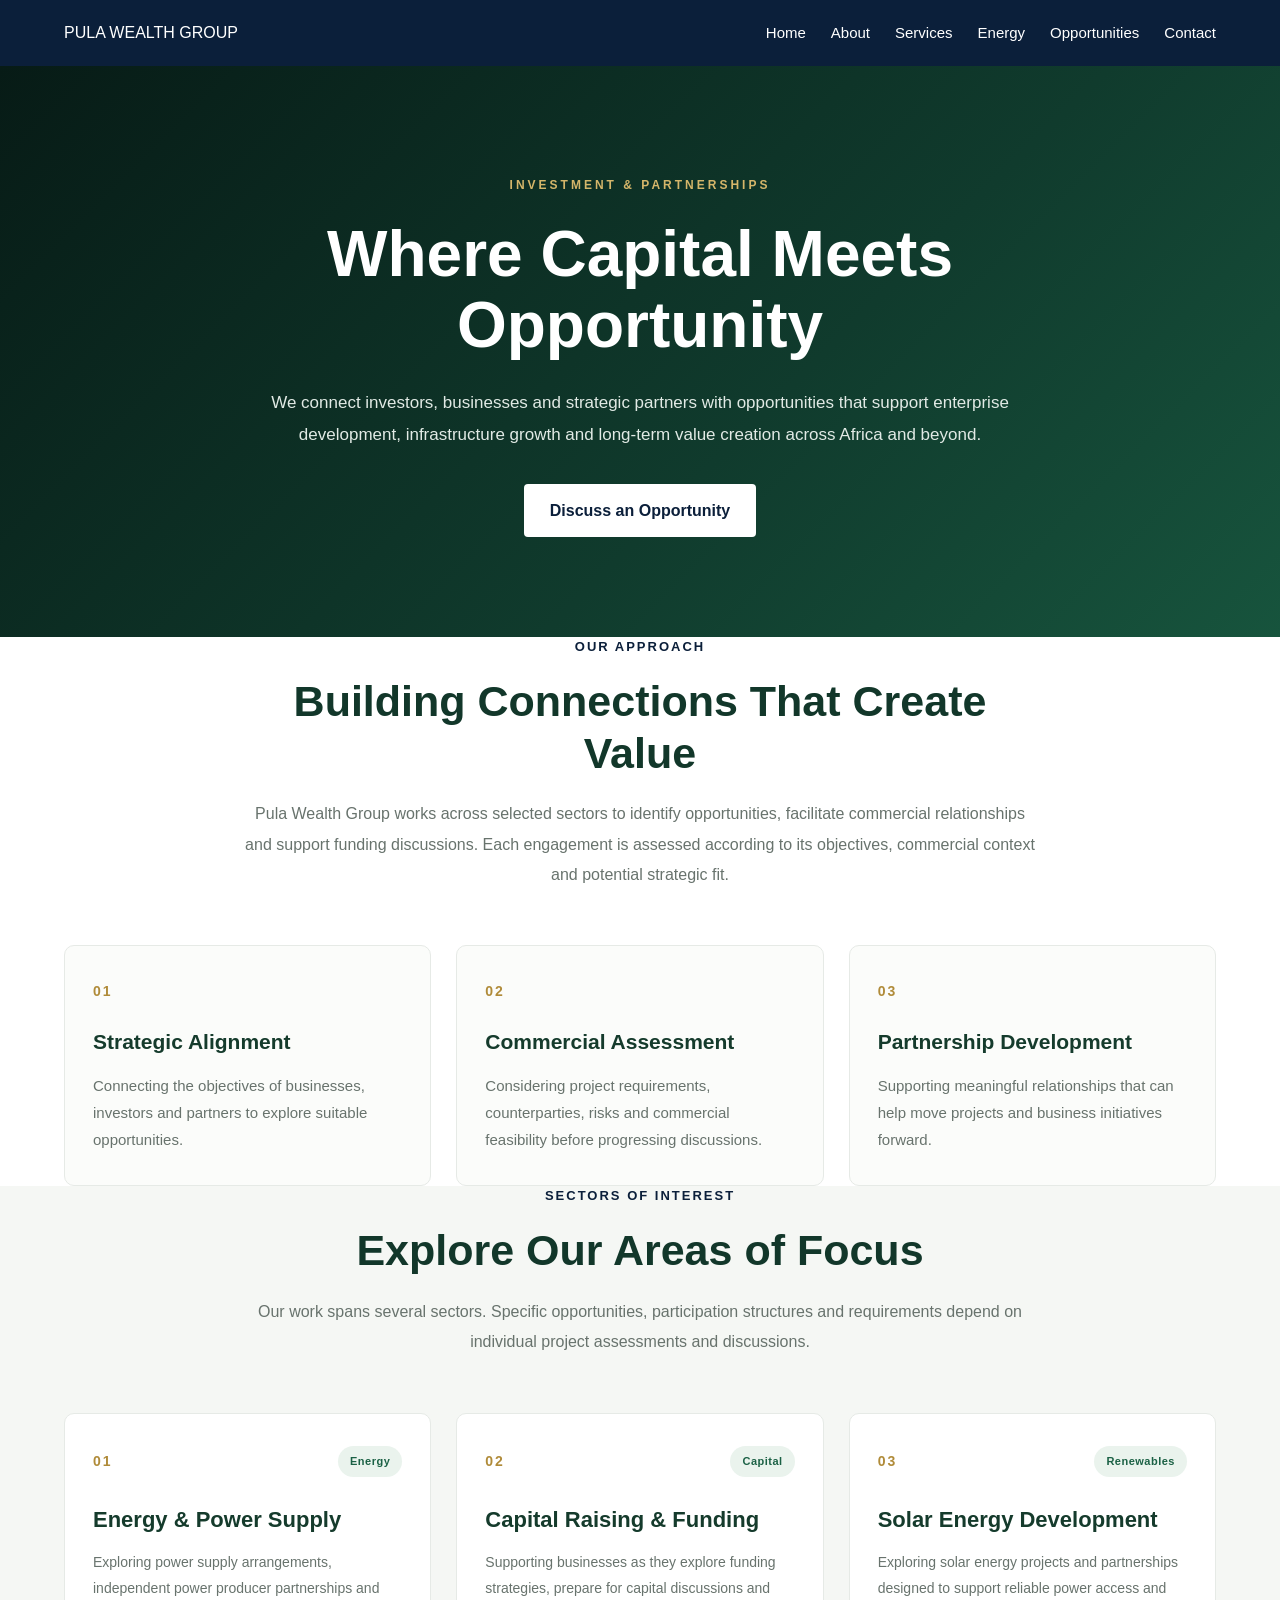
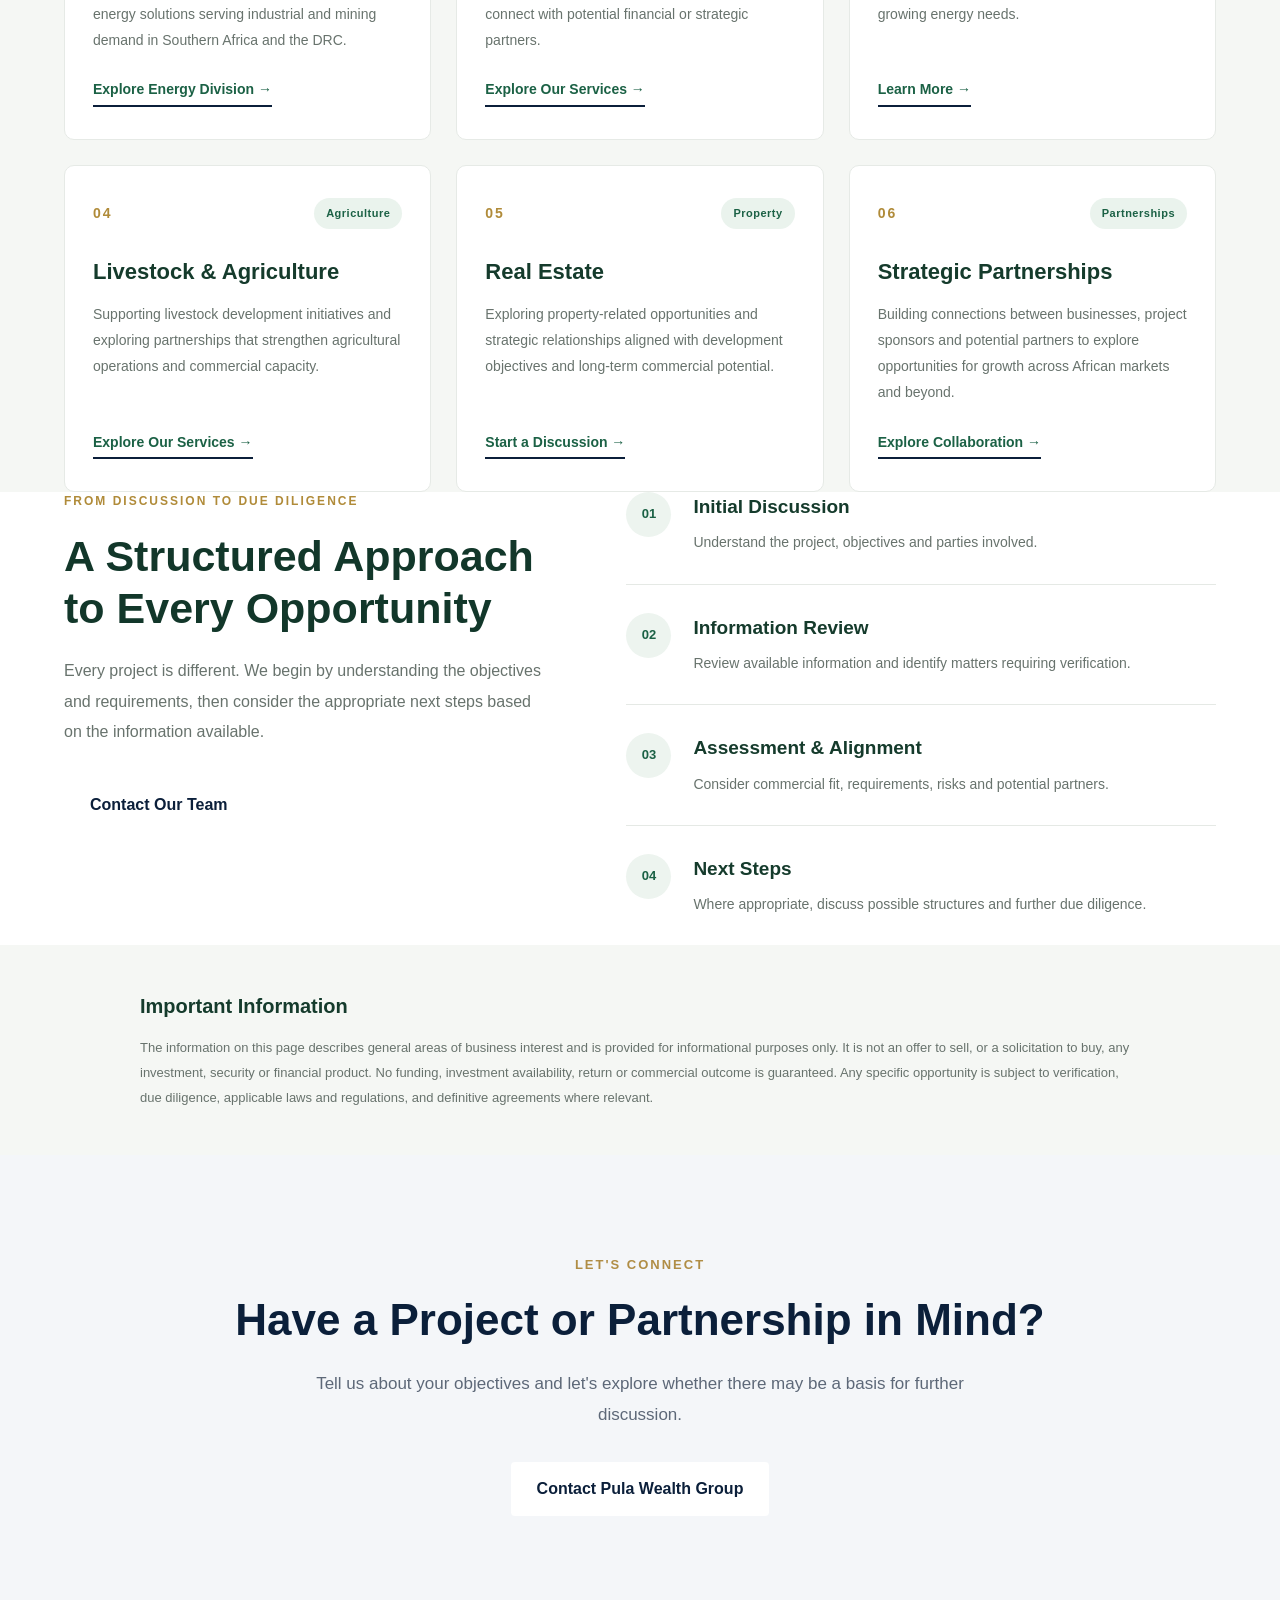
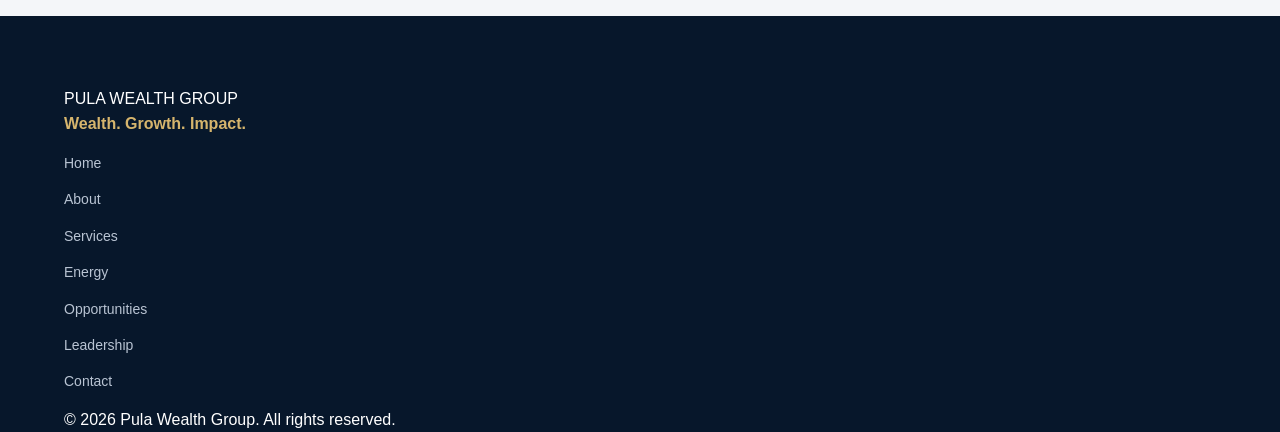
<file: opportunities.html>
<!DOCTYPE html>

<html lang="en">
<head>
    <meta charset="UTF-8">
    <meta name="viewport" content="width=device-width, initial-scale=1.0">
    <title>Investment Opportunities | Pula Wealth Group</title>
    <link rel="icon" type="image/svg+xml" href="images/favicon.svg">

    <meta name="description" content="Explore potential investment, funding, energy and strategic partnership opportunities with Pula Wealth Group.">
    <link rel="stylesheet" href="css/style.css">
</head>
<body>


<header class="site-header">
    <div class="container nav-container">
        <a href="index.html" class="logo">PULA WEALTH GROUP</a>

        <nav class="main-nav">
            <a href="index.html">Home</a>
            <a href="about.html">About</a>
            <a href="services.html">Services</a>
            <a href="energy.html">Energy</a>
            <a href="opportunities.html" class="active">Opportunities</a>
            <a href="contact.html">Contact</a>
        </nav>
    </div>
</header>

<main>

    <section class="opportunities-hero">
        <div class="container">
            <p class="section-label">INVESTMENT & PARTNERSHIPS</p>
            <h1>Where Capital Meets Opportunity</h1>
            <p>
                We connect investors, businesses and strategic partners with
                opportunities that support enterprise development, infrastructure
                growth and long-term value creation across Africa and beyond.
            </p>
            <a href="contact.html" class="btn btn-primary">Discuss an Opportunity</a>
        </div>
    </section>

    <section class="opportunities-intro section-padding">
        <div class="container">
            <div class="section-heading">
                <p class="section-label">OUR APPROACH</p>
                <h2>Building Connections That Create Value</h2>
                <p>
                    Pula Wealth Group works across selected sectors to identify
                    opportunities, facilitate commercial relationships and support
                    funding discussions. Each engagement is assessed according to
                    its objectives, commercial context and potential strategic fit.
                </p>
            </div>

            <div class="opportunities-principles">
                <div class="opportunity-principle">
                    <span class="principle-number">01</span>
                    <h3>Strategic Alignment</h3>
                    <p>
                        Connecting the objectives of businesses, investors and
                        partners to explore suitable opportunities.
                    </p>
                </div>

                <div class="opportunity-principle">
                    <span class="principle-number">02</span>
                    <h3>Commercial Assessment</h3>
                    <p>
                        Considering project requirements, counterparties, risks
                        and commercial feasibility before progressing discussions.
                    </p>
                </div>

                <div class="opportunity-principle">
                    <span class="principle-number">03</span>
                    <h3>Partnership Development</h3>
                    <p>
                        Supporting meaningful relationships that can help move
                        projects and business initiatives forward.
                    </p>
                </div>
            </div>
        </div>
    </section>

    <section class="opportunities-list section-padding">
        <div class="container">
            <div class="section-heading">
                <p class="section-label">SECTORS OF INTEREST</p>
                <h2>Explore Our Areas of Focus</h2>
                <p>
                    Our work spans several sectors. Specific opportunities,
                    participation structures and requirements depend on individual
                    project assessments and discussions.
                </p>
            </div>

            <div class="opportunities-grid">

                <article class="opportunity-card">
                    <div class="opportunity-card-top">
                        <span class="opportunity-index">01</span>
                        <span class="opportunity-tag">Energy</span>
                    </div>
                    <h3>Energy & Power Supply</h3>
                    <p>
                        Exploring power supply arrangements, independent power
                        producer partnerships and energy solutions serving
                        industrial and mining demand in Southern Africa and the DRC.
                    </p>
                    <a href="energy.html" class="text-link">Explore Energy Division &rarr;</a>
                </article>

                <article class="opportunity-card">
                    <div class="opportunity-card-top">
                        <span class="opportunity-index">02</span>
                        <span class="opportunity-tag">Capital</span>
                    </div>
                    <h3>Capital Raising & Funding</h3>
                    <p>
                        Supporting businesses as they explore funding strategies,
                        prepare for capital discussions and connect with potential
                        financial or strategic partners.
                    </p>
                    <a href="services.html" class="text-link">Explore Our Services &rarr;</a>
                </article>

                <article class="opportunity-card">
                    <div class="opportunity-card-top">
                        <span class="opportunity-index">03</span>
                        <span class="opportunity-tag">Renewables</span>
                    </div>
                    <h3>Solar Energy Development</h3>
                    <p>
                        Exploring solar energy projects and partnerships designed
                        to support reliable power access and growing energy needs.
                    </p>
                    <a href="energy.html" class="text-link">Learn More &rarr;</a>
                </article>

                <article class="opportunity-card">
                    <div class="opportunity-card-top">
                        <span class="opportunity-index">04</span>
                        <span class="opportunity-tag">Agriculture</span>
                    </div>
                    <h3>Livestock & Agriculture</h3>
                    <p>
                        Supporting livestock development initiatives and exploring
                        partnerships that strengthen agricultural operations and
                        commercial capacity.
                    </p>
                    <a href="services.html" class="text-link">Explore Our Services &rarr;</a>
                </article>

                <article class="opportunity-card">
                    <div class="opportunity-card-top">
                        <span class="opportunity-index">05</span>
                        <span class="opportunity-tag">Property</span>
                    </div>
                    <h3>Real Estate</h3>
                    <p>
                        Exploring property-related opportunities and strategic
                        relationships aligned with development objectives and
                        long-term commercial potential.
                    </p>
                    <a href="contact.html" class="text-link">Start a Discussion &rarr;</a>
                </article>

                <article class="opportunity-card">
                    <div class="opportunity-card-top">
                        <span class="opportunity-index">06</span>
                        <span class="opportunity-tag">Partnerships</span>
                    </div>
                    <h3>Strategic Partnerships</h3>
                    <p>
                        Building connections between businesses, project sponsors
                        and potential partners to explore opportunities for growth
                        across African markets and beyond.
                    </p>
                    <a href="contact.html" class="text-link">Explore Collaboration &rarr;</a>
                </article>

            </div>
        </div>
    </section>

    <section class="opportunities-process section-padding">
        <div class="container opportunities-process-layout">
            <div class="opportunities-process-copy">
                <p class="section-label">FROM DISCUSSION TO DUE DILIGENCE</p>
                <h2>A Structured Approach to Every Opportunity</h2>
                <p>
                    Every project is different. We begin by understanding the
                    objectives and requirements, then consider the appropriate
                    next steps based on the information available.
                </p>
                <a href="contact.html" class="btn btn-primary">Contact Our Team</a>
            </div>

            <div class="opportunities-process-steps">
                <div class="process-step">
                    <span>01</span>
                    <div>
                        <h3>Initial Discussion</h3>
                        <p>Understand the project, objectives and parties involved.</p>
                    </div>
                </div>

                <div class="process-step">
                    <span>02</span>
                    <div>
                        <h3>Information Review</h3>
                        <p>Review available information and identify matters requiring verification.</p>
                    </div>
                </div>

                <div class="process-step">
                    <span>03</span>
                    <div>
                        <h3>Assessment & Alignment</h3>
                        <p>Consider commercial fit, requirements, risks and potential partners.</p>
                    </div>
                </div>

                <div class="process-step">
                    <span>04</span>
                    <div>
                        <h3>Next Steps</h3>
                        <p>Where appropriate, discuss possible structures and further due diligence.</p>
                    </div>
                </div>
            </div>
        </div>
    </section>

    <section class="opportunities-disclaimer">
        <div class="container">
            <h2>Important Information</h2>
            <p>
                The information on this page describes general areas of business
                interest and is provided for informational purposes only. It is not
                an offer to sell, or a solicitation to buy, any investment, security
                or financial product. No funding, investment availability, return
                or commercial outcome is guaranteed. Any specific opportunity is
                subject to verification, due diligence, applicable laws and
                regulations, and definitive agreements where relevant.
            </p>
        </div>
    </section>

    <section class="contact-cta section-padding">
        <div class="container">
            <div class="contact-cta-content">
                <p class="section-label">LET'S CONNECT</p>
                <h2>Have a Project or Partnership in Mind?</h2>
                <p>
                    Tell us about your objectives and let's explore whether there
                    may be a basis for further discussion.
                </p>
                <a href="contact.html" class="btn btn-primary">Contact Pula Wealth Group</a>
            </div>
        </div>
    </section>

</main>

<footer class="site-footer">
    <div class="container footer-content">
        <div class="footer-brand">
            <a href="index.html" class="logo">PULA WEALTH GROUP</a>
            <p>Wealth. Growth. Impact.</p>
        </div>

        <div class="footer-links">
            <a href="index.html">Home</a>
            <a href="about.html">About</a>
            <a href="services.html">Services</a>
            <a href="energy.html">Energy</a>
            <a href="opportunities.html">Opportunities</a>
            <a href="leadership.html">Leadership</a>
            <a href="contact.html">Contact</a>
        </div>

        <p class="footer-copy">&copy; 2026 Pula Wealth Group. All rights reserved.</p>
    </div>
</footer>


</body>
</html>
</file>
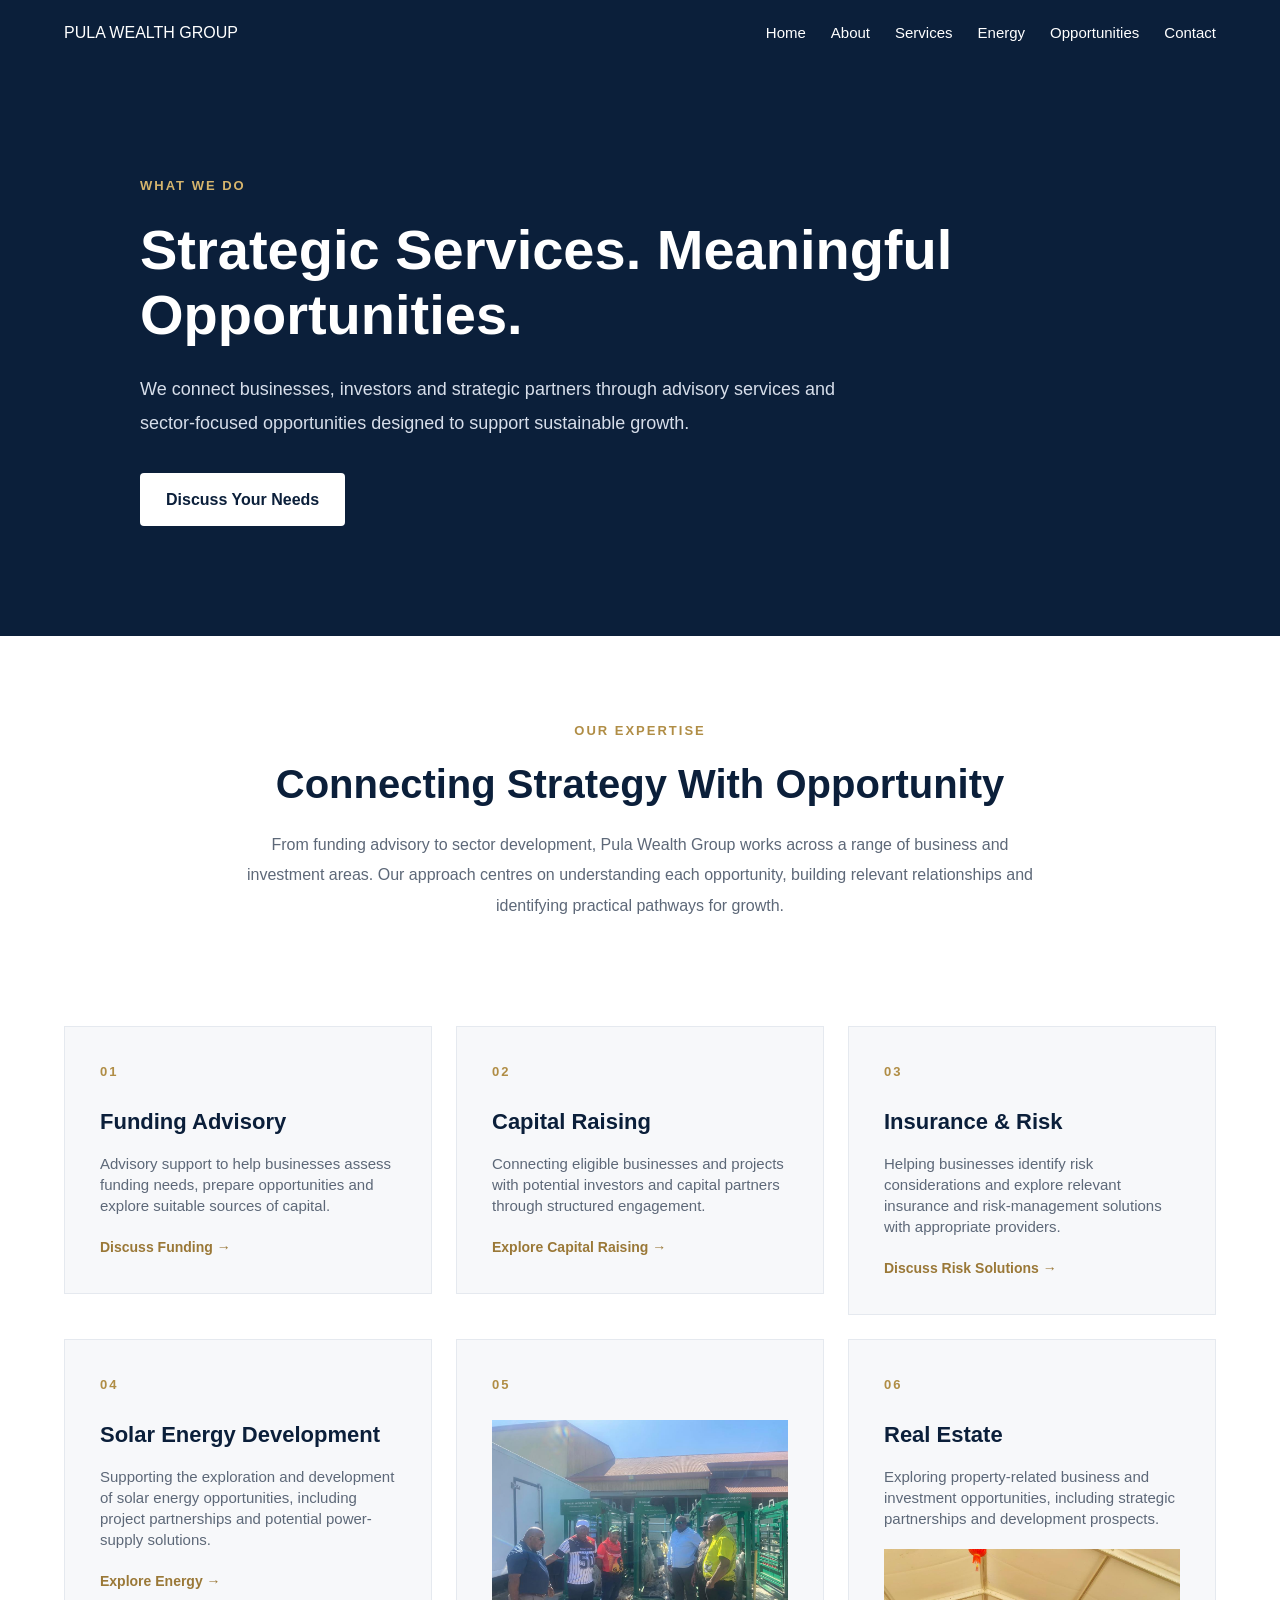
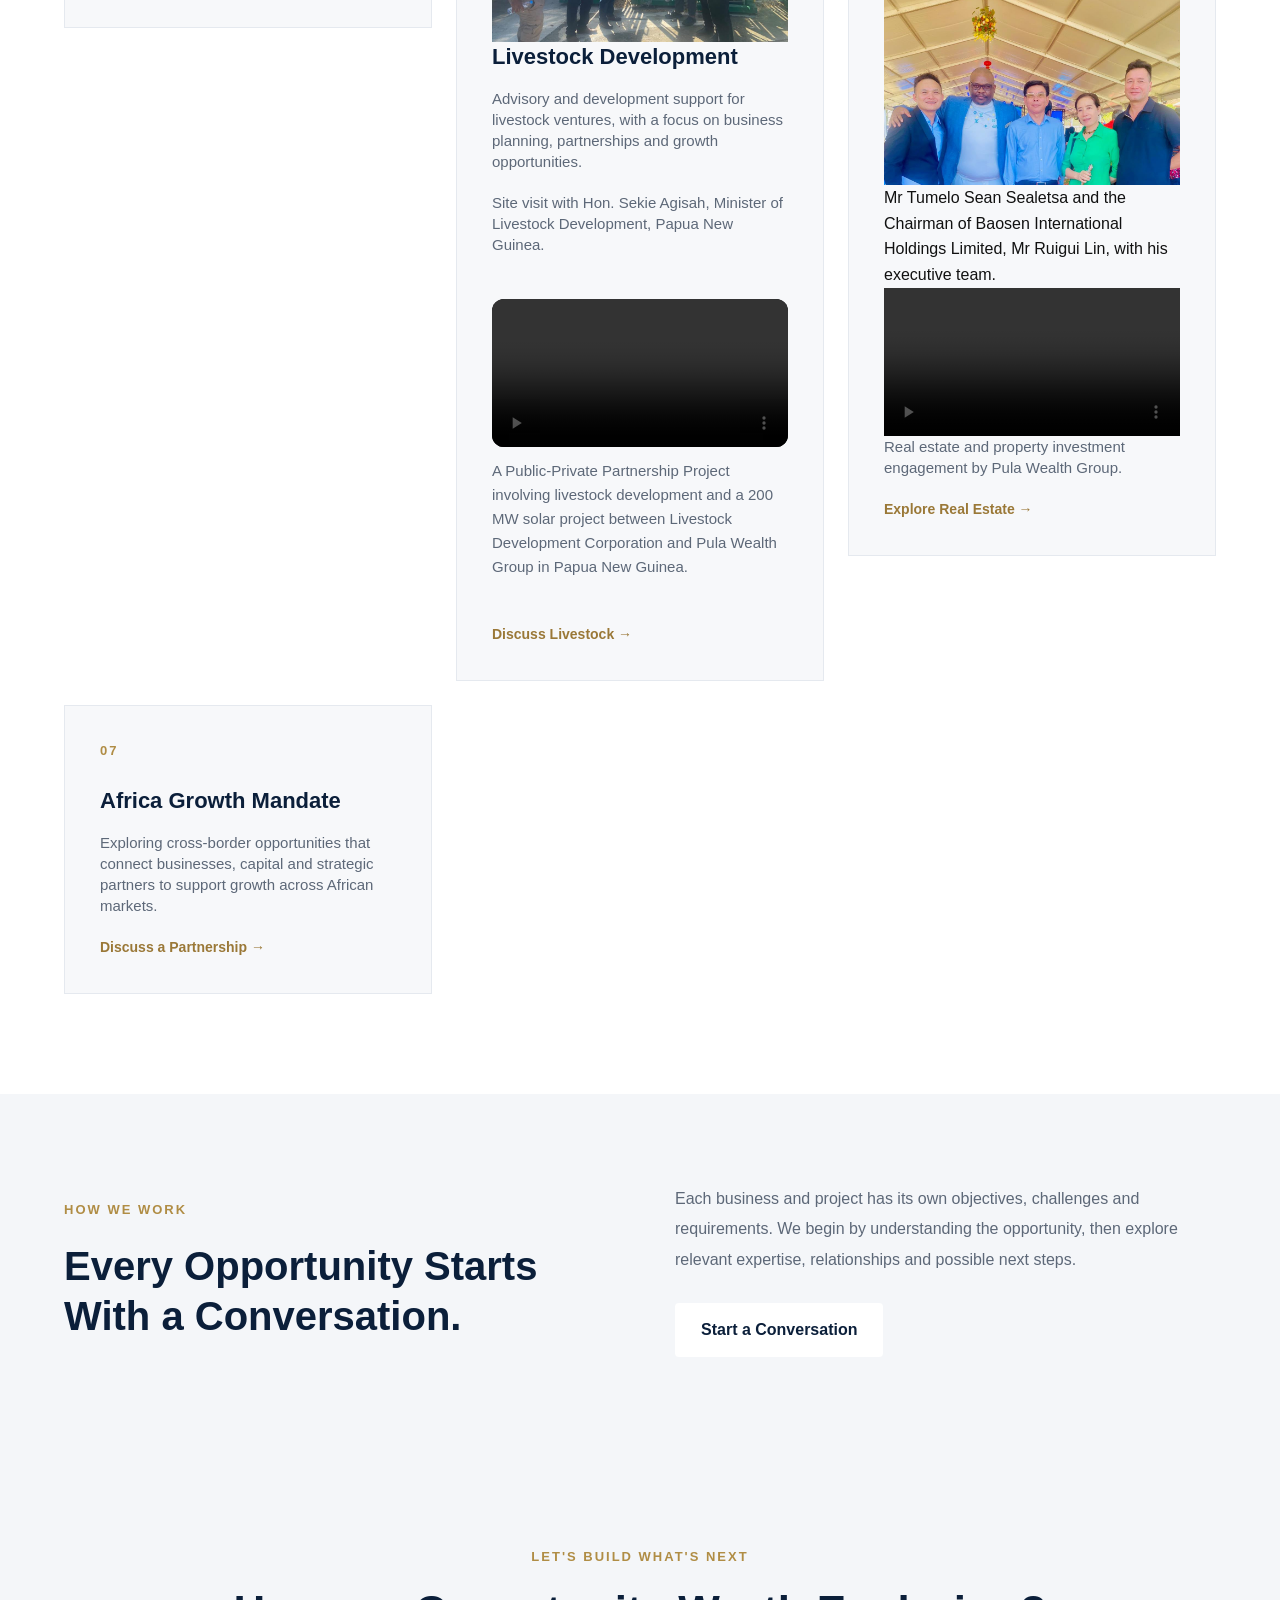
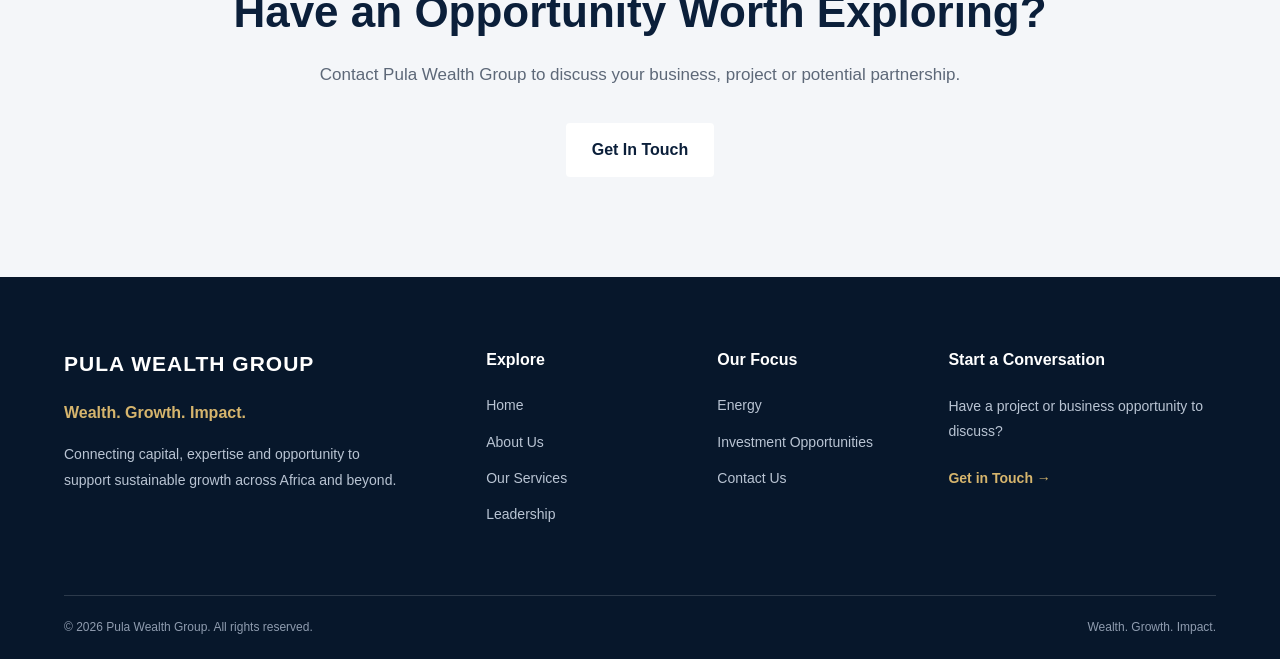
<file: services.html>
<!DOCTYPE html>

<html lang="en">
<head>
    <meta charset="UTF-8">
    <meta name="viewport" content="width=device-width, initial-scale=1.0">


<title>Our Services | Pula Wealth Group</title>
<link rel="icon" type="image/svg+xml" href="images/favicon.svg">


<meta name="description" content="Explore Pula Wealth Group's services in funding advisory, capital raising, insurance and risk, solar energy, livestock, real estate and strategic growth.">

<link rel="stylesheet" href="css/style.css">


</head>
<body>


<!-- HEADER -->
<header class="site-header">
    <div class="container nav-container">

        <a href="index.html" class="logo">PULA WEALTH GROUP</a>

        <nav class="main-nav">
            <a href="index.html">Home</a>
            <a href="about.html">About</a>
            <a href="services.html">Services</a>
            <a href="energy.html">Energy</a>
            <a href="opportunities.html">Opportunities</a>
            <a href="contact.html">Contact</a>
        </nav>

    </div>
</header>

<!-- SERVICES HERO -->
<section class="services-hero">
    <div class="container">

        <p class="section-label">WHAT WE DO</p>

        <h1>Strategic Services. Meaningful Opportunities.</h1>

        <p>
            We connect businesses, investors and strategic partners
            through advisory services and sector-focused opportunities
            designed to support sustainable growth.
        </p>

        <a href="contact.html" class="btn btn-primary">
            Discuss Your Needs
        </a>

    </div>
</section>

<!-- SERVICES INTRODUCTION -->
<section class="services-intro">
    <div class="container services-intro-content">

        <p class="section-label">OUR EXPERTISE</p>

        <h2>Connecting Strategy With Opportunity</h2>

        <p>
            From funding advisory to sector development, Pula Wealth
            Group works across a range of business and investment
            areas. Our approach centres on understanding each
            opportunity, building relevant relationships and
            identifying practical pathways for growth.
        </p>

    </div>
</section>

<!-- SERVICE AREAS -->
<section class="services-detail">
    <div class="container">

        <div class="services-detail-grid">

            <article class="service-detail-card">
                <span class="service-detail-number">01</span>

                <h3>Funding Advisory</h3>

                <p>
                    Advisory support to help businesses assess funding
                    needs, prepare opportunities and explore suitable
                    sources of capital.
                </p>

                <a href="contact.html">Discuss Funding →</a>
            </article>

            <article class="service-detail-card">
                <span class="service-detail-number">02</span>

                <h3>Capital Raising</h3>

                <p>
                    Connecting eligible businesses and projects with
                    potential investors and capital partners through
                    structured engagement.
                </p>

                <a href="contact.html">Explore Capital Raising →</a>
            </article>

            <article class="service-detail-card">
                <span class="service-detail-number">03</span>

                <h3>Insurance &amp; Risk</h3>

                <p>
                    Helping businesses identify risk considerations
                    and explore relevant insurance and risk-management
                    solutions with appropriate providers.
                </p>

                <a href="contact.html">Discuss Risk Solutions →</a>
            </article>

            <article class="service-detail-card">
               <span class="service-detail-number">04</span>

                <h3>Solar Energy Development</h3>

                <p>
                    Supporting the exploration and development of
                    solar energy opportunities, including project
                    partnerships and potential power-supply solutions.
                </p>

    <a href="energy.html">Explore Energy →</a>
</article>

            <article class="service-detail-card">
    <span class="service-detail-number">05</span>
    <img
        src="images/livestock-minister-site-visit.jpeg"
        alt="Pula Wealth Group CEO on a site visit with Hon. Sekie Agisah in Papua New Guinea"
        class="service-image"
    >
    <h3>Livestock Development</h3>
    <p>
        Advisory and development support for livestock
        ventures, with a focus on business planning,
        partnerships and growth opportunities.
    </p>
    <p class="photo-caption">
        Site visit with Hon. Sekie Agisah,
        Minister of Livestock Development, Papua New Guinea.
    </p>
    <div class="livestock-video">
        <video controls playsinline preload="metadata">
            <source src="videos/video%202.mp4" type="video/mp4">
            Your browser does not support HTML video.
        </video>
        <p class="photo-caption">
            A Public-Private Partnership Project involving
            livestock development and a 200 MW solar project
            between Livestock Development Corporation and
            Pula Wealth Group in Papua New Guinea.
        </p>
    </div>
    <a href="contact.html">Discuss Livestock →</a>
</article>

        <article class="service-detail-card">
    <span class="service-detail-number">06</span>

    <h3>Real Estate</h3>

    <p>
        Exploring property-related business and investment
        opportunities, including strategic partnerships
        and development prospects.
    </p>

    <figure class="service-detail-image">
        <img
            src="images/real-estate.jpeg"
            alt="Mr Tumelo Sean Sealetsa with Mr Ruigui Lin, Chairman of Baosen International Holdings Limited, and his executive team"
            loading="lazy"
        >

        <figcaption>
            Mr Tumelo Sean Sealetsa and the Chairman of Baosen
            International Holdings Limited, Mr Ruigui Lin,
            with his executive team.
        </figcaption>
    </figure>

    <!-- REAL ESTATE VIDEO -->
    <div class="real-estate-video">
        <video controls playsinline preload="metadata">
            <source src="videos/video%207.mp4" type="video/mp4">
            Your browser does not support HTML video.
        </video>

        <p class="photo-caption">
            Real estate and property investment engagement
            by Pula Wealth Group.
        </p>
    </div>

    <a href="contact.html">Explore Real Estate →</a>
</article>

            <article class="service-detail-card">
                <span class="service-detail-number">07</span>

                <h3>Africa Growth Mandate</h3>

                <p>
                    Exploring cross-border opportunities that connect
                    businesses, capital and strategic partners to
                    support growth across African markets.
                </p>

                <a href="contact.html">Discuss a Partnership →</a>
            </article>

        </div>

    </div>
</section>

<!-- OUR APPROACH -->
<section class="services-approach">
    <div class="container services-approach-grid">

        <div>
            <p class="section-label">HOW WE WORK</p>

            <h2>Every Opportunity Starts With a Conversation.</h2>
        </div>

        <div>
            <p>
                Each business and project has its own objectives,
                challenges and requirements. We begin by understanding
                the opportunity, then explore relevant expertise,
                relationships and possible next steps.
            </p>

            <a href="contact.html" class="btn btn-primary">
                Start a Conversation
            </a>
        </div>

    </div>
</section>

<!-- CONTACT CALL TO ACTION -->
<section class="contact-cta">
    <div class="container contact-cta-content">

        <p class="section-label">LET'S BUILD WHAT'S NEXT</p>

        <h2>Have an Opportunity Worth Exploring?</h2>

        <p>
            Contact Pula Wealth Group to discuss your business,
            project or potential partnership.
        </p>

        <a href="contact.html" class="btn btn-primary">
            Get In Touch
        </a>

    </div>
</section>

<!-- FOOTER -->
<footer class="site-footer">

    <div class="container footer-grid">

        <div class="footer-brand">
            <a href="index.html" class="footer-logo">
                PULA WEALTH GROUP
            </a>

            <p>Wealth. Growth. Impact.</p>

            <p class="footer-description">
                Connecting capital, expertise and opportunity to
                support sustainable growth across Africa and beyond.
            </p>
        </div>

        <div class="footer-links">
            <h3>Explore</h3>
            <a href="index.html">Home</a>
            <a href="about.html">About Us</a>
            <a href="services.html">Our Services</a>
            <a href="leadership.html">Leadership</a>
        </div>

        <div class="footer-links">
            <h3>Our Focus</h3>
            <a href="energy.html">Energy</a>
            <a href="opportunities.html">Investment Opportunities</a>
            <a href="contact.html">Contact Us</a>
        </div>

        <div class="footer-contact">
            <h3>Start a Conversation</h3>

            <p>
                Have a project or business opportunity to discuss?
            </p>

            <a href="contact.html" class="footer-contact-link">
                Get in Touch →
            </a>
        </div>

    </div>

    <div class="container footer-bottom">
        <p>© 2026 Pula Wealth Group. All rights reserved.</p>
        <p>Wealth. Growth. Impact.</p>
    </div>

</footer>


</body>
</html>
</file>
<file: css/style.css>
/* PULA WEALTH GROUP */

* { 
    margin: 0;
    padding: 0;
    box-sizing: border-box;
}

html { 
    scroll-behavior: smooth;
}

body { 
    font-family: Arial, Helvetica, sans-serif;
    background-color: #ffffff;
    color: #111111;
    line-height: 1.6;
}

img { 
    max-width: 100%;
    display: block;
}

a { 
    text-decoration: none;
    color: inherit;
}

button,
input,
textarea { 
    font: inherit;
}

.container { 
    width: 90%;
    max-width: 1200px;
    margin: 0 auto;
}

/* HEADER */

.site-header  { 
    background-color: #0b1f3a;
    color: #ffffff;
    padding: 20px 0;
}

.nav-container { 
    display: flex;
    align-items: center;
    justify-content: space-between;
    gap: 30px;
}

.logon{ 
    font-size: 20px;
    font-weight: 700;
    letter-spacing: 1px;
}

.main-nav { 
    display: flex;
    align-items: center;
    gap: 25px;
}

.main-nav a { 
    font-size: 15px;
    font-weight: 500;
    transition: 0.3s ease;
}

.main-nav a:hover { 
    opacity: 0.7;
}

/* HERO SECTION */

.hero { 
    min-height: 650px;
    background-color: #0b1f3a;
    color: #ffffff;
    display: flex;
    align-items: center;
}

.hero-content { 
    padding: 80px;
}

.hero-text { 
    max-width: 750px;
}

.hero-label { 
    font-size: 14px;
    font-weight: 700;
    letter-spacing: 3px;
    margin-bottom: 20px;
    opacity: 0.8;
}

.hero h1 { 
    font-size: 64px;
    line-height: 1.1;
    margin-bottom: 25px;
}

.hero-description { 
    max-width: 650px;
    font-size: 19px;
    line-height: 1.7;
    margin-bottom: 35px;
    opacity: 0.9;
}

.hero-buttons { 
    display: flex;
    gap: 15px;
    flex-wrap: wrap;
}

.btn { 
    display: inline-block;
    padding: 14px 26px;
    font-weight: 600;
    border-radius: 4px;
    transition: 0.3s ease;
}

.btn-primary { 
    background-color: #ffffff;
    color: #0b1f3a;
}

.btn-primary:hover { 
    opacity: 0.85;
}

.btn-secondary { 
    border: 1px solid #ffffff;
    color: #ffffff;
}

.btn-secondary:hover { 
    background-color: #ffffff;
    color: #0b1f3a;
}

/* MOBILE RESPONSIVE */

@media (max-width: 768px) {

    .nav-container {
        flex-direction: column;
        align-items: flex-start;
    }

    .main-nav {
        width: 100%;
        flex-wrap: wrap;
        gap: 15px;
    }

    .main-nav a {
        font-size: 14px;
    }

    .hero {
        min-height: 600px;
    }

    .hero h1 {
        font-size: 44px;
    }

    .hero-description {
        font-size: 17px;
    }

    .hero-content {
        padding: 60px 0;
    }

}

/* INTRO SECTION */

.intro-section {
    padding: 100px 0;
    background-color: #ffffff;
}

.intro-content {
    display: grid;
    grid-template-columns: 1fr 1fr;
    gap: 70px;
    align-items: start;
}

.section-label {
    font-size: 13px;
    font-weight: 700;
    letter-spacing: 2px;
    color: #0b1f3a;
    margin-bottom: 18px;
}

.intro-heading h2 {
    font-size: 42px;
    line-height: 1.2;
    color: #0b1f3a;
    max-width: 500px;
}

.intro-text {
    font-size: 18px;
    color: #555555;
}

.intro-text p {
    margin-bottom: 22px;
}

.text-link {
    display: inline-block;
    margin-top: 10px;
    color: #0b1f3a;
    font-weight: 700;
    border-bottom: 2px solid #0b1f3a;
    padding-bottom: 4px;
}

/* MOBILE INTRO SECTION */

@media (max-width: 768px) {

    .intro-content {
        grid-template-columns: 1fr;
        gap: 35px;
    }

    .intro-heading h2 {
        font-size: 34px;
    }

    .intro-text {
        font-size: 17px;
    }

    .intro-section {
        padding: 70px 0;
    }

}

/* SERVICES SECTION */

.services-section {
    padding: 100px 0;
    background-color: #f4f6f9;
}

.services-heading {
    max-width: 700px;
    margin-bottom: 50px;
}

.services-heading h2 {
    font-size: 42px;
    line-height: 1.2;
    color: #0b1f3a;
    margin-bottom: 20px;
}

.services-heading > p:last-child {
    font-size: 18px;
    color: #555555;
}

.services-grid {
    display: grid;
    grid-template-columns: repeat(3, 1fr);
    gap: 25px;
}

.service-card {
    background-color: #ffffff;
    padding: 35px 30px;
    border: 1px solid #e5e9ef;
    border-radius: 6px;
    transition: transform 0.3s ease, box-shadow 0.3s ease;
}

.service-card:hover {
    transform: translateY(-5px);
    box-shadow: 0 12px 30px rgba(11, 31, 58, 0.08);
}

.service-card h3 {
    font-size: 21px;
    color: #0b1f3a;
    margin-bottom: 15px;
}

.service-card p {
    font-size: 15px;
    color: #555555;
    line-height: 1.8;
}

.services-button {
    margin-top: 45px;
}

/* RESPONSIVE SERVICES */

@media (max-width: 900px) {

    .services-grid {
        grid-template-columns: repeat(2, 1fr);
    }

}

@media (max-width: 600px) {

    .services-section {
        padding: 70px 0;
    }

    .services-heading h2 {
        font-size: 34px;
    }

    .services-grid {
        grid-template-columns: 1fr;
    }

    .service-card {
        padding: 28px 24px;
    }

}

/* ENERGY DIVISION SECTION */

.energy-section {
    padding: 100px 0;
    background-color: #0b1f3a;
    color: #ffffff;
}

.energy-container {
    display: grid;
    grid-template-columns: 1.2fr 0.8fr;
    gap: 70px;
    align-items: center;
}

.energy-content .section-label {
    color: #d6b56d;
}

.energy-content h2 {
    font-size: 42px;
    line-height: 1.2;
    margin-bottom: 25px;
    max-width: 600px;
}

.energy-description {
    font-size: 17px;
    line-height: 1.8;
    color: #d7deea;
    margin-bottom: 35px;
    max-width: 600px;
}

.energy-highlight {
    background-color: #ffffff;
    color: #0b1f3a;
    padding: 45px 35px;
    border-radius: 6px;
    border-top: 5px solid #d6b56d;
}

.energy-number {
    font-size: 48px;
    font-weight: 800;
    line-height: 1.2;
    margin-bottom: 15px;
}

.energy-highlight h3 {
    font-size: 23px;
    margin-bottom: 18px;
}

.energy-highlight p {
    font-size: 15px;
    line-height: 1.8;
    color: #555555;
    margin-bottom: 25px;
}

.energy-link {
    display: inline-block;
    color: #0b1f3a;
    font-weight: 700;
    border-bottom: 2px solid #d6b56d;
    padding-bottom: 5px;
}

/* ENERGY SECTION RESPONSIVE */

@media (max-width: 768px) {

    .energy-section {
        padding: 70px 0;
    }

    .energy-container {
        grid-template-columns: 1fr;
        gap: 40px;
    }

    .energy-content h2 {
        font-size: 34px;
    }

    .energy-number {
        font-size: 40px;
    }

    .energy-highlight {
        padding: 35px 25px;
    }

}

/* INVESTMENT & CAPITAL SECTION */

.investment-section {
    padding: 100px 0;
    background-color: #ffffff;
}

.investment-heading {
    max-width: 750px;
    margin-bottom: 50px;
}

.investment-heading h2 {
    font-size: 42px;
    line-height: 1.2;
    color: #0b1f3a;
    margin-bottom: 22px;
}

.investment-heading > p:last-child {
    font-size: 18px;
    line-height: 1.8;
    color: #555555;
}

.investment-grid {
    display: grid;
    grid-template-columns: repeat(3, 1fr);
    gap: 25px;
}

.investment-card {
    padding: 35px 30px;
    background-color: #f4f6f9;
    border-bottom: 4px solid #d6b56d;
    border-radius: 4px;
    transition: transform 0.3s ease, box-shadow 0.3s ease;
}

.investment-card:hover {
    transform: translateY(-5px);
    box-shadow: 0 12px 30px rgba(11, 31, 58, 0.08);
}

.investment-number {
    display: inline-block;
    font-size: 14px;
    font-weight: 700;
    letter-spacing: 2px;
    color: #9a7836;
    margin-bottom: 22px;
}

.investment-card h3 {
    font-size: 22px;
    color: #0b1f3a;
    margin-bottom: 15px;
}

.investment-card p {
    font-size: 15px;
    line-height: 1.8;
    color: #555555;
}

.investment-action {
    margin-top: 40px;
}

/* INVESTMENT SECTION RESPONSIVE */

@media (max-width: 768px) {

    .investment-section {
        padding: 70px 0;
    }

    .investment-heading h2 {
        font-size: 34px;
    }

    .investment-grid {
        grid-template-columns: 1fr;
    }

    .investment-card {
        padding: 30px 25px;
    }

}

/* LEADERSHIP SECTION */

.leadership-section {
    padding: 100px 0;
    background-color: #f4f6f9;
}

.leadership-container {
    display: grid;
    grid-template-columns: 0.85fr 1.15fr;
    gap: 70px;
    align-items: center;
}

.leadership-image-placeholder {
    width: 100%;
}

.portrait-placeholder {
    min-height: 430px;
    background-color: #dce2ea;
    border: 1px solid #cbd3df;
    display: flex;
    flex-direction: column;
    justify-content: center;
    align-items: center;
    text-align: center;
    padding: 30px;
    color: #0b1f3a;
}

.portrait-placeholder span {
    font-size: 14px;
    font-weight: 700;
    letter-spacing: 2px;
}

.portrait-placeholder p {
    margin-top: 12px;
    font-size: 14px;
    color: #555555;
}

.leadership-content h2 {
    font-size: 42px;
    line-height: 1.2;
    color: #0b1f3a;
    margin-bottom: 18px;
}

.leadership-content h3 {
    font-size: 18px;
    color: #9a7836;
    margin-bottom: 25px;
}

.leadership-content > p:not(.section-label) {
    font-size: 16px;
    line-height: 1.9;
    color: #555555;
    margin-bottom: 20px;
}

.leadership-content .btn {
    margin-top: 15px;
}

/* LEADERSHIP RESPONSIVE */

@media (max-width: 768px) {

    .leadership-section {
        padding: 70px 0;
    }

    .leadership-container {
        grid-template-columns: 1fr;
        gap: 40px;
    }

    .portrait-placeholder {
        min-height: 320px;
    }

    .leadership-content h2 {
        font-size: 34px;
    }

}

/* CEO MESSAGE SECTION */

.ceo-message-section {
    padding: 100px 0;
    background-color: #ffffff;
}

.ceo-message-container {
    max-width: 950px;
}

.ceo-message-heading {
    text-align: center;
    margin-bottom: 45px;
}

.ceo-message-heading h2 {
    font-size: 44px;
    line-height: 1.2;
    color: #0b1f3a;
    margin-top: 15px;
}

.ceo-message-content {
    border-left: 4px solid #d6b56d;
    padding: 10px 0 10px 35px;
}

.ceo-message-content > p {
    font-size: 17px;
    line-height: 1.9;
    color: #555555;
    margin-bottom: 22px;
}

.ceo-message-signature {
    display: flex;
    flex-direction: column;
    gap: 5px;
    margin-top: 35px;
}

.ceo-message-signature strong {
    font-size: 19px;
    color: #0b1f3a;
}

.ceo-message-signature span {
    font-size: 14px;
    color: #777777;
}

/* CEO MESSAGE RESPONSIVE */

@media (max-width: 768px) {

    .ceo-message-section {
        padding: 70px 0;
    }

    .ceo-message-heading h2 {
        font-size: 34px;
    }

    .ceo-message-content {
        padding-left: 22px;
    }

    .ceo-message-content > p {
        font-size: 16px;
    }

}

/* CRYPTO AND DIGITAL ASSETS SECTION */

.crypto-section {
    padding: 100px 0;
    background-color: #f4f6f9;
}

.crypto-heading {
    max-width: 750px;
    margin-bottom: 50px;
}

.crypto-heading h2 {
    font-size: 42px;
    line-height: 1.2;
    color: #0b1f3a;
    margin-bottom: 22px;
}

.crypto-heading > p:last-child {
    font-size: 17px;
    line-height: 1.8;
    color: #555555;
}

.crypto-grid {
    display: grid;
    grid-template-columns: repeat(3, 1fr);
    gap: 25px;
}

.crypto-card {
    background-color: #ffffff;
    padding: 35px 30px;
    border: 1px solid #e5e9ef;
    border-radius: 5px;
    transition: transform 0.3s ease, box-shadow 0.3s ease;
}

.crypto-card:hover {
    transform: translateY(-5px);
    box-shadow: 0 12px 30px rgba(11, 31, 58, 0.08);
}

.crypto-icon {
    display: inline-flex;
    align-items: center;
    justify-content: center;
    width: 48px;
    height: 48px;
    background-color: #0b1f3a;
    color: #d6b56d;
    font-weight: 700;
    border-radius: 50%;
    margin-bottom: 25px;
}

.crypto-card h3 {
    font-size: 21px;
    line-height: 1.4;
    color: #0b1f3a;
    margin-bottom: 15px;
}

.crypto-card p {
    font-size: 15px;
    line-height: 1.8;
    color: #555555;
}

/* CRYPTO SECTION RESPONSIVE */

@media (max-width: 768px) {

    .crypto-section {
        padding: 70px 0;
    }

    .crypto-heading h2 {
        font-size: 34px;
    }

    .crypto-grid {
        grid-template-columns: 1fr;
    }

    .crypto-card {
        padding: 30px 25px;
    }

}

/* GLOBAL PRESENCE SECTION */

.global-section {
    padding: 100px 0;
    background-color: #0b1f3a;
    color: #ffffff;
}

.global-heading {
    max-width: 800px;
    margin-bottom: 50px;
}

.global-heading .section-label {
    color: #d6b56d;
}

.global-heading h2 {
    font-size: 42px;
    line-height: 1.2;
    margin-bottom: 22px;
}

.global-heading > p:last-child {
    font-size: 17px;
    line-height: 1.8;
    color: #d7deea;
}

.global-grid {
    display: grid;
    grid-template-columns: repeat(3, 1fr);
    gap: 20px;
}

.global-card {
    padding: 30px;
    border: 1px solid rgba(255, 255, 255, 0.2);
    background-color: rgba(255, 255, 255, 0.04);
    transition: background-color 0.3s ease, transform 0.3s ease;
}

.global-card:hover {
    background-color: rgba(255, 255, 255, 0.09);
    transform: translateY(-4px);
}

.global-number {
    display: block;
    color: #d6b56d;
    font-size: 13px;
    font-weight: 700;
    letter-spacing: 2px;
    margin-bottom: 18px;
}

.global-card h3 {
    font-size: 21px;
    margin-bottom: 12px;
}

.global-card p {
    color: #d7deea;
    font-size: 14px;
    line-height: 1.8;
}

/* GLOBAL PRESENCE RESPONSIVE */

@media (max-width: 900px) {

    .global-grid {
        grid-template-columns: repeat(2, 1fr);
    }

}

@media (max-width: 600px) {

    .global-section {
        padding: 70px 0;
    }

    .global-heading h2 {
        font-size: 34px;
    }

    .global-grid {
        grid-template-columns: 1fr;
    }

    .global-card {
        padding: 25px;
    }

}

/* CONTACT CALL TO ACTION */

.contact-cta {
    padding: 100px 0;
    background-color: #f4f6f9;
    text-align: center;
}

.contact-cta-content {
    max-width: 850px;
    margin: 0 auto;
}

.contact-cta .section-label {
    color: #b08d45;
    margin-bottom: 18px;
}

.contact-cta h2 {
    font-size: 44px;
    line-height: 1.2;
    color: #0b1f3a;
    margin-bottom: 22px;
}

.contact-cta-content > p:not(.section-label) {
    max-width: 700px;
    margin: 0 auto 32px;
    color: #5d6878;
    font-size: 17px;
    line-height: 1.8;
}

.contact-cta .btn {
    display: inline-block;
}

@media (max-width: 600px) {
    .contact-cta {
        padding: 70px 20px;
    }

    .contact-cta h2 {
        font-size: 34px;
    }

    .contact-cta-content > p:not(.section-label) {
        font-size: 15px;
    }
}

/* FOOTER */

.site-footer {
    background-color: #07172b;
    color: #ffffff;
    padding-top: 70px;
}

.footer-grid {
    display: grid;
    grid-template-columns: 2fr 1fr 1fr 1.4fr;
    gap: 40px;
    padding-bottom: 55px;
}

.footer-logo {
    display: inline-block;
    color: #ffffff;
    text-decoration: none;
    font-size: 21px;
    font-weight: 800;
    letter-spacing: 1px;
    margin-bottom: 20px;
}

.footer-brand > p:first-of-type {
    color: #d6b56d;
    font-weight: 600;
    margin-bottom: 15px;
}

.footer-description {
    max-width: 340px;
    color: #b9c4d3;
    font-size: 14px;
    line-height: 1.9;
}

.footer-links h3,
.footer-contact h3 {
    color: #ffffff;
    font-size: 16px;
    margin-bottom: 22px;
}

.footer-links a {
    display: block;
    width: fit-content;
    color: #b9c4d3;
    text-decoration: none;
    font-size: 14px;
    margin-bottom: 14px;
    transition: color 0.3s ease;
}

.footer-links a:hover,
.footer-contact-link:hover {
    color: #d6b56d;
}

.footer-contact p {
    color: #b9c4d3;
    font-size: 14px;
    line-height: 1.8;
    margin-bottom: 20px;
}

.footer-contact-link {
    color: #d6b56d;
    font-size: 14px;
    font-weight: 700;
    text-decoration: none;
    transition: color 0.3s ease;
}

.footer-bottom {
    border-top: 1px solid rgba(255, 255, 255, 0.15);
    padding-top: 22px;
    padding-bottom: 22px;
    display: flex;
    justify-content: space-between;
    gap: 20px;
}

.footer-bottom p {
    color: #8f9caf;
    font-size: 12px;
}

/* FOOTER RESPONSIVE */

@media (max-width: 900px) {
    .footer-grid {
        grid-template-columns: repeat(2, 1fr);
        gap: 35px;
    }
}

@media (max-width: 600px) {
    .site-footer {
        padding-top: 50px;
    }

    .footer-grid {
        grid-template-columns: 1fr;
        gap: 30px;
        padding-bottom: 40px;
    }

    .footer-bottom {
        flex-direction: column;
        gap: 10px;
    }
}

/* ABOUT PAGE — HERO */

.about-hero {
    padding: 120px 0;
    background-color: #0b1f3a;
    color: #ffffff;
}

.about-hero .container {
    max-width: 1000px;
}

.about-hero .section-label {
    color: #d6b56d;
    margin-bottom: 22px;
}

.about-hero h1 {
    max-width: 850px;
    font-size: 58px;
    line-height: 1.15;
    margin-bottom: 25px;
}

.about-hero p:not(.section-label) {
    max-width: 720px;
    color: #d7deea;
    font-size: 18px;
    line-height: 1.9;
    margin-bottom: 32px;
}


/* ABOUT PAGE — OUR STORY */

.about-story {
    padding: 100px 0;
    background-color: #ffffff;
}

.about-story-grid {
    display: grid;
    grid-template-columns: 1fr 1.2fr;
    gap: 80px;
    align-items: start;
}

.about-story-heading .section-label {
    color: #b08d45;
    margin-bottom: 18px;
}

.about-story-heading h2 {
    color: #0b1f3a;
    font-size: 42px;
    line-height: 1.2;
}

.about-story-text p {
    color: #5d6878;
    font-size: 16px;
    line-height: 1.9;
    margin-bottom: 20px;
}


/* ABOUT PAGE — OUR APPROACH */

.about-approach {
    padding: 100px 0;
    background-color: #f4f6f9;
}

.about-section-heading {
    max-width: 750px;
    margin: 0 auto 55px;
    text-align: center;
}

.about-section-heading .section-label {
    color: #b08d45;
    margin-bottom: 18px;
}

.about-section-heading h2 {
    color: #0b1f3a;
    font-size: 42px;
    margin-bottom: 20px;
}

.about-section-heading > p:last-child {
    color: #5d6878;
    font-size: 16px;
    line-height: 1.8;
}

.about-approach-grid {
    display: grid;
    grid-template-columns: repeat(3, 1fr);
    gap: 25px;
}

.about-approach-card {
    padding: 35px;
    background-color: #ffffff;
    border: 1px solid #e3e8ef;
    transition: transform 0.3s ease, box-shadow 0.3s ease;
}

.about-approach-card:hover {
    transform: translateY(-5px);
    box-shadow: 0 15px 35px rgba(11, 31, 58, 0.08);
}

.about-approach-card span {
    display: block;
    color: #b08d45;
    font-size: 14px;
    font-weight: 700;
    letter-spacing: 2px;
    margin-bottom: 25px;
}

.about-approach-card h3 {
    color: #0b1f3a;
    font-size: 22px;
    margin-bottom: 15px;
}

.about-approach-card p {
    color: #5d6878;
    font-size: 15px;
    line-height: 1.8;
}


/* ABOUT PAGE — VISION */

.about-vision {
    padding: 100px 0;
    background-color: #0b1f3a;
    color: #ffffff;
}

.about-vision-content {
    max-width: 850px;
    text-align: center;
}

.about-vision .section-label {
    color: #d6b56d;
    margin-bottom: 20px;
}

.about-vision h2 {
    font-size: 46px;
    margin-bottom: 22px;
}

.about-vision-content > p:not(.section-label) {
    color: #d7deea;
    font-size: 17px;
    line-height: 1.9;
    margin-bottom: 32px;
}


/* ABOUT PAGE — MOBILE RESPONSIVENESS */

@media (max-width: 900px) {
    .about-hero h1 {
        font-size: 46px;
    }

    .about-story-grid {
        grid-template-columns: 1fr;
        gap: 30px;
    }

    .about-approach-grid {
        grid-template-columns: 1fr;
    }

    .about-story-heading h2,
    .about-section-heading h2 {
        font-size: 36px;
    }
}

@media (max-width: 600px) {
    .about-hero {
        padding: 80px 0;
    }

    .about-hero h1 {
        font-size: 36px;
    }

    .about-hero p:not(.section-label) {
        font-size: 16px;
    }

    .about-story,
    .about-approach,
    .about-vision {
        padding: 70px 0;
    }

    .about-story-heading h2,
    .about-section-heading h2 {
        font-size: 32px;
    }

    .about-approach-card {
        padding: 28px;
    }

    .about-vision h2 {
        font-size: 36px;
    }

    .about-vision-content > p:not(.section-label) {
        font-size: 15px;
    }
}

/* SERVICES PAGE — HERO */

.services-hero {
    padding: 110px 0;
    background-color: #0b1f3a;
    color: #ffffff;
}

.services-hero .container {
    max-width: 1000px;
}

.services-hero .section-label {
    color: #d6b56d;
    margin-bottom: 22px;
}

.services-hero h1 {
    max-width: 850px;
    font-size: 56px;
    line-height: 1.15;
    margin-bottom: 25px;
}

.services-hero p:not(.section-label) {
    max-width: 720px;
    color: #d7deea;
    font-size: 18px;
    line-height: 1.9;
    margin-bottom: 32px;
}


/* SERVICES PAGE — INTRODUCTION */

.services-intro {
    padding: 85px 0 65px;
    background-color: #ffffff;
}

.services-intro-content {
    max-width: 800px;
    text-align: center;
}

.services-intro .section-label {
    color: #b08d45;
    margin-bottom: 18px;
}

.services-intro h2 {
    color: #0b1f3a;
    font-size: 40px;
    line-height: 1.2;
    margin-bottom: 22px;
}

.services-intro-content > p:last-child {
    color: #5d6878;
    font-size: 16px;
    line-height: 1.9;
}


/* SERVICES PAGE — SERVICE CARDS */

.services-detail {
    padding: 40px 0 100px;
    background-color: #ffffff;
}

.services-detail-grid {
    display: grid;
    grid-template-columns: repeat(3, 1fr);
    gap: 24px;
    align-items: start;
}

.service-detail-card {
    padding: 35px;
    background-color: #f7f8fa;
    border: 1px solid #e5e9ef;
    display: flex;
    flex-direction: column;
    align-items: flex-start;
    transition: transform 0.3s ease, box-shadow 0.3s ease;
}

.service-detail-card:hover {
    transform: translateY(-5px);
    box-shadow: 0 15px 35px rgba(11, 31, 58, 0.09);
}

.service-detail-number {
    display: block;
    color: #b08d45;
    font-size: 13px;
    font-weight: 700;
    letter-spacing: 2px;
    margin-bottom: 24px;
}

.service-detail-card h3 {
    color: #0b1f3a;
    font-size: 22px;
    line-height: 1.4;
    margin-bottom: 15px;
}

.service-detail-card p {
    color: #5d6878;
    font-size: 15px;
    line-height: 1.4;
    margin-bottom: 20px;
}

.service-detail-card a {
    color: #9a7837;
    font-size: 14px;
    font-weight: 700;
    text-decoration: none;
}

.service-detail-card a:hover {
    color: #0b1f3a;
}


/* SERVICES PAGE — OUR APPROACH */

.services-approach {
    padding: 90px 0;
    background-color: #f4f6f9;
}

.services-approach-grid {
    display: grid;
    grid-template-columns: 1fr 1fr;
    gap: 70px;
    align-items: center;
}

.services-approach .section-label {
    color: #b08d45;
    margin-bottom: 20px;
}

.services-approach h2 {
    color: #0b1f3a;
    font-size: 40px;
    line-height: 1.25;
}

.services-approach-grid > div:last-child > p {
    color: #5d6878;
    font-size: 16px;
    line-height: 1.9;
    margin-bottom: 28px;
}


/* SERVICES PAGE — RESPONSIVE */

@media (max-width: 900px) {
    .services-hero h1 {
        font-size: 46px;
    }

    .services-detail-grid {
        grid-template-columns: repeat(2, 1fr);
    }

    .services-approach-grid {
        grid-template-columns: 1fr;
        gap: 30px;
    }
}

@media (max-width: 600px) {
    .services-hero {
        padding: 80px 0;
    }

    .services-hero h1 {
        font-size: 36px;
    }

    .services-hero p:not(.section-label) {
        font-size: 16px;
    }

    .services-intro {
        padding: 65px 0 45px;
    }

    .services-intro h2 {
        font-size: 32px;
    }

    .services-detail {
        padding: 30px 0 70px;
    }

    .services-detail-grid {
        grid-template-columns: 1fr;
    }

    .service-detail-card {
        padding: 28px;
    }

    .services-approach {
        padding: 70px 0;
    }

    .services-approach h2 {
        font-size: 32px;
    }
}

/* ENERGY PAGE — HERO */

.energy-page-hero {
    padding: 110px 0;
    background-color: #0b1f3a;
    color: #ffffff;
}

.energy-page-hero .container {
    max-width: 1000px;
}

.energy-page-hero .section-label {
    color: #d6b56d;
    margin-bottom: 22px;
}

.energy-page-hero h1 {
    max-width: 900px;
    font-size: 56px;
    line-height: 1.15;
    margin-bottom: 25px;
}

.energy-page-hero p:not(.section-label) {
    max-width: 760px;
    color: #d7deea;
    font-size: 18px;
    line-height: 1.9;
    margin-bottom: 32px;
}


/* ENERGY PAGE — OVERVIEW */

.energy-page-overview {
    padding: 100px 0;
    background-color: #ffffff;
}

.energy-page-overview-grid {
    display: grid;
    grid-template-columns: 1fr 1.2fr;
    gap: 75px;
    align-items: start;
}

.energy-page-overview .section-label {
    color: #b08d45;
    margin-bottom: 18px;
}

.energy-page-overview h2 {
    color: #0b1f3a;
    font-size: 40px;
    line-height: 1.25;
}

.energy-page-overview-grid > div:last-child p {
    color: #5d6878;
    font-size: 16px;
    line-height: 1.9;
    margin-bottom: 20px;
}


/* ENERGY PAGE — OPPORTUNITY */

.energy-page-opportunity {
    padding: 100px 0;
    background-color: #f4f6f9;
}

.energy-opportunity-grid {
    display: grid;
    grid-template-columns: 1.3fr 0.7fr;
    gap: 60px;
    align-items: center;
}

.energy-opportunity-content .section-label {
    color: #b08d45;
    margin-bottom: 18px;
}

.energy-opportunity-content h2 {
    color: #0b1f3a;
    font-size: 42px;
    line-height: 1.2;
    margin-bottom: 24px;
}

.energy-opportunity-content p:not(.section-label) {
    color: #5d6878;
    font-size: 16px;
    line-height: 1.9;
    margin-bottom: 20px;
}

.energy-opportunity-content .btn {
    margin-top: 10px;
}

.energy-opportunity-stat {
    padding: 45px 35px;
    background-color: #0b1f3a;
    color: #ffffff;
    text-align: center;
}

.energy-stat-label {
    display: block;
    color: #d6b56d;
    font-size: 12px;
    font-weight: 700;
    letter-spacing: 1.5px;
    line-height: 1.7;
    margin-bottom: 25px;
}

.energy-stat-number {
    font-size: 58px;
    font-weight: 800;
    line-height: 1.1;
    margin-bottom: 25px;
}

.energy-stat-number span {
    color: #d6b56d;
    font-size: 30px;
}

.energy-opportunity-stat p {
    color: #d7deea;
    font-size: 14px;
    line-height: 1.8;
}


/* ENERGY PAGE — PARTNERSHIPS */

.energy-page-partners {
    padding: 100px 0;
    background-color: #ffffff;
}

.energy-partners-heading {
    max-width: 800px;
    margin-bottom: 50px;
}

.energy-partners-heading .section-label {
    color: #b08d45;
    margin-bottom: 18px;
}

.energy-partners-heading h2 {
    color: #0b1f3a;
    font-size: 42px;
    line-height: 1.2;
    margin-bottom: 20px;
}

.energy-partners-heading > p:last-child {
    color: #5d6878;
    font-size: 16px;
    line-height: 1.8;
}

.energy-partners-grid {
    display: grid;
    grid-template-columns: repeat(2, 1fr);
    gap: 25px;
}

.energy-partner-card {
    padding: 35px;
    border: 1px solid #e3e8ef;
    background-color: #ffffff;
    transition: transform 0.3s ease, box-shadow 0.3s ease;
}

.energy-partner-card:hover {
    transform: translateY(-4px);
    box-shadow: 0 15px 35px rgba(11, 31, 58, 0.08);
}

.energy-partner-card span {
    display: block;
    color: #b08d45;
    font-size: 13px;
    font-weight: 700;
    letter-spacing: 2px;
    margin-bottom: 22px;
}

.energy-partner-card h3 {
    color: #0b1f3a;
    font-size: 22px;
    margin-bottom: 15px;
}

.energy-partner-card p {
    color: #5d6878;
    font-size: 15px;
    line-height: 1.8;
}


/* ENERGY PAGE — PROCESS */

.energy-page-process {
    padding: 100px 0;
    background-color: #0b1f3a;
    color: #ffffff;
}

.energy-process-grid {
    display: grid;
    grid-template-columns: 0.9fr 1.1fr;
    gap: 70px;
    align-items: start;
}

.energy-page-process .section-label {
    color: #d6b56d;
    margin-bottom: 20px;
}

.energy-page-process h2 {
    font-size: 40px;
    line-height: 1.25;
}

.energy-process-list {
    display: flex;
    flex-direction: column;
}

.energy-process-item {
    display: grid;
    grid-template-columns: 45px 1fr;
    gap: 20px;
    padding: 25px 0;
    border-bottom: 1px solid rgba(255, 255, 255, 0.18);
}

.energy-process-item:first-child {
    padding-top: 0;
}

.energy-process-item > span {
    color: #d6b56d;
    font-size: 14px;
    font-weight: 700;
}

.energy-process-item h3 {
    font-size: 19px;
    margin-bottom: 10px;
}

.energy-process-item p {
    color: #d7deea;
    font-size: 14px;
    line-height: 1.8;
}


/* ENERGY PAGE — RESPONSIVE */

@media (max-width: 900px) {
    .energy-page-hero h1 {
        font-size: 46px;
    }

    .energy-page-overview-grid,
    .energy-opportunity-grid,
    .energy-process-grid {
        grid-template-columns: 1fr;
        gap: 35px;
    }

    .energy-page-overview h2,
    .energy-opportunity-content h2,
    .energy-partners-heading h2,
    .energy-page-process h2 {
        font-size: 36px;
    }

    .energy-opportunity-stat {
        max-width: 500px;
        width: 100%;
    }
}

@media (max-width: 600px) {
    .energy-page-hero {
        padding: 80px 0;
    }

    .energy-page-hero h1 {
        font-size: 36px;
    }

    .energy-page-hero p:not(.section-label) {
        font-size: 16px;
    }

    .energy-page-overview,
    .energy-page-opportunity,
    .energy-page-partners,
    .energy-page-process {
        padding: 70px 0;
    }

    .energy-page-overview h2,
    .energy-opportunity-content h2,
    .energy-partners-heading h2,
    .energy-page-process h2 {
        font-size: 32px;
    }

    .energy-opportunity-stat {
        padding: 35px 25px;
    }

    .energy-stat-number {
        font-size: 48px;
    }

    .energy-partners-grid {
        grid-template-columns: 1fr;
    }

    .energy-partner-card {
        padding: 28px;
    }

    .energy-process-item {
        grid-template-columns: 35px 1fr;
        gap: 15px;
    }
}

/* ================================
OPPORTUNITIES PAGE
================================ */

.opportunities-hero {
background: linear-gradient(135deg, #071b16 0%, #103b2d 60%, #17543d 100%);
color: #ffffff;
padding: 110px 0 100px;
text-align: center;
}

.opportunities-hero .container {
max-width: 950px;
}

.opportunities-hero .section-label {
color: #d5b66a;
letter-spacing: 3px;
font-size: 12px;
font-weight: 700;
margin-bottom: 24px;
}

.opportunities-hero h1 {
font-size: clamp(38px, 5vw, 64px);
line-height: 1.12;
margin-bottom: 25px;
font-weight: 700;
}

.opportunities-hero p:not(.section-label) {
max-width: 760px;
margin: 0 auto 32px;
color: #e1eae5;
font-size: 17px;
line-height: 1.9;
}

.opportunities-hero .btn {
display: inline-block;
}

.opportunities-intro {
background: #ffffff;
}

.opportunities-intro .section-heading,
.opportunities-list .section-heading {
max-width: 800px;
margin: 0 auto 55px;
text-align: center;
}

.opportunities-intro .section-heading h2,
.opportunities-list .section-heading h2 {
font-size: clamp(30px, 4vw, 43px);
line-height: 1.2;
margin: 12px 0 20px;
color: #12372a;
}

.opportunities-intro .section-heading > p:last-child,
.opportunities-list .section-heading > p:last-child {
color: #68736d;
line-height: 1.9;
font-size: 16px;
}

.opportunities-principles {
display: grid;
grid-template-columns: repeat(3, minmax(0, 1fr));
gap: 25px;
margin-top: 50px;
}

.opportunity-principle {
padding: 32px 28px;
border: 1px solid #e6eae6;
border-radius: 10px;
background: #fbfcfa;
transition: transform 0.25s ease, box-shadow 0.25s ease;
}

.opportunity-principle:hover {
transform: translateY(-5px);
box-shadow: 0 15px 35px rgba(14, 49, 35, 0.08);
}

.principle-number {
display: inline-block;
color: #b08b39;
font-size: 14px;
font-weight: 700;
letter-spacing: 2px;
margin-bottom: 22px;
}

.opportunity-principle h3 {
color: #153b2c;
font-size: 21px;
margin-bottom: 14px;
}

.opportunity-principle p {
color: #68736d;
font-size: 15px;
line-height: 1.8;
}

.opportunities-list {
background: #f5f7f4;
}

.opportunities-grid {
display: grid;
grid-template-columns: repeat(3, minmax(0, 1fr));
gap: 25px;
}

.opportunity-card {
background: #ffffff;
padding: 32px 28px;
border: 1px solid #e6eae6;
border-radius: 10px;
display: flex;
flex-direction: column;
align-items: flex-start;
min-height: 310px;
transition: transform 0.25s ease, box-shadow 0.25s ease;
}

.opportunity-card:hover {
transform: translateY(-5px);
box-shadow: 0 16px 38px rgba(14, 49, 35, 0.09);
}

.opportunity-card-top {
display: flex;
justify-content: space-between;
align-items: center;
width: 100%;
gap: 12px;
margin-bottom: 28px;
}

.opportunity-index {
color: #b08b39;
font-weight: 700;
font-size: 14px;
letter-spacing: 2px;
}

.opportunity-tag {
color: #1b6145;
background: #eaf3ed;
padding: 7px 12px;
border-radius: 30px;
font-size: 11px;
font-weight: 700;
letter-spacing: 0.5px;
}

.opportunity-card h3 {
color: #153b2c;
font-size: 22px;
line-height: 1.35;
margin-bottom: 15px;
}

.opportunity-card p {
color: #68736d;
font-size: 14px;
line-height: 1.85;
margin-bottom: 25px;
}

.opportunity-card .text-link {
color: #1b6145;
font-weight: 700;
font-size: 14px;
text-decoration: none;
margin-top: auto;
transition: color 0.2s ease;
}

.opportunity-card .text-link:hover {
color: #b08b39;
}

.opportunities-process {
background: #ffffff;
}

.opportunities-process-layout {
display: grid;
grid-template-columns: 0.9fr 1.1fr;
gap: 80px;
align-items: start;
}

.opportunities-process-copy .section-label {
color: #b08b39;
font-size: 12px;
font-weight: 700;
letter-spacing: 2px;
margin-bottom: 20px;
}

.opportunities-process-copy h2 {
color: #12372a;
font-size: clamp(30px, 4vw, 43px);
line-height: 1.2;
margin-bottom: 22px;
}

.opportunities-process-copy > p:not(.section-label) {
color: #68736d;
line-height: 1.9;
font-size: 16px;
margin-bottom: 30px;
}

.opportunities-process-steps {
display: flex;
flex-direction: column;
}

.process-step {
display: flex;
gap: 22px;
padding: 0 0 28px;
margin-bottom: 28px;
border-bottom: 1px solid #e5e9e5;
}

.process-step:last-child {
border-bottom: none;
margin-bottom: 0;
}

.process-step > span {
flex: 0 0 45px;
width: 45px;
height: 45px;
display: flex;
align-items: center;
justify-content: center;
border-radius: 50%;
background: #edf4ef;
color: #1b6145;
font-size: 13px;
font-weight: 700;
}

.process-step h3 {
color: #153b2c;
font-size: 19px;
margin-bottom: 8px;
}

.process-step p {
color: #68736d;
font-size: 14px;
line-height: 1.8;
}

.opportunities-disclaimer {
background: #f5f7f4;
padding: 45px 0;
}

.opportunities-disclaimer .container {
max-width: 1000px;
}

.opportunities-disclaimer h2 {
color: #153b2c;
font-size: 20px;
margin-bottom: 14px;
}

.opportunities-disclaimer p {
color: #68736d;
font-size: 13px;
line-height: 1.9;
}

@media (max-width: 900px) {
.opportunities-principles,
.opportunities-grid {
grid-template-columns: repeat(2, minmax(0, 1fr));
}

```
.opportunities-process-layout {
    grid-template-columns: 1fr;
    gap: 45px;
}
```

}

@media (max-width: 600px) {
.opportunities-hero {
padding: 75px 0 70px;
}

```
.opportunities-hero h1 {
    font-size: 36px;
}

.opportunities-hero p:not(.section-label) {
    font-size: 15px;
    line-height: 1.8;
}

.opportunities-principles,
.opportunities-grid {
    grid-template-columns: 1fr;
    gap: 18px;
}

.opportunity-principle,
.opportunity-card {
    padding: 26px 23px;
}

.opportunity-card {
    min-height: auto;
}

.opportunities-process-layout {
    gap: 35px;
}

.process-step {
    gap: 15px;
}
```

}

/* =====================================
CONTACT PAGE
===================================== */

.contact-hero {
background: linear-gradient(135deg, #071b16 0%, #103b2d 60%, #17543d 100%);
color: #ffffff;
padding: 100px 0 90px;
text-align: center;
}

.contact-hero .container {
max-width: 900px;
}

.contact-hero .section-label {
color: #d5b66a;
font-size: 12px;
font-weight: 700;
letter-spacing: 3px;
margin-bottom: 22px;
}

.contact-hero h1 {
font-size: clamp(38px, 5vw, 62px);
line-height: 1.15;
margin-bottom: 24px;
}

.contact-hero p:not(.section-label) {
max-width: 740px;
margin: 0 auto;
color: #e1eae5;
font-size: 16px;
line-height: 1.9;
}

.contact-main {
background: #ffffff;
}

.contact-main-layout {
display: grid;
grid-template-columns: 0.9fr 1.1fr;
gap: 75px;
align-items: start;
}

.contact-information {
padding-top: 12px;
}

.contact-information > .section-label,
.contact-form-heading .section-label,
.contact-bottom-content .section-label {
color: #b08b39;
font-size: 12px;
font-weight: 700;
letter-spacing: 2px;
margin-bottom: 18px;
}

.contact-information h2,
.contact-form-heading h2 {
color: #12372a;
font-size: clamp(30px, 4vw, 42px);
line-height: 1.2;
margin-bottom: 20px;
}

.contact-intro {
color: #68736d;
font-size: 15px;
line-height: 1.9;
margin-bottom: 38px;
}

.contact-detail {
display: flex;
align-items: flex-start;
gap: 18px;
padding: 22px 0;
border-bottom: 1px solid #e6eae6;
}

.contact-detail-number {
flex: 0 0 42px;
width: 42px;
height: 42px;
display: flex;
align-items: center;
justify-content: center;
border-radius: 50%;
background: #edf4ef;
color: #1b6145;
font-size: 12px;
font-weight: 700;
}

.contact-detail h3 {
color: #153b2c;
font-size: 18px;
margin-bottom: 9px;
}

.contact-detail p {
color: #68736d;
font-size: 14px;
line-height: 1.8;
}

.contact-note {
margin-top: 30px;
padding: 24px;
border-left: 3px solid #b08b39;
background: #f6f8f5;
}

.contact-note h3 {
color: #153b2c;
font-size: 17px;
margin-bottom: 10px;
}

.contact-note p {
color: #68736d;
font-size: 14px;
line-height: 1.8;
}

.contact-form-wrapper {
padding: 40px;
border: 1px solid #e6eae6;
border-radius: 12px;
background: #fbfcfa;
box-shadow: 0 15px 45px rgba(14, 49, 35, 0.06);
}

.contact-form-heading {
margin-bottom: 30px;
}

.contact-form-heading h2 {
margin-bottom: 12px;
}

.contact-form-heading > p:last-child {
color: #68736d;
font-size: 14px;
line-height: 1.8;
}

.contact-form {
display: flex;
flex-direction: column;
gap: 21px;
}

.form-field {
display: flex;
flex-direction: column;
gap: 9px;
}

.form-field label {
color: #153b2c;
font-size: 13px;
font-weight: 700;
}

.form-field input,
.form-field select,
.form-field textarea {
width: 100%;
box-sizing: border-box;
padding: 14px 15px;
border: 1px solid #dce3dc;
border-radius: 6px;
background: #ffffff;
color: #24352c;
font-family: inherit;
font-size: 14px;
outline: none;
transition: border-color 0.2s ease, box-shadow 0.2s ease;
}

.form-field input,
.form-field select {
min-height: 49px;
}

.form-field textarea {
min-height: 145px;
resize: vertical;
line-height: 1.7;
}

.form-field input::placeholder,
.form-field textarea::placeholder {
color: #9aa59e;
}

.form-field input:focus,
.form-field select:focus,
.form-field textarea:focus {
border-color: #1b6145;
box-shadow: 0 0 0 3px rgba(27, 97, 69, 0.1);
}

.contact-submit {
width: 100%;
border: none;
cursor: pointer;
font-family: inherit;
font-size: 14px;
font-weight: 700;
padding: 16px 22px;
}

.form-disclaimer {
color: #7b857e;
font-size: 12px;
line-height: 1.7;
text-align: center;
}

.contact-bottom {
background: #f5f7f4;
}

.contact-bottom-content {
max-width: 760px;
margin: 0 auto;
text-align: center;
}

.contact-bottom-content h2 {
color: #12372a;
font-size: clamp(30px, 4vw, 44px);
line-height: 1.2;
margin-bottom: 20px;
}

.contact-bottom-content > p:not(.section-label) {
color: #68736d;
font-size: 15px;
line-height: 1.9;
margin-bottom: 28px;
}

@media (max-width: 900px) {
.contact-main-layout {
grid-template-columns: 1fr;
gap: 45px;
}

```
.contact-information {
    padding-top: 0;
}

.contact-form-wrapper {
    padding: 32px;
}
```

}

@media (max-width: 600px) {
.contact-hero {
padding: 75px 0 70px;
}

```
.contact-hero h1 {
    font-size: 36px;
}

.contact-hero p:not(.section-label) {
    font-size: 15px;
    line-height: 1.8;
}

.contact-form-wrapper {
    padding: 24px 19px;
}

.contact-information h2,
.contact-form-heading h2 {
    font-size: 30px;
}

.contact-detail {
    gap: 14px;
}

.contact-note {
    padding: 20px;
}
```

}

/* =====================================
LEADERSHIP PAGE
===================================== */

.leadership-hero {
background: linear-gradient(135deg, #071b16 0%, #103b2d 60%, #17543d 100%);
color: #ffffff;
text-align: center;
padding: 100px 0 90px;
}

.leadership-hero .container {
max-width: 900px;
}

.leadership-hero .section-label {
color: #d5b66a;
font-size: 12px;
font-weight: 700;
letter-spacing: 3px;
margin-bottom: 22px;
}

.leadership-hero h1 {
font-size: clamp(38px, 5vw, 62px);
line-height: 1.15;
margin-bottom: 24px;
}

.leadership-hero p:not(.section-label) {
max-width: 740px;
margin: 0 auto;
color: #e1eae5;
font-size: 16px;
line-height: 1.9;
}

.leadership-profile {
background: #ffffff;
}

.leadership-profile-layout {
display: grid;
grid-template-columns: 0.85fr 1.15fr;
gap: 75px;
align-items: center;
}

.leadership-image-panel {
position: relative;
}

.leadership-image-placeholder {
min-height: 470px;
border-radius: 10px;
background: linear-gradient(145deg, #0a251b, #1b6145);
display: flex;
flex-direction: column;
align-items: center;
justify-content: center;
color: #ffffff;
overflow: hidden;
}

.leadership-image-placeholder span {
display: flex;
align-items: center;
justify-content: center;
width: 125px;
height: 125px;
border: 1px solid rgba(213, 182, 106, 0.8);
border-radius: 50%;
color: #d5b66a;
font-size: 42px;
font-weight: 600;
letter-spacing: 3px;
margin-bottom: 22px;
}

.leadership-image-placeholder p {
color: #e1eae5;
font-size: 13px;
letter-spacing: 2px;
text-transform: uppercase;
}

.leadership-image-caption {
background: #f5f7f4;
border-left: 3px solid #b08b39;
padding: 18px 22px;
margin: 0 20px;
position: relative;
margin-top: -1px;
}

.leadership-image-caption span {
display: block;
color: #b08b39;
font-size: 10px;
font-weight: 700;
letter-spacing: 2px;
margin-bottom: 7px;
}

.leadership-image-caption p {
color: #153b2c;
font-size: 14px;
font-weight: 600;
}

.leadership-profile-content .section-label {
color: #b08b39;
font-size: 12px;
font-weight: 700;
letter-spacing: 2px;
margin-bottom: 18px;
}

.leadership-profile-content h2 {
color: #12372a;
font-size: clamp(30px, 4vw, 44px);
line-height: 1.2;
margin-bottom: 14px;
}

.leadership-title {
color: #1b6145;
font-size: 14px;
font-weight: 600;
margin-bottom: 28px;
}

.leadership-profile-content > p:not(.section-label):not(.leadership-title) {
color: #68736d;
font-size: 15px;
line-height: 1.9;
margin-bottom: 18px;
}

.leadership-profile-content .btn {
display: inline-block;
margin-top: 12px;
}

.leadership-principles {
background: #f5f7f4;
}

.leadership-principles .section-heading {
max-width: 800px;
margin: 0 auto 50px;
text-align: center;
}

.leadership-principles .section-heading .section-label {
color: #b08b39;
font-size: 12px;
font-weight: 700;
letter-spacing: 2px;
}

.leadership-principles .section-heading h2 {
color: #12372a;
font-size: clamp(30px, 4vw, 43px);
line-height: 1.2;
margin: 15px 0 20px;
}

.leadership-principles .section-heading > p:last-child {
color: #68736d;
font-size: 15px;
line-height: 1.9;
}

.leadership-principles-grid {
display: grid;
grid-template-columns: repeat(3, minmax(0, 1fr));
gap: 25px;
}

.leadership-principle-card {
background: #ffffff;
border: 1px solid #e6eae6;
border-radius: 10px;
padding: 32px 28px;
transition: transform 0.25s ease, box-shadow 0.25s ease;
}

.leadership-principle-card:hover {
transform: translateY(-5px);
box-shadow: 0 15px 35px rgba(14, 49, 35, 0.08);
}

.leadership-principle-number {
display: inline-block;
color: #b08b39;
font-size: 13px;
font-weight: 700;
letter-spacing: 2px;
margin-bottom: 22px;
}

.leadership-principle-card h3 {
color: #153b2c;
font-size: 21px;
margin-bottom: 14px;
}

.leadership-principle-card p {
color: #68736d;
font-size: 14px;
line-height: 1.9;
}

.leadership-message {
background: #ffffff;
}

.leadership-message-content {
max-width: 820px;
margin: 0 auto;
text-align: center;
}

.leadership-message-content .section-label {
color: #b08b39;
font-size: 12px;
font-weight: 700;
letter-spacing: 2px;
margin-bottom: 18px;
}

.leadership-message-content h2 {
color: #12372a;
font-size: clamp(32px, 4vw, 46px);
line-height: 1.2;
margin-bottom: 22px;
}

.leadership-message-content > p:not(.section-label) {
color: #68736d;
font-size: 16px;
line-height: 1.9;
margin-bottom: 30px;
}

@media (max-width: 900px) {
.leadership-profile-layout {
grid-template-columns: 1fr;
gap: 45px;
}

```
.leadership-image-panel {
    max-width: 550px;
    width: 100%;
    margin: 0 auto;
}

.leadership-image-placeholder {
    min-height: 400px;
}

.leadership-principles-grid {
    grid-template-columns: repeat(2, minmax(0, 1fr));
}
```

}

@media (max-width: 600px) {
.leadership-hero {
padding: 75px 0 70px;
}

```
.leadership-hero h1 {
    font-size: 36px;
}

.leadership-hero p:not(.section-label) {
    font-size: 15px;
    line-height: 1.8;
}

.leadership-image-placeholder {
    min-height: 330px;
}

.leadership-image-placeholder span {
    width: 100px;
    height: 100px;
    font-size: 34px;
}

.leadership-image-caption {
    margin-right: 12px;
    margin-left: 12px;
}

.leadership-principles-grid {
    grid-template-columns: 1fr;
    gap: 18px;
}

.leadership-principle-card {
    padding: 26px 23px;
}

.leadership-profile-content h2 {
    font-size: 32px;
}
```

}
/* ========================================
ABOUT PAGE — BOSWA ENERGY GALLERY
======================================== */

.about-boswa-gallery {
padding: 100px 0;
background-color: #f8f7f2;
}

.about-boswa-grid {
display: grid;
grid-template-columns: repeat(2, minmax(0, 1fr));
gap: 30px;
margin-top: 50px;
}

.about-boswa-image {
overflow: hidden;
border-radius: 12px;
background: #e9e6dc;
aspect-ratio: 4 / 3;
box-shadow: 0 15px 35px rgba(16, 40, 32, 0.10);
}

.about-boswa-image img {
display: block;
width: 100%;
height: 100%;
object-fit: cover;
object-position: center 25%;
transition: transform 0.5s ease;
}

.about-boswa-image:hover img {
transform: scale(1.04);
}

/* ========================================
ABOUT PAGE — LAUNCH GALLERY
======================================== */

.about-launch-gallery {
padding: 100px 0;
background-color: #ffffff;
}

.about-launch-grid {
display: grid;
grid-template-columns: repeat(3, minmax(0, 1fr));
gap: 12px;
margin-top: 50px;
}


.about-launch-image {
overflow: hidden;
border-radius: 10px;
background: #e9e6dc;
aspect-ratio: auto;
box-shadow: 0 10px 25px rgba(16, 40, 32, 0.08);
min-width: 0;
}


.about-launch-image img {
display: block;
width: 100%;
height: 100%;
object-fit: cover;
object-position: center;
transition: transform 0.5s ease;
}

/* Ensure launch gallery images fill their slots */
.about-launch-grid .about-launch-image {
    width: 100%;
    min-width: 0;
}

.about-launch-grid .about-launch-image img {
    display: block;
    width: 100%;
    min-width: 100%;
    max-width: none;
    height: 100%;
    object-fit: cover;
    object-position: center;
}


.about-launch-image:hover img {
transform: scale(1.05);
}

/* ========================================
RESPONSIVE GALLERY
======================================== */

@media (max-width: 900px) {
.about-boswa-gallery,
.about-launch-gallery {
padding: 75px 0;
}

```
@media (max-width: 900px) {
    .about-launch-grid {
        grid-template-columns: repeat(2, minmax(0, 1fr));
        gap: 12px;
    }
}
```

}

@media (max-width: 600px) {
.about-boswa-grid {
grid-template-columns: 1fr;
gap: 22px;
}

```
.about-launch-grid {
    grid-template-columns: 1fr;
    gap: 20px;
}

.about-boswa-gallery,
.about-launch-gallery {
    padding: 55px 0;
}

.about-boswa-grid,
.about-launch-grid {
    margin-top: 30px;
}
```

}
.about-launch-image img {
display: block;
width: 100%;
height: 100%;
object-fit: contain;
transition: transform 0.5s ease;
}
/* Fill the containers for selected PWG launch images */
.first-launch-image img,
.launch-image-three img,
.launch-image-six img {
width: 100%;
height: 100%;
object-fit: cover;
object-position: center;
}

/* CLEAN ENERGY EDUCATION & COMMUNITY IMPACT */
.energy-community-impact {
padding: 90px 0;
background: #f7f9f8;
}

.energy-community-content {
display: flex;
flex-direction: column;
gap: 35px;
}

.energy-community-text {
max-width: 850px;
}

.energy-community-text .section-label {
color: #32815b;
font-size: 13px;
font-weight: 700;
letter-spacing: 2px;
margin-bottom: 14px;
}

.energy-community-text h2 {
font-size: clamp(28px, 4vw, 42px);
line-height: 1.2;
margin-bottom: 22px;
}

.energy-community-text > p:not(.section-label) {
color: #5d6862;
font-size: 16px;
line-height: 1.8;
margin-bottom: 16px;
}

.energy-community-text .energy-community-caption {
color: #32815b;
font-weight: 600;
}

.energy-community-gallery {
display: grid;
grid-template-columns: repeat(3, minmax(0, 1fr));
gap: 22px;
}

.energy-community-gallery img {
display: block;
width: 100%;
height: 280px;
object-fit: cover;
border-radius: 12px;
}

@media (max-width: 768px) {
.energy-community-impact {
padding: 60px 0;
}

```
.energy-community-gallery {
    grid-template-columns: 1fr;
    gap: 18px;
}

.energy-community-gallery img {
    height: 260px;
}
```

}

/* BIUST SOLAR RESEARCH & DEVELOPMENT VISIT */
.biust-solar-visit {
    padding: 90px 0;
    background: #ffffff;
}

.biust-solar-heading {
    max-width: 850px;
    margin-bottom: 35px;
}

.biust-solar-heading .section-label {
    color: #32815b;
    font-size: 13px;
    font-weight: 700;
    letter-spacing: 2px;
    margin-bottom: 14px;
}

.biust-solar-heading h2 {
    font-size: clamp(28px, 4vw, 42px);
    line-height: 1.2;
    margin-bottom: 20px;
}

.biust-solar-heading > p:not(.section-label) {
    color: #5d6862;
    font-size: 16px;
    line-height: 1.8;
}

.biust-solar-gallery {
    display: grid;
    grid-template-columns: repeat(3, minmax(0, 1fr));
    gap: 22px;
}

.biust-solar-gallery img {
    display: block;
    width: 100%;
    height: 280px;
    object-fit: cover;
    border-radius: 12px;
}

.biust-solar-caption {
    margin-top: 22px;
    color: #5d6862;
    font-size: 14px;
    line-height: 1.7;
}

@media (max-width: 768px) {
    .biust-solar-visit {
        padding: 60px 0;
    }

    .biust-solar-gallery {
        grid-template-columns: 1fr;
        gap: 18px;
    }

    .biust-solar-gallery img {
        height: 260px;
    }
}

/* Responsive video sizing */
video {
    display: block;
    width: 100%;
    max-width: 640px;
    height: auto;
    object-fit: contain;
    margin: 0 auto;
}

@media (max-width: 600px) {
    video {
        width: 100%;
        max-width: 100%;
        height: auto;
    }
}

/* Crypto Advisory Image */
.crypto-advisory-image {
    display: block;
    width: 100%;
    height: 220px;
    object-fit: cover;
    border-radius: 12px;
    margin-top: 20px;
}

/* Livestock partnership video */
.livestock-video {
    width: 100%;
    max-width: 100%;
    margin: 24px 0;
    min-width: 0;
}
.livestock-video video {
    display: block;
    width: 100%;
    max-width: 100%;
    height: auto;
    border-radius: 12px;
    object-fit: contain;
    background: #000;
}
.livestock-video .photo-caption {
    margin-top: 12px;
    line-height: 1.6;
    overflow-wrap: anywhere;
}
@media (max-width: 600px) {
    .livestock-video {
        margin: 18px 0;
    }
    .livestock-video video {
        border-radius: 8px;
    }
}

/* Energy project video */
.energy-project-video {
    width: 100%;
    max-width: 100%;
    min-width: 0;
    margin: 20px 0;
}
.energy-project-video video {
    display: block;
    width: 100%;
    max-width: 100%;
    height: auto;
    border-radius: 12px;
    background: #000;
}
.energy-project-video .photo-caption {
    margin-top: 12px;
    line-height: 1.6;
    overflow-wrap: anywhere;
}
@media (max-width: 600px) {
    .energy-project-video {
        margin: 16px 0;
    }
    .energy-project-video video {
        border-radius: 8px;
    }
}

/* Strategic Relationships - Leadership Photo */
.about-leadership {
    padding: 70px 0;
}
.about-leadership-figure {
    width: 100%;
    max-width: 900px;
    margin: 35px auto 0;
}
.about-leadership-figure img {
    display: block;
    width: 100%;
    height: auto;
    max-width: 100%;
    border-radius: 14px;
    object-fit: cover;
}
.about-leadership-figure figcaption {
    margin-top: 14px;
    text-align: center;
    line-height: 1.7;
    font-size: 0.95rem;
    overflow-wrap: anywhere;
}
@media (max-width: 600px) {
    .about-leadership {
        padding: 45px 0;
    }
    .about-leadership-figure {
        margin-top: 24px;
    }
    .about-leadership-figure img {
        border-radius: 9px;
    }
    .about-leadership-figure figcaption {
        font-size: 0.88rem;
        text-align: left;
    }
}

/* Leadership and regional engagement video */
.about-leadership-video {
    width: 100%;
    max-width: 900px;
    min-width: 0;
    margin: 35px auto 0;
}

.about-leadership-video video {
    display: block;
    width: 100%;
    max-width: 100%;
    height: auto;
    border-radius: 14px;
    background: #000;
}

.about-leadership-video .photo-caption {
    margin-top: 14px;
    line-height: 1.7;
    overflow-wrap: anywhere;
}

@media (max-width: 600px) {
    .about-leadership-video {
        margin-top: 24px;
    }

    .about-leadership-video video {
        border-radius: 9px;
    }
}

/* Energy news and media coverage */
.energy-news-section {
    padding: 70px 0;
}

.energy-news-video {
    width: 100%;
    max-width: 900px;
    min-width: 0;
    margin: 35px auto 0;
}

.energy-news-video video {
    display: block;
    width: 100%;
    max-width: 100%;
    height: auto;
    border-radius: 14px;
    background: #000;
}

.energy-news-video .photo-caption {
    margin-top: 14px;
    line-height: 1.7;
    overflow-wrap: anywhere;
}

@media (max-width: 600px) {
    .energy-news-section {
        padding: 45px 0;
    }

    .energy-news-video {
        margin-top: 24px;
    }

    .energy-news-video video {
        border-radius: 9px;
    }
}
</file>
